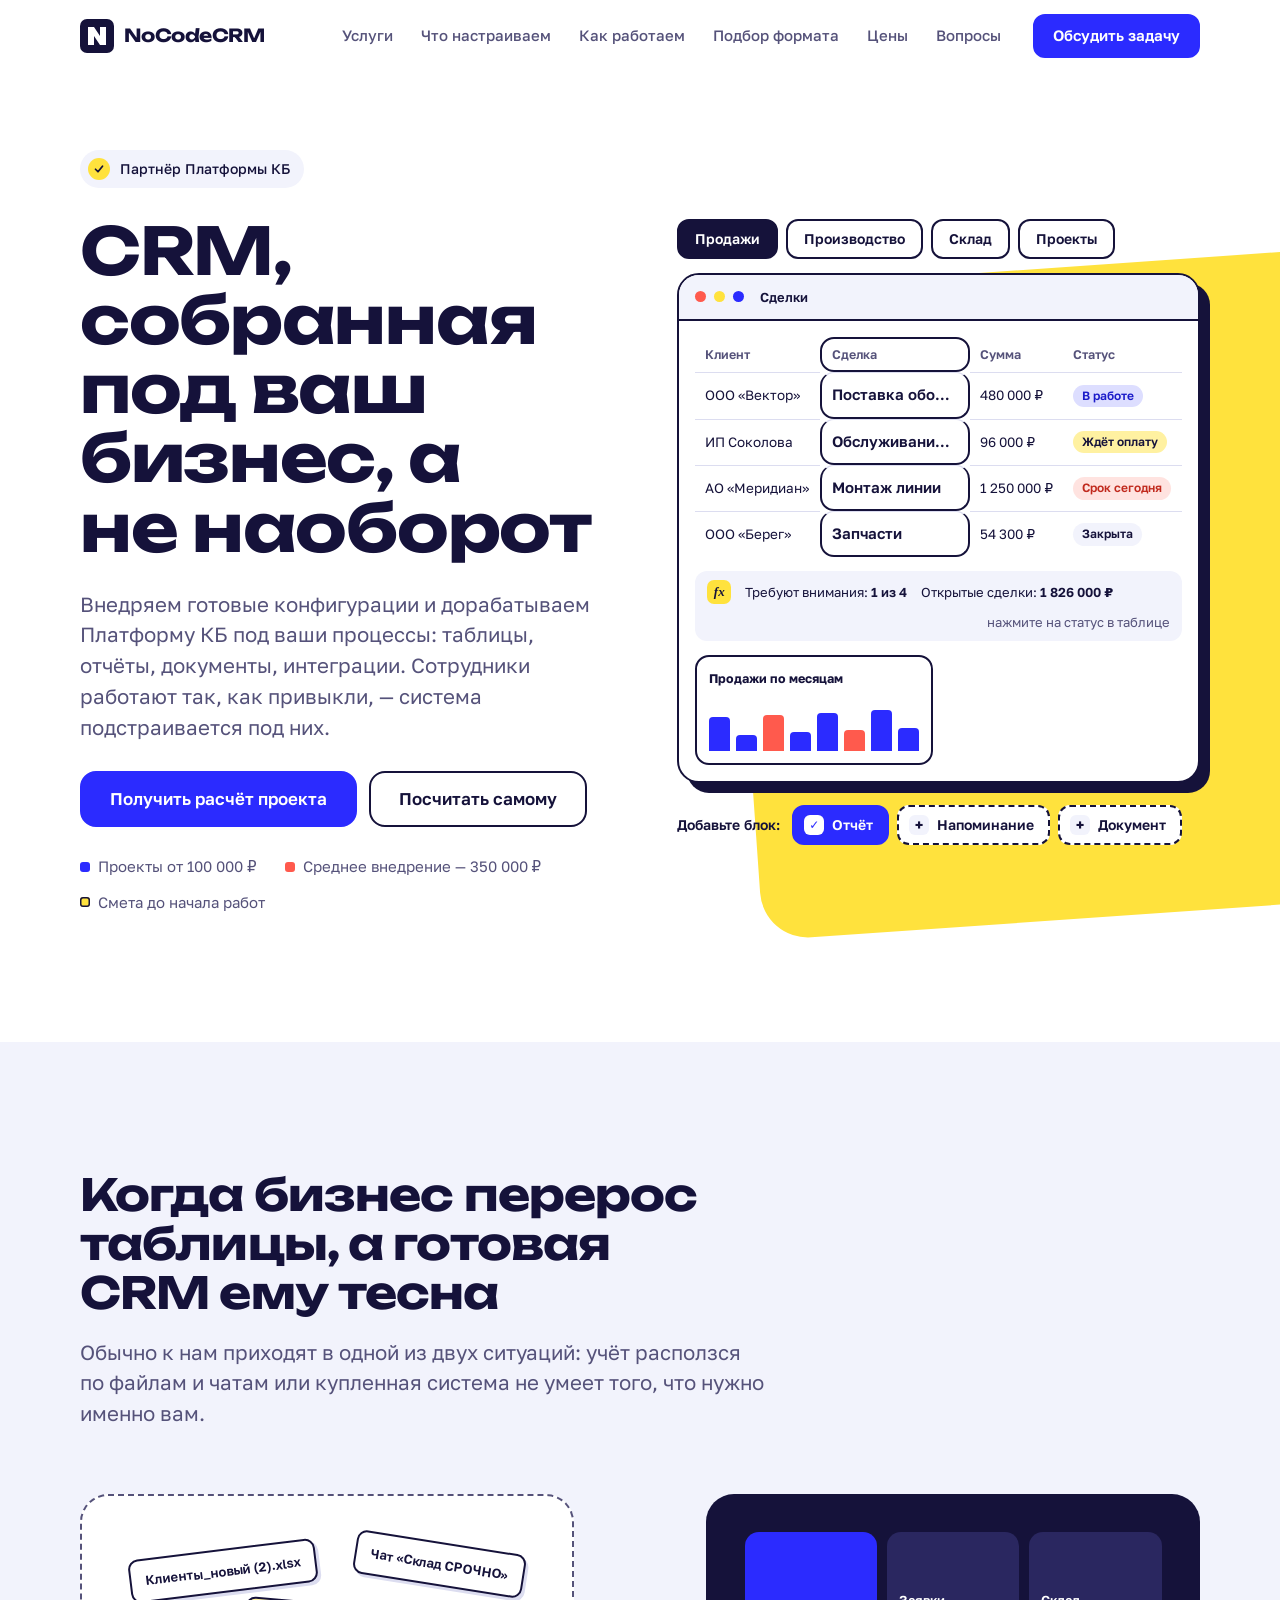
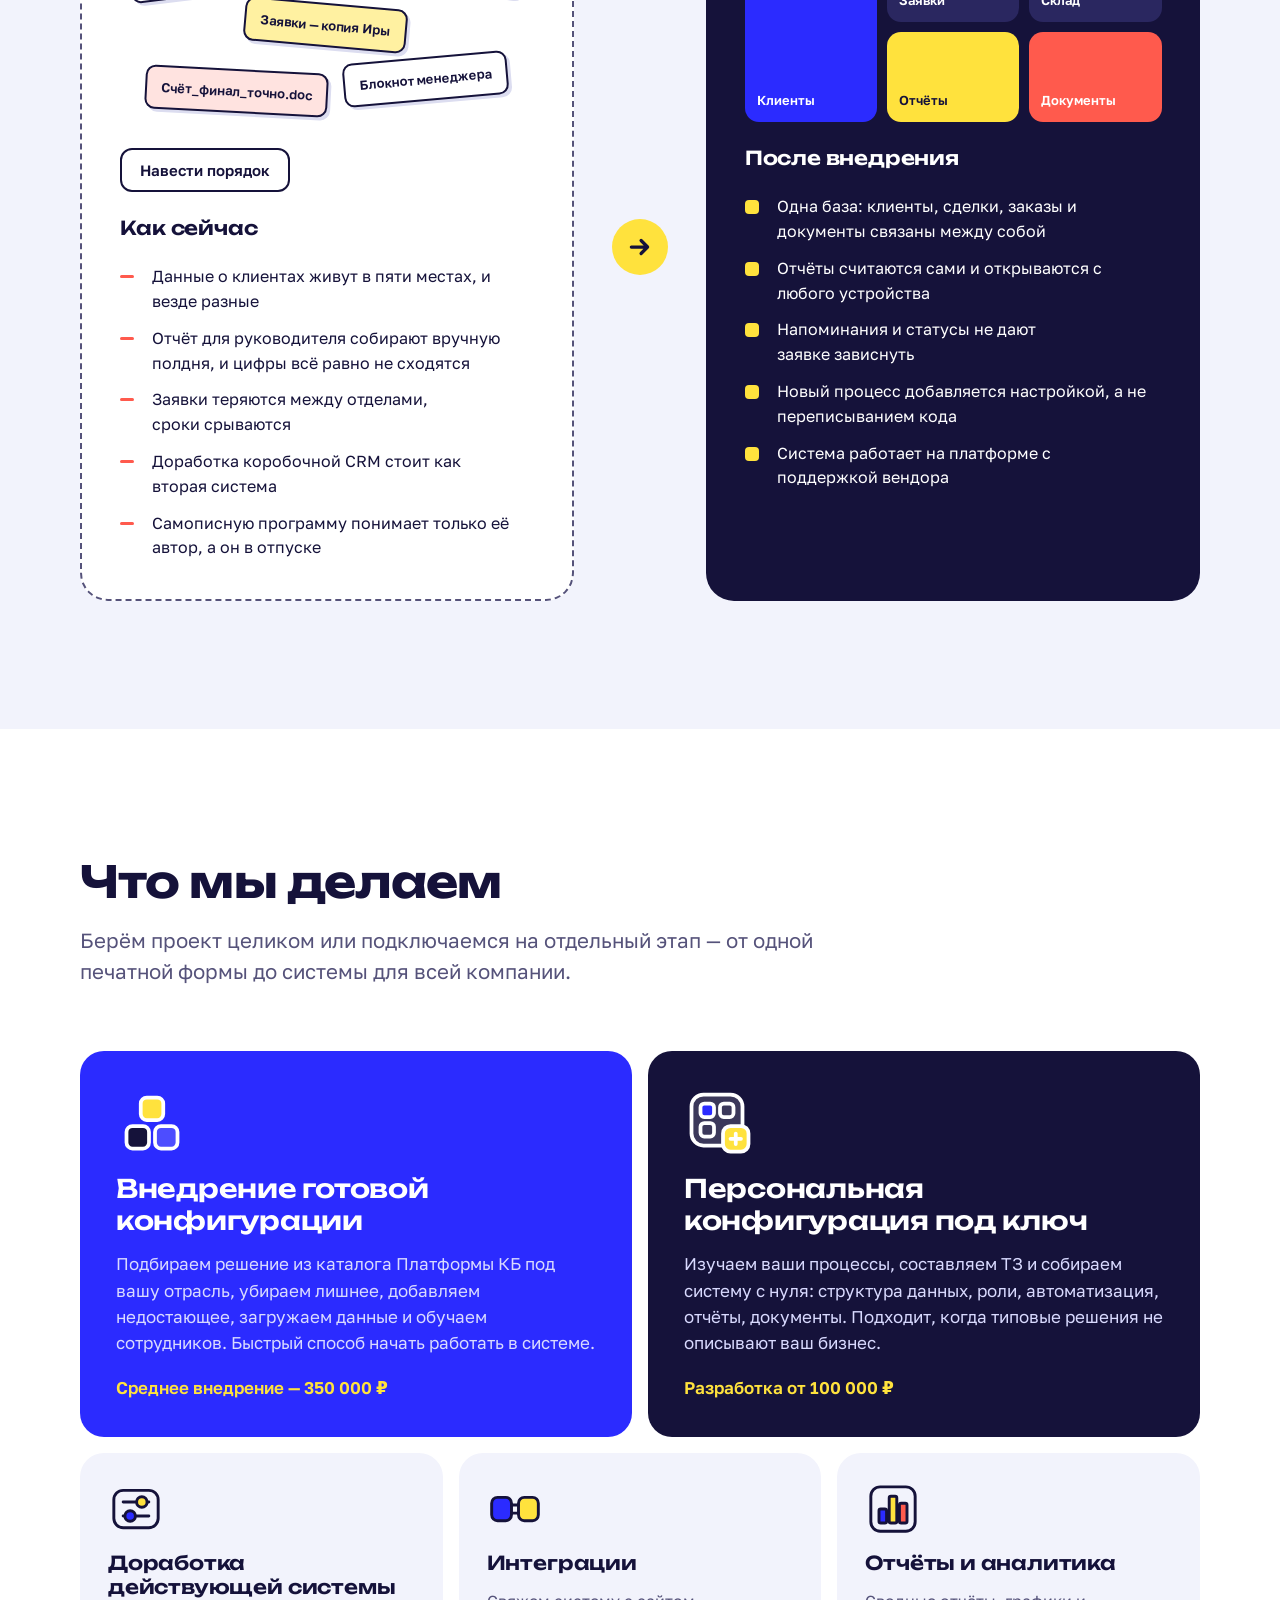
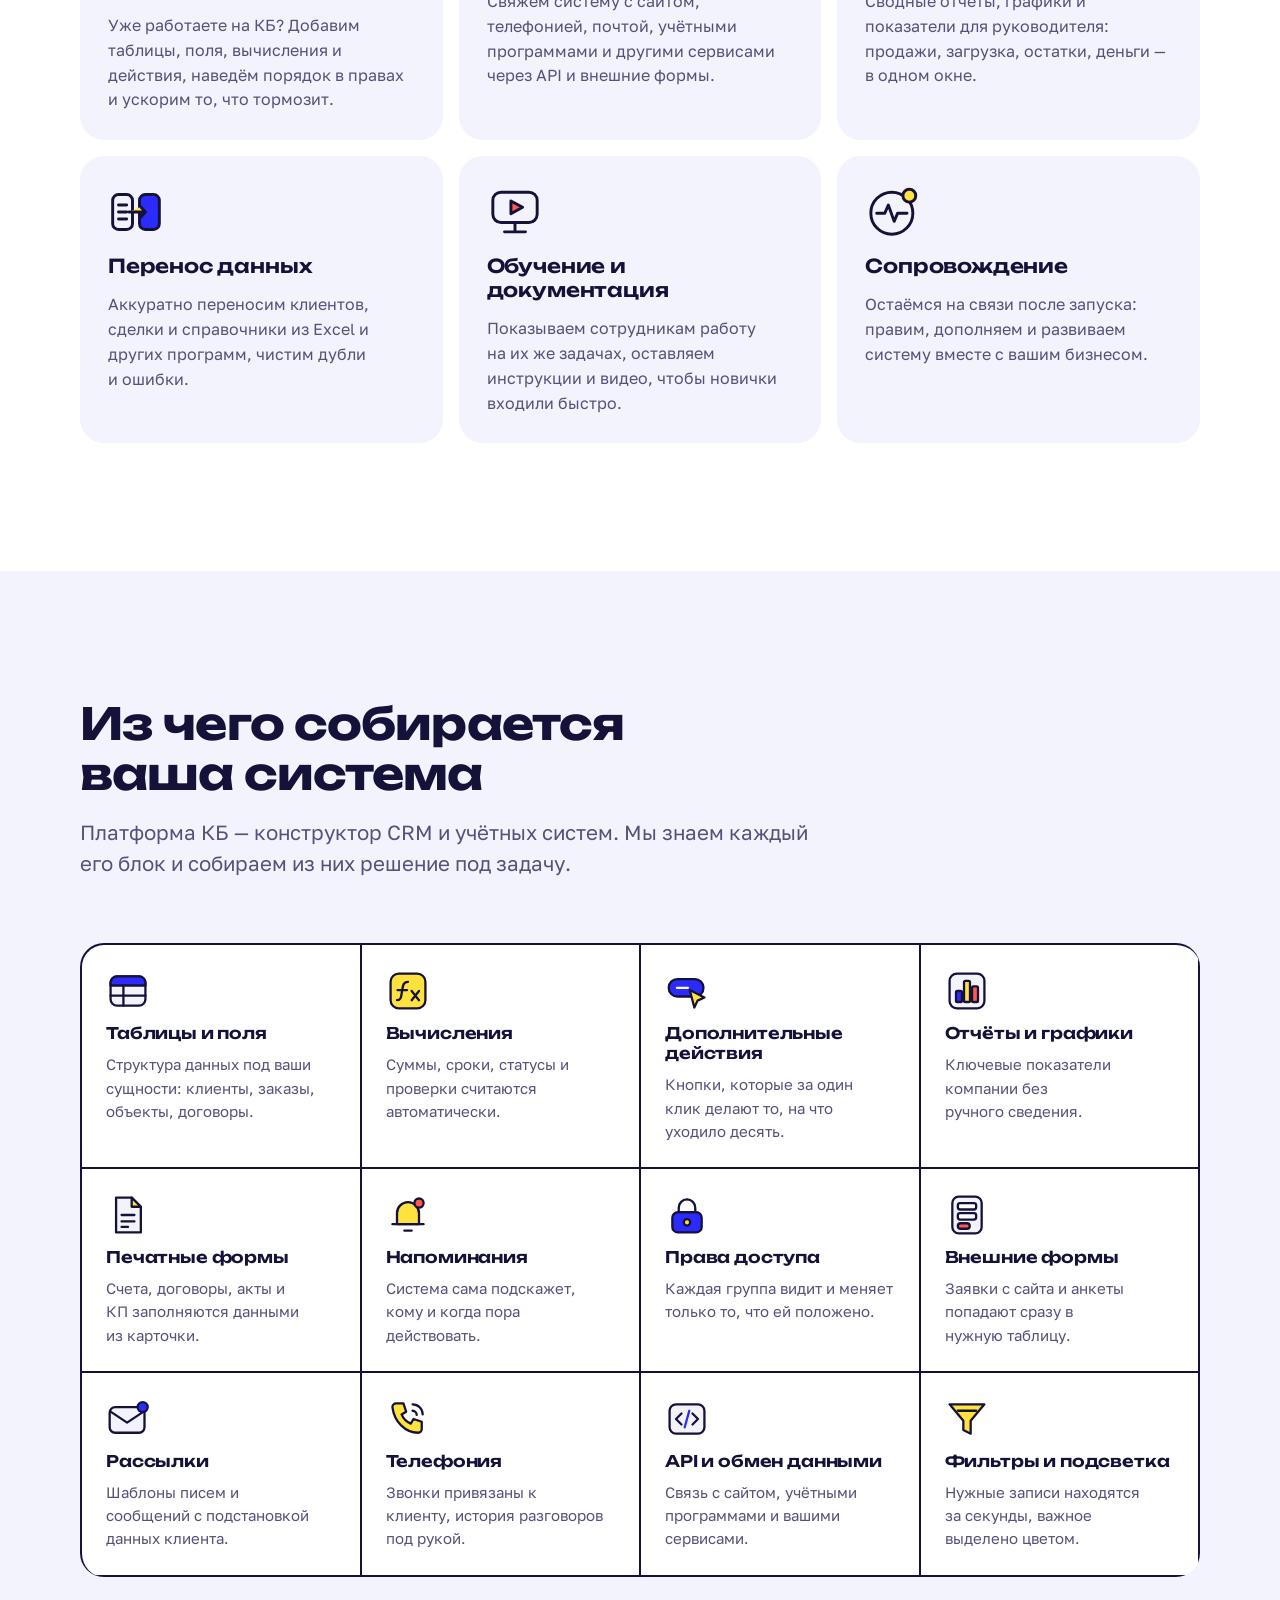
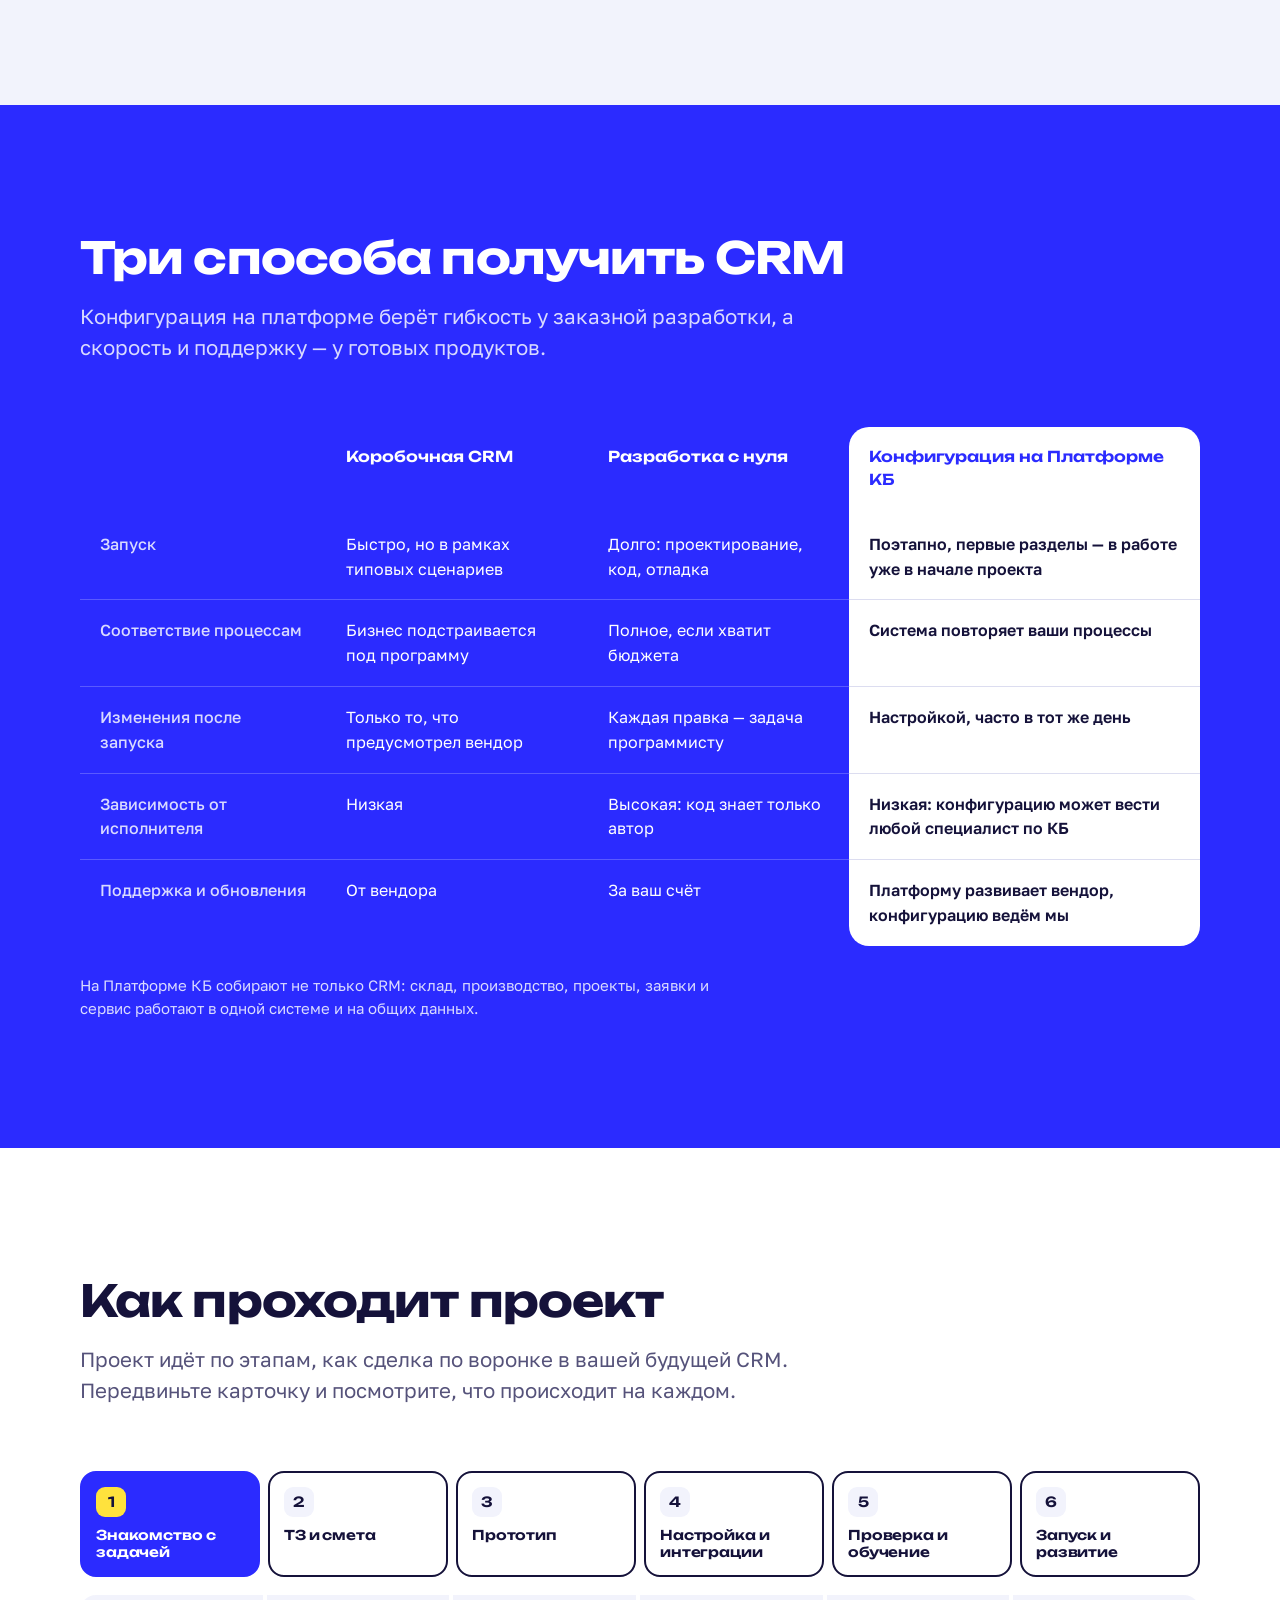
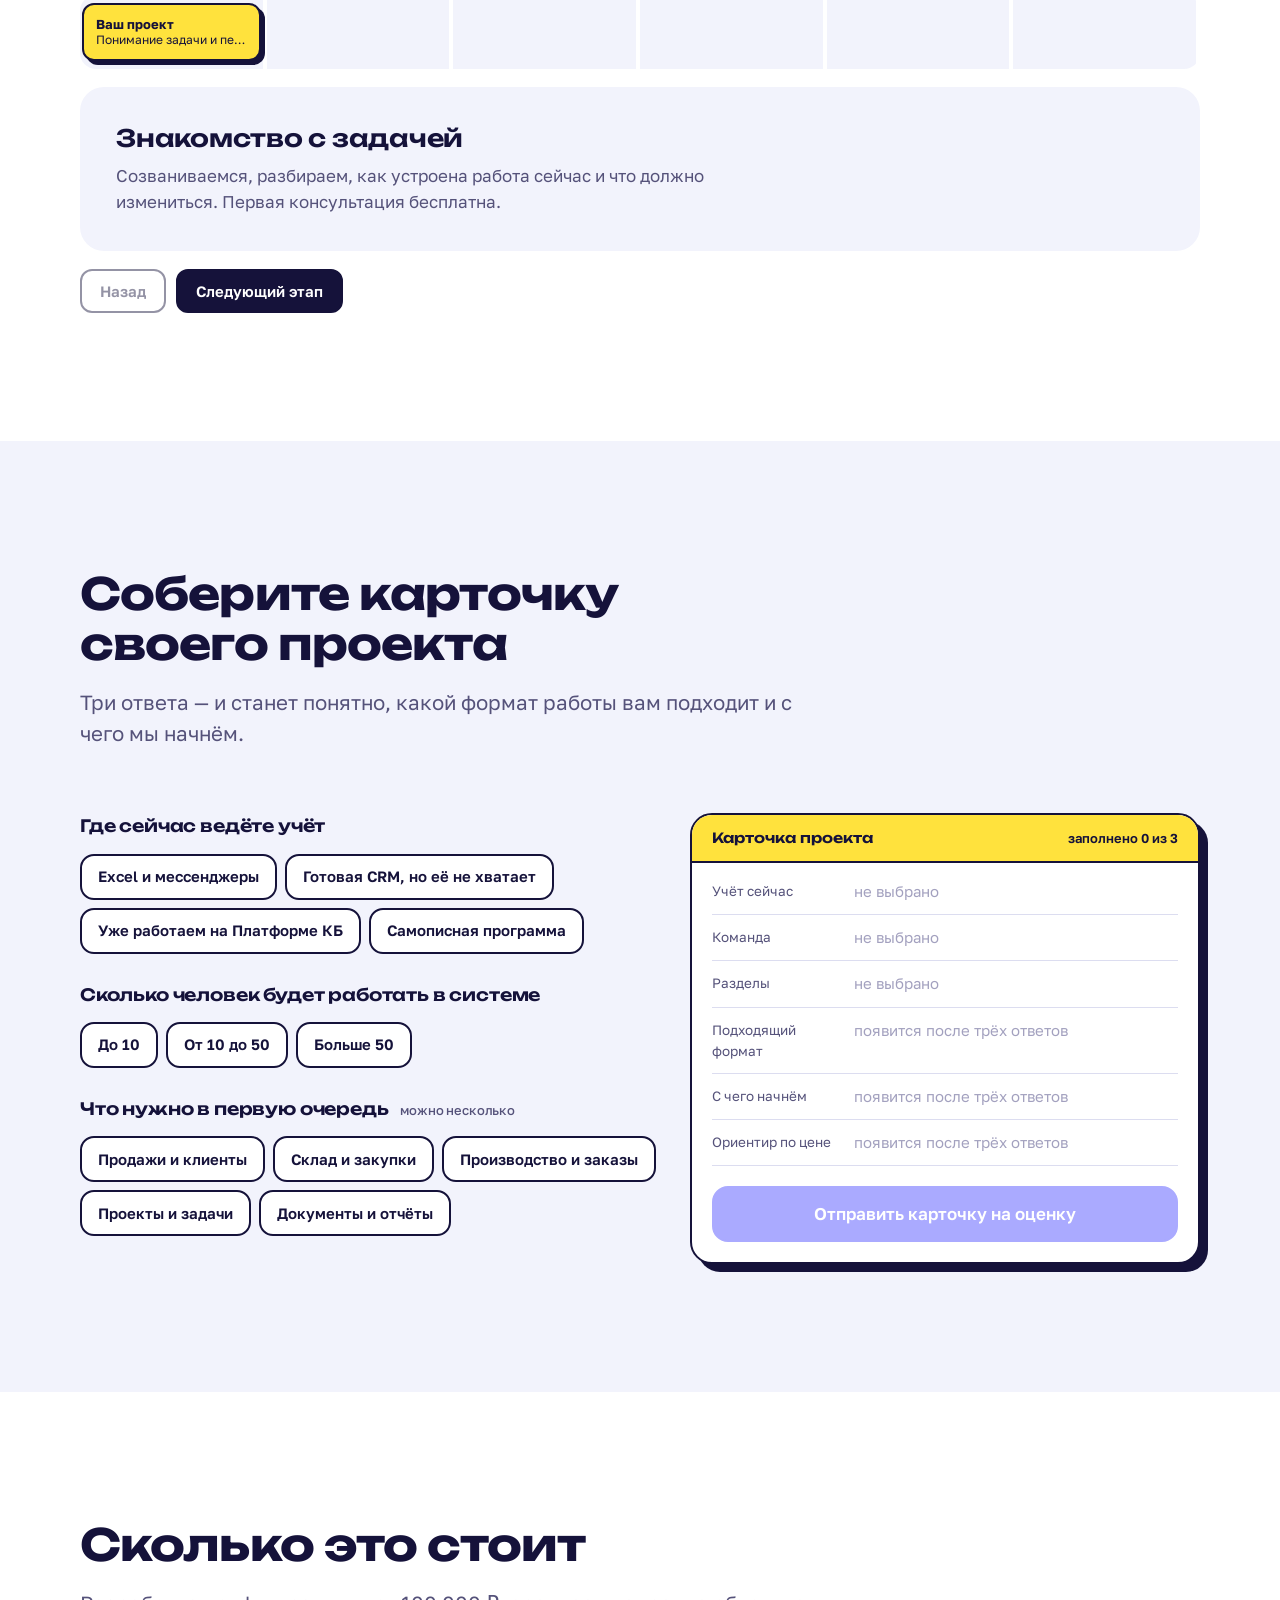
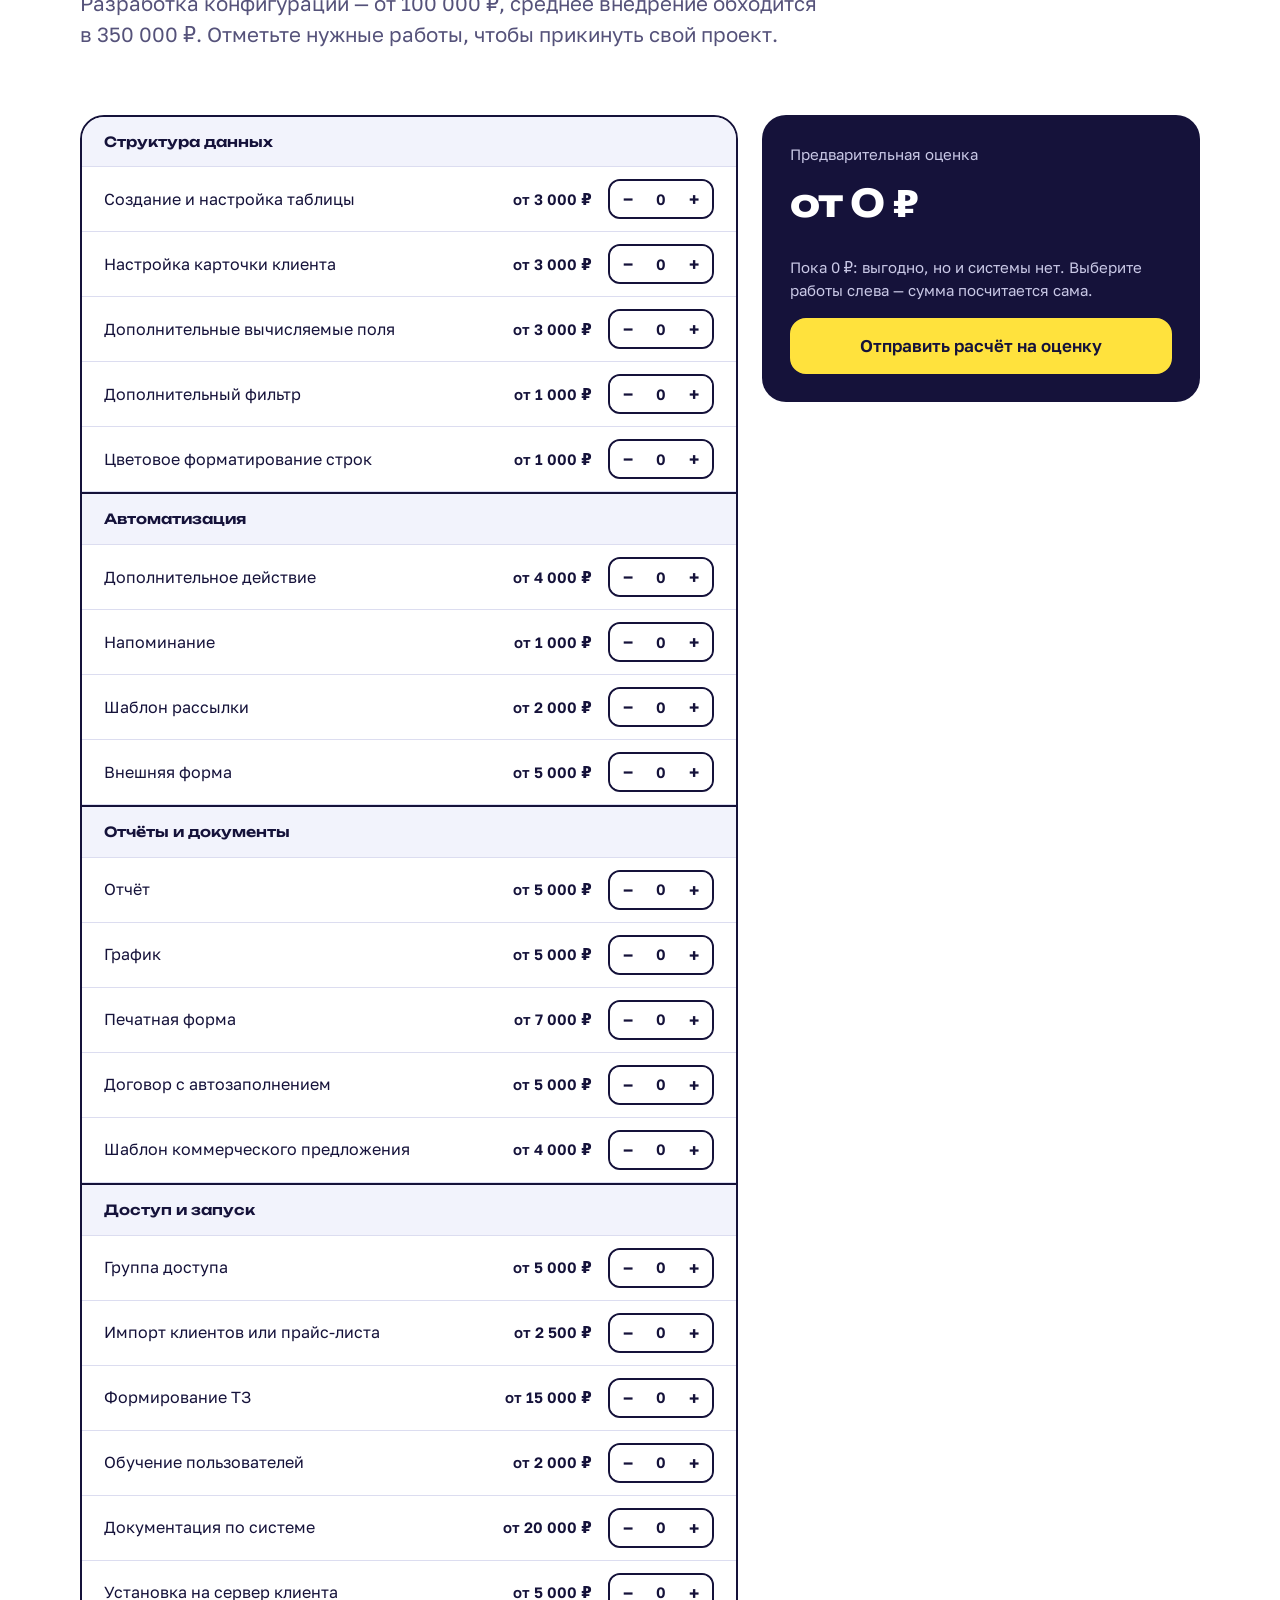
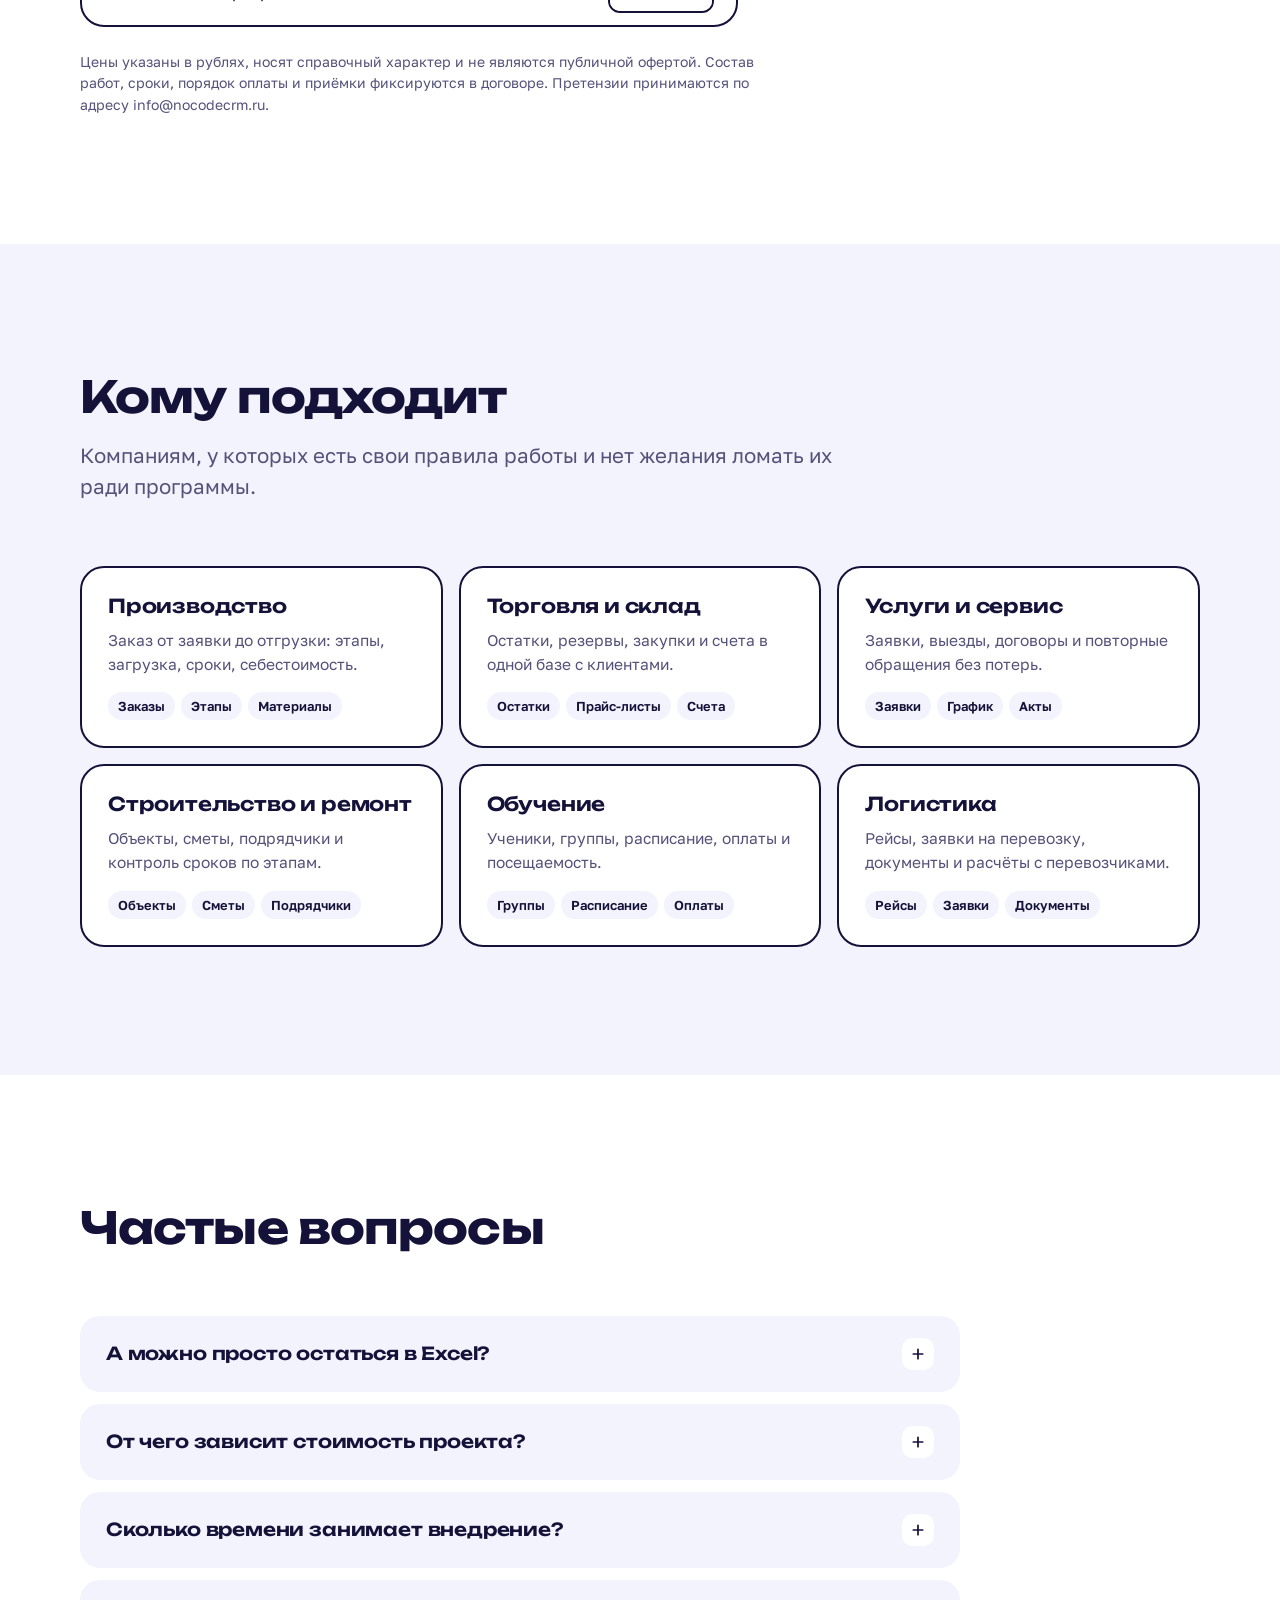
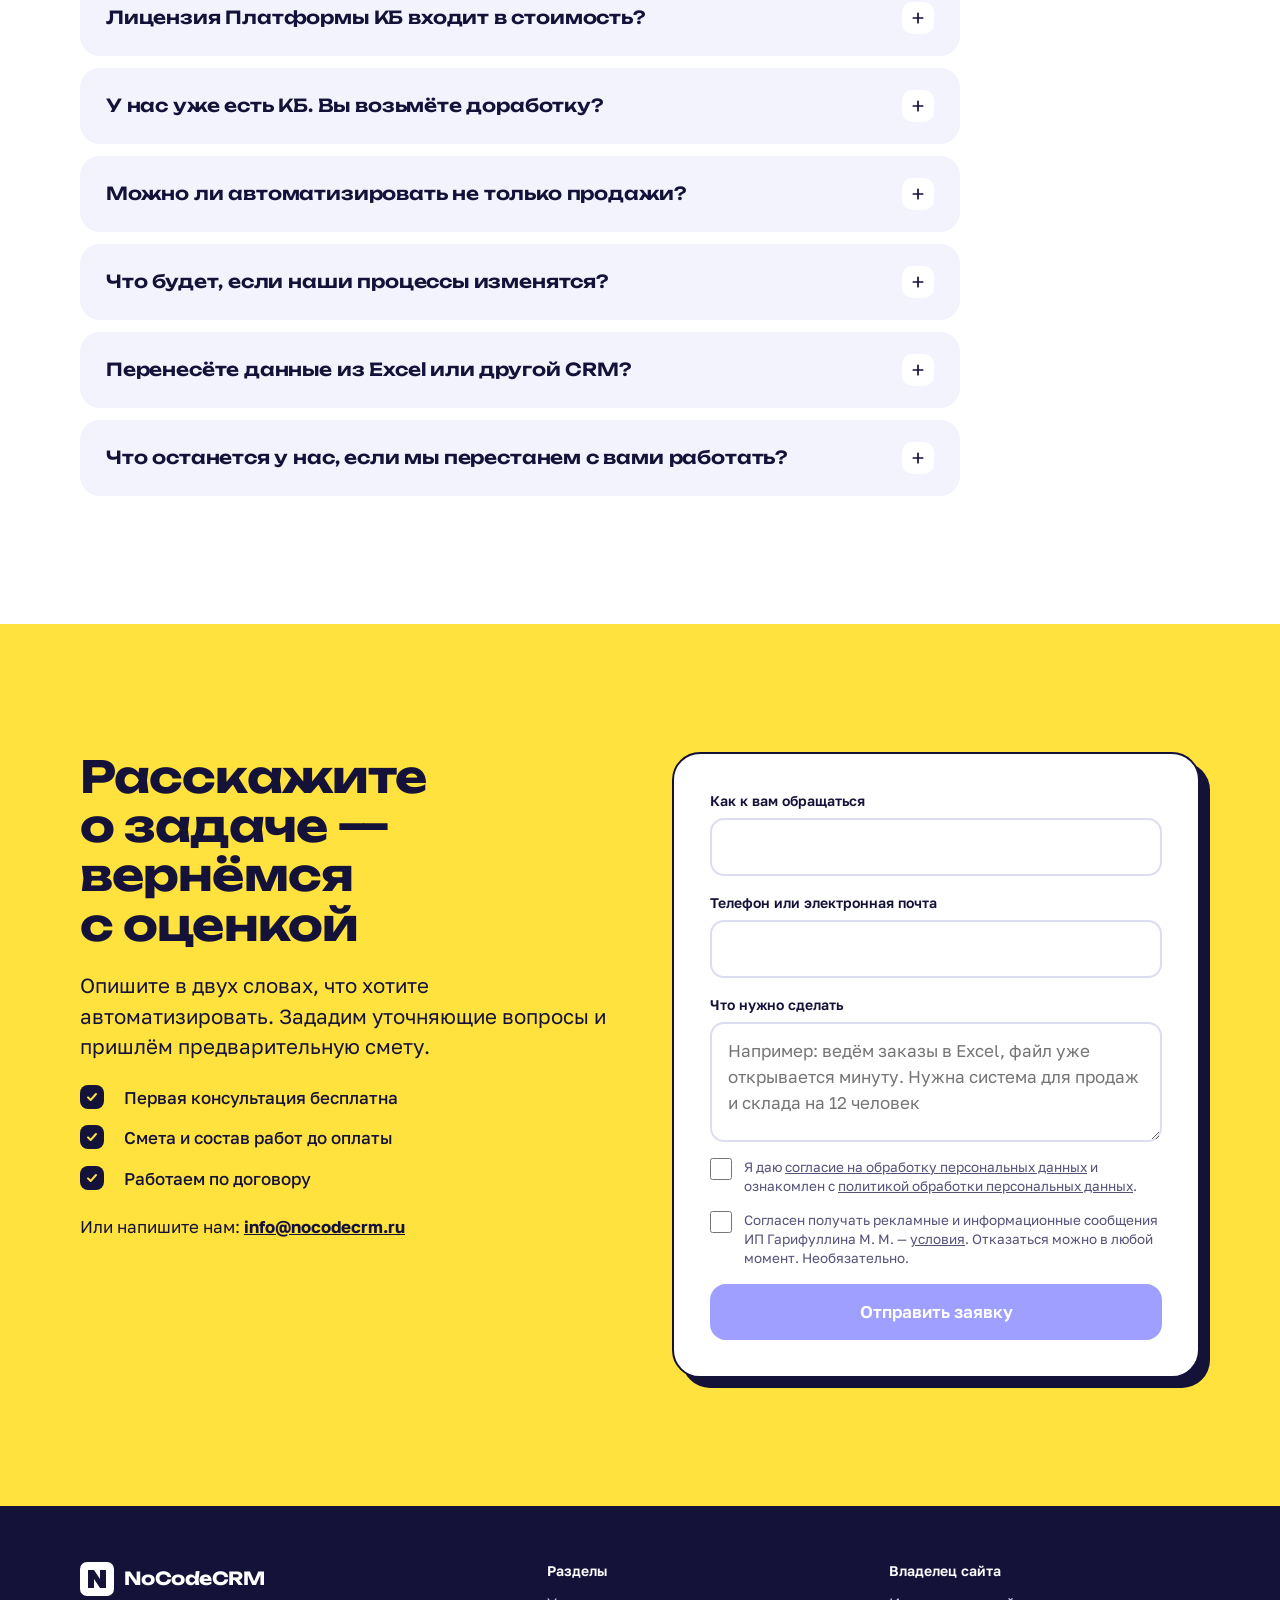
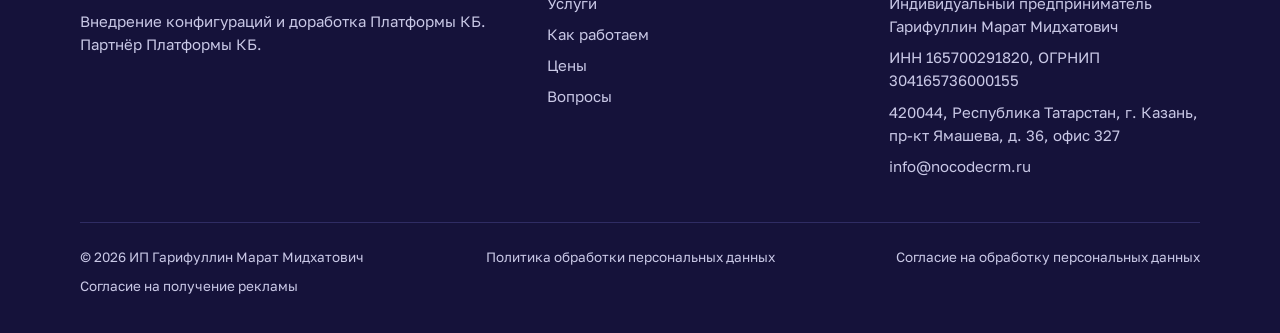
<file: index.html>
<!DOCTYPE html>
<html lang="ru">
<head>
<meta charset="utf-8">
<meta name="viewport" content="width=device-width, initial-scale=1">
<title>NoCodeCRM — внедрение и доработка CRM на Платформе КБ под ключ</title>
<meta name="description" content="Внедряем готовые конфигурации и настраиваем персональные CRM на Платформе КБ: таблицы, отчёты, документы, интеграции, обучение. Проекты от 100 000 ₽. Партнёр Платформы КБ, Казань.">
<link rel="canonical" href="https://nocodecrm.ru/">
<meta property="og:type" content="website">
<meta property="og:url" content="https://nocodecrm.ru/">
<meta property="og:title" content="NoCodeCRM — CRM, собранная под ваш бизнес">
<meta property="og:description" content="Внедрение конфигураций и доработка Платформы КБ под ключ. Проекты от 100 000 ₽.">
<meta property="og:image" content="https://nocodecrm.ru/assets/img/og.png">
<meta name="theme-color" content="#2B2BFF">
<link rel="icon" href="assets/img/favicon.svg" type="image/svg+xml">
<link rel="preload" href="assets/fonts/unbounded-cyrillic-wght-normal.woff2" as="font" type="font/woff2" crossorigin>
<link rel="preload" href="assets/fonts/golos-text-cyrillic-wght-normal.woff2" as="font" type="font/woff2" crossorigin>
<link rel="stylesheet" href="assets/css/style.css">
<style>
symbol g{fill:none;stroke:var(--ink);stroke-width:2.5;stroke-linecap:round;stroke-linejoin:round}
.ia{fill:var(--blue)}.ib{fill:var(--lemon)}.ic{fill:var(--coral)}.ip{fill:var(--paper)}
</style>
</head>
<body>

<!-- Набор иконок NoCodeCRM. Нарисованы для этого сайта, сетка 48×48 -->
<svg width="0" height="0" style="position:absolute" aria-hidden="true">
  <symbol id="i-config" viewBox="0 0 48 48"><g><rect class="ia" x="7" y="26" width="15" height="15" rx="4"/><rect class="ip" x="26" y="26" width="15" height="15" rx="4"/><rect class="ib" x="16.5" y="7" width="15" height="15" rx="4"/></g></symbol>
  <symbol id="i-custom" viewBox="0 0 48 48"><g><rect class="ip" x="5" y="5" width="34" height="34" rx="8"/><rect class="ia" x="11" y="11" width="9" height="9" rx="2.5"/><rect x="24" y="11" width="9" height="9" rx="2.5"/><rect x="11" y="24" width="9" height="9" rx="2.5"/><rect class="ib" x="26" y="26" width="17" height="17" rx="5"/><path d="M34.5 31v7M31 34.5h7"/></g></symbol>
  <symbol id="i-tune" viewBox="0 0 48 48"><g><rect class="ip" x="5" y="8" width="38" height="32" rx="8"/><path d="M13 18h22M13 30h22"/><circle class="ib" cx="29" cy="18" r="4.5"/><circle class="ia" cx="19" cy="30" r="4.5"/></g></symbol>
  <symbol id="i-link" viewBox="0 0 48 48"><g><rect class="ia" x="4" y="14" width="17" height="20" rx="5"/><rect class="ib" x="27" y="14" width="17" height="20" rx="5"/><path d="M21 20.5h6M21 27.5h6"/></g></symbol>
  <symbol id="i-report" viewBox="0 0 48 48"><g><rect class="ip" x="5" y="5" width="38" height="38" rx="8"/><rect class="ia" x="12" y="24" width="6.5" height="12" rx="1.5"/><rect class="ib" x="20.75" y="13" width="6.5" height="23" rx="1.5"/><rect class="ic" x="29.5" y="19" width="6.5" height="17" rx="1.5"/></g></symbol>
  <symbol id="i-move" viewBox="0 0 48 48"><g><rect class="ip" x="4" y="9" width="17" height="30" rx="5"/><rect class="ia" x="27" y="9" width="17" height="30" rx="5"/><path d="M9 18h7M9 24h7M9 30h7"/><path class="ib" d="M18 24h14l-4-4.5M32 24l-4 4.5" /></g></symbol>
  <symbol id="i-teach" viewBox="0 0 48 48"><g><rect class="ip" x="5" y="7" width="38" height="26" rx="7"/><path class="ic" d="M20.5 14.5l10 5.5-10 5.5z"/><path d="M24 33v7M15 41h18"/></g></symbol>
  <symbol id="i-support" viewBox="0 0 48 48"><g><circle class="ip" cx="23" cy="25" r="18"/><path d="M10 25h7l3-7 5 14 3-7h8"/><circle class="ib" cx="38" cy="10" r="5.5"/></g></symbol>
  <symbol id="i-table" viewBox="0 0 48 48"><g><rect class="ip" x="5" y="8" width="38" height="32" rx="7"/><path class="ia" d="M5 15a7 7 0 0 1 7-7h24a7 7 0 0 1 7 7v3H5z"/><path d="M5 29h38M19 18v22"/></g></symbol>
  <symbol id="i-fx" viewBox="0 0 48 48"><g><rect class="ib" x="5" y="5" width="38" height="38" rx="9"/><path d="M12 34c4.5 0 4.5-3.5 5.5-10s1.5-10 6.5-10M12.5 23H23M28 24l8 10M36 24l-8 10"/></g></symbol>
  <symbol id="i-bell" viewBox="0 0 48 48"><g><path class="ib" d="M12 34V22a12 12 0 0 1 24 0v12z"/><path d="M7 34h34M20 41h8"/><circle class="ic" cx="36" cy="11" r="5"/></g></symbol>
  <symbol id="i-doc" viewBox="0 0 48 48"><g><path class="ip" d="M11 5h17l10 10v28H11z"/><path class="ib" d="M28 5l10 10H28z"/><path d="M17 24h14M17 31h14M17 37h7"/></g></symbol>
  <symbol id="i-lock" viewBox="0 0 48 48"><g><path d="M15 21v-5a9 9 0 0 1 18 0v5"/><rect class="ia" x="8" y="21" width="32" height="22" rx="6"/><circle class="ib" cx="24" cy="32" r="3.5"/></g></symbol>
  <symbol id="i-form" viewBox="0 0 48 48"><g><rect class="ip" x="8" y="4" width="32" height="40" rx="7"/><rect x="14" y="11" width="20" height="7" rx="2.5" fill="#fff"/><rect x="14" y="22" width="20" height="7" rx="2.5" fill="#fff"/><rect class="ic" x="14" y="33" width="13" height="6" rx="3"/></g></symbol>
  <symbol id="i-mail" viewBox="0 0 48 48"><g><rect class="ip" x="4" y="11" width="38" height="28" rx="6"/><path d="M5 16l18 12 18-12"/><circle class="ia" cx="40" cy="11" r="5.5"/></g></symbol>
  <symbol id="i-phone" viewBox="0 0 48 48"><g><path class="ib" d="M11 7h8l3 9-5 3a18 18 0 0 0 10 10l3-5 9 3v8a4 4 0 0 1-4 4C21 39 9 27 7 11a4 4 0 0 1 4-4z"/><path d="M29 8a11 11 0 0 1 11 11M29 15a4.5 4.5 0 0 1 4.5 4.5"/></g></symbol>
  <symbol id="i-action" viewBox="0 0 48 48"><g><rect class="ia" x="4" y="11" width="38" height="19" rx="9.5"/><path d="M13 20.5h12" stroke="#fff"/><path class="ib" d="M27 23l5 19 3.5-7.5 7.5-3.5z"/></g></symbol>
  <symbol id="i-filter" viewBox="0 0 48 48"><g><path class="ib" d="M5 8h38L28 26v14l-8-4V26z"/><path d="M14 15h20" /></g></symbol>
  <symbol id="i-api" viewBox="0 0 48 48"><g><rect class="ip" x="5" y="8" width="38" height="32" rx="7"/><path d="M18 18l-6 6 6 6M30 18l6 6-6 6"/><path d="M26.5 15l-5 18" stroke="var(--blue)"/></g></symbol>
</svg>

<header class="top" id="top">
  <div class="wrap top-in">
    <a class="logo" href="#top" aria-label="NoCodeCRM — на главную">
      <svg viewBox="0 0 34 34" aria-hidden="true"><rect width="34" height="34" rx="7"/><path d="M8 8h6l6 9V8h6v18h-6l-6-9v9H8z"/></svg><span>NoCodeCRM</span>
    </a>
    <nav class="nav" id="nav" aria-label="Разделы страницы">
      <a href="#services">Услуги</a>
      <a href="#caps">Что настраиваем</a>
      <a href="#process">Как работаем</a>
      <a href="#pick">Подбор формата</a>
      <a href="#price">Цены</a>
      <a href="#faq">Вопросы</a>
    </nav>
    <a class="btn btn-sm btn-blue" href="#lead">Обсудить задачу</a>
    <button class="burger" id="burger" aria-label="Меню" aria-expanded="false" aria-controls="nav"><span></span><span></span><span></span></button>
  </div>
</header>

<main>

<!-- 1. Первый экран -->
<section class="hero">
  <div class="wrap hero-grid">
    <div class="hero-copy">
      <p class="partner"><i><svg viewBox="0 0 24 24"><path d="M5 12.5l5 5 9-11" fill="none" stroke="#15123A" stroke-width="3.5" stroke-linecap="round" stroke-linejoin="round"/></svg></i>Партнёр Платформы КБ</p>
      <h1>CRM, собранная под ваш бизнес, а не наоборот</h1>
      <p class="lead">Внедряем готовые конфигурации и дорабатываем Платформу КБ под ваши процессы: таблицы, отчёты, документы, интеграции. Сотрудники работают так, как привыкли, — система подстраивается под них.</p>
      <div class="hero-cta">
        <a class="btn btn-blue" href="#lead">Получить расчёт проекта</a>
        <a class="btn btn-ghost" href="#price">Посчитать самому</a>
      </div>
      <ul class="hero-facts">
        <li>Проекты от 100 000 ₽</li>
        <li>Среднее внедрение — 350 000 ₽</li>
        <li>Смета до начала работ</li>
      </ul>
    </div>

    <div class="builder" aria-label="Пример: как система собирается из блоков">
      <div class="b-tabs" role="tablist" aria-label="Отдел">
        <button class="b-tab" role="tab" aria-selected="true" data-tab="sales">Продажи</button>
        <button class="b-tab" role="tab" aria-selected="false" data-tab="prod">Производство</button>
        <button class="b-tab" role="tab" aria-selected="false" data-tab="stock">Склад</button>
        <button class="b-tab" role="tab" aria-selected="false" data-tab="proj">Проекты</button>
      </div>
      <div class="b-win">
        <div class="b-bar"><i></i><i></i><i></i><span id="b-title">Сделки</span></div>
        <div class="b-body">
          <table class="b-table" id="b-table"></table>
          <div class="b-fx" id="b-fx"></div>
          <div class="b-extra" id="b-extra"></div>
        </div>
      </div>
      <div class="b-tools">
        <span>Добавьте блок:</span>
        <button class="b-tool" aria-pressed="true" data-tool="report">Отчёт</button>
        <button class="b-tool" aria-pressed="false" data-tool="bell">Напоминание</button>
        <button class="b-tool" aria-pressed="false" data-tool="doc">Документ</button>
      </div>
    </div>
  </div>
</section>

<!-- 2. До и после -->
<section class="sec sec-paper" id="why">
  <div class="wrap">
    <div class="sec-head">
      <h2>Когда бизнес перерос таблицы, а готовая CRM ему тесна</h2>
      <p class="lead">Обычно к нам приходят в одной из двух ситуаций: учёт расползся по файлам и чатам или купленная система не умеет того, что нужно именно вам.</p>
    </div>
    <div class="ba">
      <div class="ba-col ba-before">
        <div class="ba-pic" aria-hidden="true">
          <span class="sheet">Клиенты_новый (2).xlsx</span>
          <span class="sheet">Заявки — копия Иры</span>
          <span class="sheet">Чат «Склад СРОЧНО»</span>
          <span class="sheet">Счёт_финал_точно.doc</span>
          <span class="sheet">Блокнот менеджера</span>
        </div>
        <button class="btn btn-sm btn-ghost tidy-btn" type="button" id="tidy" aria-pressed="false">Навести порядок</button>
        <p class="tidy-note hidden" id="tidy-note">Уже лучше. Но это всё ещё пять файлов — настоящий порядок справа.</p>
        <h3>Как сейчас</h3>
        <ul class="ba-list">
          <li>Данные о клиентах живут в пяти местах, и везде разные</li>
          <li>Отчёт для руководителя собирают вручную полдня, и цифры всё равно не сходятся</li>
          <li>Заявки теряются между отделами, сроки срываются</li>
          <li>Доработка коробочной CRM стоит как вторая система</li>
          <li>Самописную программу понимает только её автор, а он в отпуске</li>
        </ul>
      </div>
      <div class="ba-arrow" aria-hidden="true"><svg viewBox="0 0 24 24"><path d="M4 12h15M13 6l6 6-6 6" fill="none" stroke="#15123A" stroke-width="3" stroke-linecap="round" stroke-linejoin="round"/></svg></div>
      <div class="ba-col ba-after">
        <div class="neat" aria-hidden="true">
          <div>Клиенты</div><div>Заявки</div><div>Склад</div><div>Отчёты</div><div>Документы</div>
        </div>
        <h3>После внедрения</h3>
        <ul class="ba-list">
          <li>Одна база: клиенты, сделки, заказы и документы связаны между собой</li>
          <li>Отчёты считаются сами и открываются с любого устройства</li>
          <li>Напоминания и статусы не дают заявке зависнуть</li>
          <li>Новый процесс добавляется настройкой, а не переписыванием кода</li>
          <li>Система работает на платформе с поддержкой вендора</li>
        </ul>
      </div>
    </div>
  </div>
</section>

<!-- 3. Услуги -->
<section class="sec" id="services">
  <div class="wrap">
    <div class="sec-head">
      <h2>Что мы делаем</h2>
      <p class="lead">Берём проект целиком или подключаемся на отдельный этап — от одной печатной формы до системы для всей компании.</p>
    </div>
    <div class="svc">
      <article class="svc-item big">
        <svg class="ico"><use href="#i-config"/></svg>
        <h3>Внедрение готовой конфигурации</h3>
        <p>Подбираем решение из каталога Платформы КБ под вашу отрасль, убираем лишнее, добавляем недостающее, загружаем данные и обучаем сотрудников. Быстрый способ начать работать в системе.</p>
        <p class="price">Среднее внедрение — 350 000 ₽</p>
      </article>
      <article class="svc-item big alt">
        <svg class="ico"><use href="#i-custom"/></svg>
        <h3>Персональная конфигурация под ключ</h3>
        <p>Изучаем ваши процессы, составляем ТЗ и собираем систему с нуля: структура данных, роли, автоматизация, отчёты, документы. Подходит, когда типовые решения не описывают ваш бизнес.</p>
        <p class="price">Разработка от 100 000 ₽</p>
      </article>
      <article class="svc-item">
        <svg class="ico"><use href="#i-tune"/></svg>
        <h3>Доработка действующей системы</h3>
        <p>Уже работаете на КБ? Добавим таблицы, поля, вычисления и действия, наведём порядок в правах и ускорим то, что тормозит.</p>
      </article>
      <article class="svc-item">
        <svg class="ico"><use href="#i-link"/></svg>
        <h3>Интеграции</h3>
        <p>Свяжем систему с сайтом, телефонией, почтой, учётными программами и другими сервисами через API и внешние формы.</p>
      </article>
      <article class="svc-item">
        <svg class="ico"><use href="#i-report"/></svg>
        <h3>Отчёты и аналитика</h3>
        <p>Сводные отчёты, графики и показатели для руководителя: продажи, загрузка, остатки, деньги — в одном окне.</p>
      </article>
      <article class="svc-item">
        <svg class="ico"><use href="#i-move"/></svg>
        <h3>Перенос данных</h3>
        <p>Аккуратно переносим клиентов, сделки и справочники из Excel и других программ, чистим дубли и ошибки.</p>
      </article>
      <article class="svc-item">
        <svg class="ico"><use href="#i-teach"/></svg>
        <h3>Обучение и документация</h3>
        <p>Показываем сотрудникам работу на их же задачах, оставляем инструкции и видео, чтобы новички входили быстро.</p>
      </article>
      <article class="svc-item">
        <svg class="ico"><use href="#i-support"/></svg>
        <h3>Сопровождение</h3>
        <p>Остаёмся на связи после запуска: правим, дополняем и развиваем систему вместе с вашим бизнесом.</p>
      </article>
    </div>
  </div>
</section>

<!-- 4. Что настраиваем -->
<section class="sec sec-paper" id="caps">
  <div class="wrap">
    <div class="sec-head">
      <h2>Из чего собирается ваша система</h2>
      <p class="lead">Платформа КБ — конструктор CRM и учётных систем. Мы знаем каждый его блок и собираем из них решение под задачу.</p>
    </div>
    <div class="caps">
      <div class="cap"><svg class="ico"><use href="#i-table"/></svg><h3>Таблицы и поля</h3><p>Структура данных под ваши сущности: клиенты, заказы, объекты, договоры.</p></div>
      <div class="cap"><svg class="ico"><use href="#i-fx"/></svg><h3>Вычисления</h3><p>Суммы, сроки, статусы и проверки считаются автоматически.</p></div>
      <div class="cap"><svg class="ico"><use href="#i-action"/></svg><h3>Дополнительные действия</h3><p>Кнопки, которые за один клик делают то, на что уходило десять.</p></div>
      <div class="cap"><svg class="ico"><use href="#i-report"/></svg><h3>Отчёты и графики</h3><p>Ключевые показатели компании без ручного сведения.</p></div>
      <div class="cap"><svg class="ico"><use href="#i-doc"/></svg><h3>Печатные формы</h3><p>Счета, договоры, акты и КП заполняются данными из карточки.</p></div>
      <div class="cap"><svg class="ico"><use href="#i-bell"/></svg><h3>Напоминания</h3><p>Система сама подскажет, кому и когда пора действовать.</p></div>
      <div class="cap"><svg class="ico"><use href="#i-lock"/></svg><h3>Права доступа</h3><p>Каждая группа видит и меняет только то, что ей положено.</p></div>
      <div class="cap"><svg class="ico"><use href="#i-form"/></svg><h3>Внешние формы</h3><p>Заявки с сайта и анкеты попадают сразу в нужную таблицу.</p></div>
      <div class="cap"><svg class="ico"><use href="#i-mail"/></svg><h3>Рассылки</h3><p>Шаблоны писем и сообщений с подстановкой данных клиента.</p></div>
      <div class="cap"><svg class="ico"><use href="#i-phone"/></svg><h3>Телефония</h3><p>Звонки привязаны к клиенту, история разговоров под рукой.</p></div>
      <div class="cap"><svg class="ico"><use href="#i-api"/></svg><h3>API и обмен данными</h3><p>Связь с сайтом, учётными программами и вашими сервисами.</p></div>
      <div class="cap"><svg class="ico"><use href="#i-filter"/></svg><h3>Фильтры и подсветка</h3><p>Нужные записи находятся за секунды, важное выделено цветом.</p></div>
    </div>
  </div>
</section>

<!-- 5. Сравнение -->
<section class="sec sec-blue" id="compare">
  <div class="wrap">
    <div class="sec-head">
      <h2>Три способа получить CRM</h2>
      <p class="lead">Конфигурация на платформе берёт гибкость у заказной разработки, а скорость и поддержку — у готовых продуктов.</p>
    </div>
    <div class="cmp-scroll">
      <table class="cmp">
        <thead><tr><th></th><th>Коробочная CRM</th><th>Разработка с нуля</th><th class="us">Конфигурация на Платформе КБ</th></tr></thead>
        <tbody>
          <tr><th>Запуск</th><td>Быстро, но в рамках типовых сценариев</td><td>Долго: проектирование, код, отладка</td><td class="us">Поэтапно, первые разделы — в работе уже в начале проекта</td></tr>
          <tr><th>Соответствие процессам</th><td>Бизнес подстраивается под программу</td><td>Полное, если хватит бюджета</td><td class="us">Система повторяет ваши процессы</td></tr>
          <tr><th>Изменения после запуска</th><td>Только то, что предусмотрел вендор</td><td>Каждая правка — задача программисту</td><td class="us">Настройкой, часто в тот же день</td></tr>
          <tr><th>Зависимость от исполнителя</th><td>Низкая</td><td>Высокая: код знает только автор</td><td class="us">Низкая: конфигурацию может вести любой специалист по КБ</td></tr>
          <tr><th>Поддержка и обновления</th><td>От вендора</td><td>За ваш счёт</td><td class="us">Платформу развивает вендор, конфигурацию ведём мы</td></tr>
        </tbody>
      </table>
    </div>
    <p class="cmp-note">На Платформе КБ собирают не только CRM: склад, производство, проекты, заявки и сервис работают в одной системе и на общих данных.</p>
  </div>
</section>

<!-- 6. Этапы -->
<section class="sec" id="process">
  <div class="wrap">
    <div class="sec-head">
      <h2>Как проходит проект</h2>
      <p class="lead">Проект идёт по этапам, как сделка по воронке в вашей будущей CRM. Передвиньте карточку и посмотрите, что происходит на каждом.</p>
    </div>
    <div class="pipe" id="pipe">
      <div class="pipe-stages" role="tablist" aria-label="Этапы проекта">
        <button class="pipe-stage" role="tab" id="ps0" aria-controls="pp0" aria-selected="true" data-i="0"><span>1</span>Знакомство с задачей</button>
        <button class="pipe-stage" role="tab" id="ps1" aria-controls="pp1" aria-selected="false" data-i="1"><span>2</span>ТЗ и смета</button>
        <button class="pipe-stage" role="tab" id="ps2" aria-controls="pp2" aria-selected="false" data-i="2"><span>3</span>Прототип</button>
        <button class="pipe-stage" role="tab" id="ps3" aria-controls="pp3" aria-selected="false" data-i="3"><span>4</span>Настройка и интеграции</button>
        <button class="pipe-stage" role="tab" id="ps4" aria-controls="pp4" aria-selected="false" data-i="4"><span>5</span>Проверка и обучение</button>
        <button class="pipe-stage" role="tab" id="ps5" aria-controls="pp5" aria-selected="false" data-i="5"><span>6</span>Запуск и развитие</button>
      </div>
      <div class="pipe-track" aria-hidden="true"><div class="pipe-card" id="pipe-card"><b>Ваш проект</b><span id="pipe-res">Понимание задачи и первые идеи</span></div></div>
      <div class="pipe-panel" role="tabpanel" id="pp0" aria-labelledby="ps0" data-res="Понимание задачи и первые идеи"><h3>Знакомство с задачей</h3><p>Созваниваемся, разбираем, как устроена работа сейчас и что должно измениться. Первая консультация бесплатна.</p></div>
      <div class="pipe-panel hidden" role="tabpanel" id="pp1" aria-labelledby="ps1" data-res="ТЗ и смета с ценой"><h3>ТЗ и смета</h3><p>Описываем состав системы простым языком и фиксируем стоимость и порядок работ до старта.</p></div>
      <div class="pipe-panel hidden" role="tabpanel" id="pp2" aria-labelledby="ps2" data-res="Рабочий прототип"><h3>Прототип</h3><p>Собираем основу системы, чтобы вы посмотрели её вживую и поправили курс, пока это дёшево.</p></div>
      <div class="pipe-panel hidden" role="tabpanel" id="pp3" aria-labelledby="ps3" data-res="Настроенная система"><h3>Настройка и интеграции</h3><p>Строим таблицы, автоматизацию, отчёты и документы. Крупные проекты сдаём частями.</p></div>
      <div class="pipe-panel hidden" role="tabpanel" id="pp4" aria-labelledby="ps4" data-res="Команда умеет работать"><h3>Проверка и обучение</h3><p>Вы тестируете систему на реальных задачах, мы исправляем замечания и обучаем команду.</p></div>
      <div class="pipe-panel hidden" role="tabpanel" id="pp5" aria-labelledby="ps5" data-res="Система в работе"><h3>Запуск и развитие</h3><p>Переносим данные, запускаем в работу и остаёмся рядом: дорабатываем по мере роста бизнеса.</p></div>
      <div class="pipe-nav"><button class="btn btn-sm btn-ghost" type="button" id="pipe-prev">Назад</button><button class="btn btn-sm" type="button" id="pipe-next">Следующий этап</button></div>
    </div>
  </div>
</section>

<!-- Подбор формата -->
<section class="sec sec-paper" id="pick">
  <div class="wrap">
    <div class="sec-head">
      <h2>Соберите карточку своего проекта</h2>
      <p class="lead">Три ответа — и станет понятно, какой формат работы вам подходит и с чего мы начнём.</p>
    </div>
    <div class="pick">
      <div class="pick-q">
        <fieldset data-q="src"><legend>Где сейчас ведёте учёт</legend>
          <button type="button" class="opt" data-v="excel">Excel и мессенджеры</button>
          <button type="button" class="opt" data-v="crm">Готовая CRM, но её не хватает</button>
          <button type="button" class="opt" data-v="kb">Уже работаем на Платформе КБ</button>
          <button type="button" class="opt" data-v="own">Самописная программа</button>
        </fieldset>
        <fieldset data-q="team"><legend>Сколько человек будет работать в системе</legend>
          <button type="button" class="opt" data-v="s">До 10</button>
          <button type="button" class="opt" data-v="m">От 10 до 50</button>
          <button type="button" class="opt" data-v="l">Больше 50</button>
        </fieldset>
        <fieldset data-q="areas" data-multi><legend>Что нужно в первую очередь <small>можно несколько</small></legend>
          <button type="button" class="opt" data-v="Продажи и клиенты">Продажи и клиенты</button>
          <button type="button" class="opt" data-v="Склад и закупки">Склад и закупки</button>
          <button type="button" class="opt" data-v="Производство и заказы">Производство и заказы</button>
          <button type="button" class="opt" data-v="Проекты и задачи">Проекты и задачи</button>
          <button type="button" class="opt" data-v="Документы и отчёты">Документы и отчёты</button>
        </fieldset>
      </div>
      <aside class="rec" aria-live="polite">
        <div class="rec-bar"><span>Карточка проекта</span><i id="rec-fill">заполнено 0 из 3</i></div>
        <dl>
          <div><dt>Учёт сейчас</dt><dd id="rec-src" class="empty">не выбрано</dd></div>
          <div><dt>Команда</dt><dd id="rec-team" class="empty">не выбрано</dd></div>
          <div><dt>Разделы</dt><dd id="rec-areas" class="empty">не выбрано</dd></div>
          <div class="rec-out"><dt>Подходящий формат</dt><dd id="rec-format" class="empty">появится после трёх ответов</dd></div>
          <div class="rec-out"><dt>С чего начнём</dt><dd id="rec-plan" class="empty">появится после трёх ответов</dd></div>
          <div class="rec-out"><dt>Ориентир по цене</dt><dd id="rec-price" class="empty">появится после трёх ответов</dd></div>
        </dl>
        <a class="btn btn-blue" href="#lead" id="rec-send" aria-disabled="true">Отправить карточку на оценку</a>
      </aside>
    </div>
  </div>
</section>

<!-- 7. Цены и калькулятор -->
<section class="sec" id="price">
  <div class="wrap">
    <div class="sec-head">
      <h2>Сколько это стоит</h2>
      <p class="lead">Разработка конфигурации — от 100 000 ₽, среднее внедрение обходится в 350 000 ₽. Отметьте нужные работы, чтобы прикинуть свой проект.</p>
    </div>
    <div class="calc">
      <div class="calc-list" id="calc-list"></div>
      <aside class="calc-sum" aria-live="polite">
        <p>Предварительная оценка</p>
        <div class="n" id="calc-total">от 0 ₽</div>
        <ul id="calc-picked"></ul>
        <p id="calc-hint">Пока 0 ₽: выгодно, но и системы нет. Выберите работы слева — сумма посчитается сама.</p>
        <a class="btn btn-lemon" href="#lead" id="calc-send">Отправить расчёт на оценку</a>
      </aside>
    </div>
    <p class="terms">Цены указаны в рублях, носят справочный характер и не являются публичной офертой. Состав работ, сроки, порядок оплаты и приёмки фиксируются в договоре. Претензии принимаются по адресу info@nocodecrm.ru.</p>
  </div>
</section>

<!-- 8. Отрасли -->
<section class="sec sec-paper" id="inds">
  <div class="wrap">
    <div class="sec-head">
      <h2>Кому подходит</h2>
      <p class="lead">Компаниям, у которых есть свои правила работы и нет желания ломать их ради программы.</p>
    </div>
    <div class="inds">
      <div class="ind"><h3>Производство</h3><p>Заказ от заявки до отгрузки: этапы, загрузка, сроки, себестоимость.</p><ul><li>Заказы</li><li>Этапы</li><li>Материалы</li></ul></div>
      <div class="ind"><h3>Торговля и склад</h3><p>Остатки, резервы, закупки и счета в одной базе с клиентами.</p><ul><li>Остатки</li><li>Прайс-листы</li><li>Счета</li></ul></div>
      <div class="ind"><h3>Услуги и сервис</h3><p>Заявки, выезды, договоры и повторные обращения без потерь.</p><ul><li>Заявки</li><li>График</li><li>Акты</li></ul></div>
      <div class="ind"><h3>Строительство и ремонт</h3><p>Объекты, сметы, подрядчики и контроль сроков по этапам.</p><ul><li>Объекты</li><li>Сметы</li><li>Подрядчики</li></ul></div>
      <div class="ind"><h3>Обучение</h3><p>Ученики, группы, расписание, оплаты и посещаемость.</p><ul><li>Группы</li><li>Расписание</li><li>Оплаты</li></ul></div>
      <div class="ind"><h3>Логистика</h3><p>Рейсы, заявки на перевозку, документы и расчёты с перевозчиками.</p><ul><li>Рейсы</li><li>Заявки</li><li>Документы</li></ul></div>
    </div>
  </div>
</section>

<!-- 9. Вопросы -->
<section class="sec" id="faq">
  <div class="wrap">
    <div class="sec-head"><h2>Частые вопросы</h2></div>
    <div class="faq">
      <details><summary>А можно просто остаться в Excel?</summary><p>Можно. Excel — отличная программа, пока файл один, а человек, который помнит, что на каком листе, не ушёл в отпуск. Когда файлов становится пять, а версий «финал» — три, обычно приходят к нам.</p></details>
      <details><summary>От чего зависит стоимость проекта?</summary><p>От количества таблиц, отчётов, документов, интеграций и от того, насколько описаны ваши процессы. Разработка начинается от 100 000 ₽, среднее внедрение стоит 350 000 ₽. Итоговую сумму фиксируем в смете до начала работ.</p></details>
      <details><summary>Сколько времени занимает внедрение?</summary><p>Готовая конфигурация запускается быстрее всего. Персональный проект идёт поэтапно: вы начинаете пользоваться первыми разделами, пока мы настраиваем следующие. Срок по вашему проекту назовём после разбора задачи.</p></details>
      <details><summary>Лицензия Платформы КБ входит в стоимость?</summary><p>Нет, аренда или лицензия платформы оплачивается отдельно по тарифам вендора. Поможем выбрать вариант — облако или установка на ваш сервер — и не переплатить.</p></details>
      <details><summary>У нас уже есть КБ. Вы возьмёте доработку?</summary><p>Да. Изучим текущую конфигурацию, предложим, что улучшить, и сделаем нужные доработки — от одного отчёта до перестройки структуры.</p></details>
      <details><summary>Можно ли автоматизировать не только продажи?</summary><p>Да. CRM — лишь одна из конфигураций. На платформе собирают склад, производство, управление проектами, учёт заявок и документов.</p></details>
      <details><summary>Что будет, если наши процессы изменятся?</summary><p>Конфигурация меняется настройкой. Присылаете задачу — мы добавляем поля, статусы, отчёты или новый раздел, не останавливая работу системы.</p></details>
      <details><summary>Перенесёте данные из Excel или другой CRM?</summary><p>Да. Импортируем клиентов, сделки, товары и справочники, по дороге убираем дубли и приводим данные к единому виду.</p></details>
      <details><summary>Что останется у нас, если мы перестанем с вами работать?</summary><p>Система и все данные остаются у вас. Конфигурацию на Платформе КБ может вести ваш сотрудник или другой специалист — вы не привязаны к одному исполнителю.</p></details>
    </div>
  </div>
</section>

<!-- 10. Заявка -->
<section class="sec sec-lemon" id="lead">
  <div class="wrap lead-grid">
    <div class="lead-copy">
      <h2>Расскажите о задаче — вернёмся с оценкой</h2>
      <p class="lead">Опишите в двух словах, что хотите автоматизировать. Зададим уточняющие вопросы и пришлём предварительную смету.</p>
      <ul class="lead-points">
        <li>Первая консультация бесплатна</li>
        <li>Смета и состав работ до оплаты</li>
        <li>Работаем по договору</li>
      </ul>
      <p>Или напишите нам: <a href="mailto:info@nocodecrm.ru"><b>info@nocodecrm.ru</b></a></p>
    </div>
    <form class="form" id="lead-form" action="send.php" method="post" novalidate>
      <div class="field"><label for="f-name">Как к вам обращаться</label><input id="f-name" name="name" autocomplete="name" required></div>
      <div class="field"><label for="f-contact">Телефон или электронная почта</label><input id="f-contact" name="contact" autocomplete="tel" required></div>
      <div class="field"><label for="f-msg">Что нужно сделать</label><textarea id="f-msg" name="message" placeholder="Например: ведём заказы в Excel, файл уже открывается минуту. Нужна система для продаж и склада на 12 человек"></textarea></div>
      <input class="hp" type="text" name="website" tabindex="-1" autocomplete="off" aria-hidden="true">
      <input type="hidden" name="form_name" value="Заявка на расчёт">
      <input type="hidden" name="consent_version" value="2026-11-12">
      <input type="hidden" name="page_url" id="f-page" value="">
      <label class="agree"><input type="checkbox" name="agree" id="f-agree" value="1" required><span>Я даю <a href="consent.html" target="_blank" rel="noopener">согласие на обработку персональных данных</a> и ознакомлен с <a href="privacy.html" target="_blank" rel="noopener">политикой обработки персональных данных</a>.</span></label>
      <label class="agree"><input type="checkbox" name="ads" id="f-ads" value="1"><span>Согласен получать рекламные и информационные сообщения ИП Гарифуллина М. М. — <a href="consent-ads.html" target="_blank" rel="noopener">условия</a>. Отказаться можно в любой момент. Необязательно.</span></label>
      <button class="btn btn-blue" type="submit" id="f-submit" disabled>Отправить заявку</button>
      <div class="form-msg hidden" id="form-msg" role="status"></div>
    </form>
  </div>
</section>

</main>

<a class="mcta" href="#lead" id="mcta">Обсудить задачу</a>

<footer class="foot">
  <div class="wrap">
    <div class="foot-grid">
      <div>
        <a class="logo" href="index.html#top"><svg viewBox="0 0 34 34" aria-hidden="true"><rect width="34" height="34" rx="7"/><path d="M8 8h6l6 9V8h6v18h-6l-6-9v9H8z"/></svg><span>NoCodeCRM</span></a>
        <p>Внедрение конфигураций и доработка Платформы КБ. Партнёр Платформы КБ.</p>
      </div>
      <div>
        <h3>Разделы</h3>
        <ul><li><a href="index.html#services">Услуги</a></li><li><a href="index.html#process">Как работаем</a></li><li><a href="index.html#price">Цены</a></li><li><a href="index.html#faq">Вопросы</a></li></ul>
      </div>
      <div>
        <h3>Владелец сайта</h3>
        <ul>
          <li>Индивидуальный предприниматель Гарифуллин Марат Мидхатович</li>
          <li>ИНН 165700291820, ОГРНИП 304165736000155</li>
          <li>420044, Республика Татарстан, г. Казань, пр-кт Ямашева, д. 36, офис 327</li>
          <li><a href="mailto:info@nocodecrm.ru">info@nocodecrm.ru</a></li>
        </ul>
      </div>
    </div>
    <div class="foot-low">
      <span>© 2026 ИП Гарифуллин Марат Мидхатович</span>
      <a href="privacy.html" target="_blank" rel="noopener">Политика обработки персональных данных</a>
      <a href="consent.html" target="_blank" rel="noopener">Согласие на обработку персональных данных</a>
      <a href="consent-ads.html" target="_blank" rel="noopener">Согласие на получение рекламы</a>
      <button type="button" class="linkbtn hidden" id="cookie-open">Файлы cookie</button>
    </div>
  </div>
</footer>

<script src="assets/js/cookie.js" defer></script>
<script src="assets/js/main.js" defer></script>
</body>
</html>
</file>
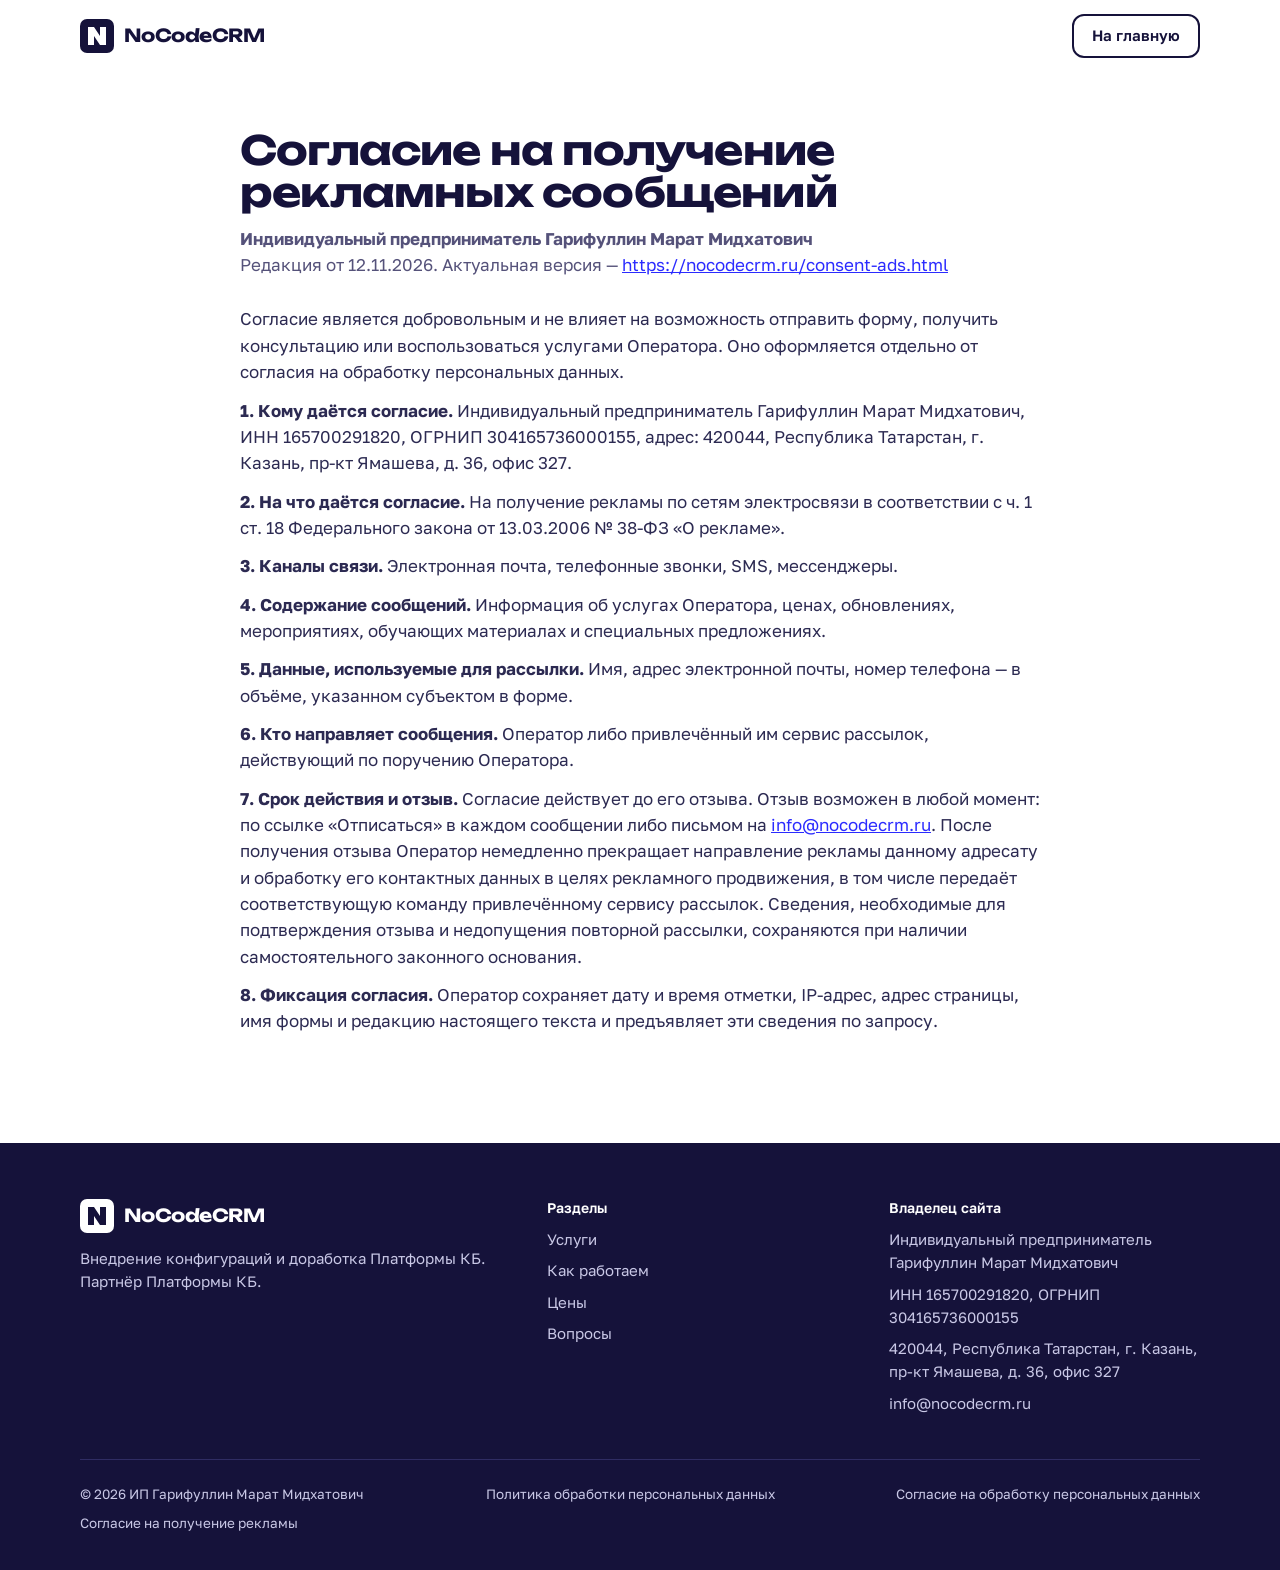
<file: consent-ads.html>
<!DOCTYPE html>
<html lang="ru">
<head>
<meta charset="utf-8">
<meta name="viewport" content="width=device-width, initial-scale=1">
<title>Согласие на получение рекламных сообщений — NoCodeCRM</title>
<link rel="canonical" href="https://nocodecrm.ru/consent-ads.html">
<link rel="icon" href="assets/img/favicon.svg" type="image/svg+xml">
<link rel="stylesheet" href="assets/css/style.css">
</head>
<body>
<header class="top"><div class="wrap top-in">
  <a class="logo" href="index.html" aria-label="NoCodeCRM — на главную"><svg viewBox="0 0 34 34" aria-hidden="true"><rect width="34" height="34" rx="7"/><path d="M8 8h6l6 9V8h6v18h-6l-6-9v9H8z"/></svg><span>NoCodeCRM</span></a>
  <a class="btn btn-sm btn-ghost" href="index.html" style="margin-left:auto">На главную</a>
</div></header>
<main class="wrap doc">
<h1>Согласие на получение рекламных сообщений</h1>
<p class="rev"><b>Индивидуальный предприниматель Гарифуллин Марат Мидхатович</b><br>Редакция от 12.11.2026. Актуальная версия — <a href="consent-ads.html">https://nocodecrm.ru/consent-ads.html</a></p>
<p>Согласие является добровольным и не влияет на возможность отправить форму, получить консультацию или воспользоваться услугами Оператора. Оно оформляется отдельно от согласия на обработку персональных данных.</p>
<p><b>1. Кому даётся согласие.</b> Индивидуальный предприниматель Гарифуллин Марат Мидхатович, ИНН 165700291820, ОГРНИП 304165736000155, адрес: 420044, Республика Татарстан, г. Казань, пр-кт Ямашева, д. 36, офис 327.</p>
<p><b>2. На что даётся согласие.</b> На получение рекламы по сетям электросвязи в соответствии с ч. 1 ст. 18 Федерального закона от 13.03.2006 № 38-ФЗ «О рекламе».</p>
<p><b>3. Каналы связи.</b> Электронная почта, телефонные звонки, SMS, мессенджеры.</p>
<p><b>4. Содержание сообщений.</b> Информация об услугах Оператора, ценах, обновлениях, мероприятиях, обучающих материалах и специальных предложениях.</p>
<p><b>5. Данные, используемые для рассылки.</b> Имя, адрес электронной почты, номер телефона — в объёме, указанном субъектом в форме.</p>
<p><b>6. Кто направляет сообщения.</b> Оператор либо привлечённый им сервис рассылок, действующий по поручению Оператора.</p>
<p><b>7. Срок действия и отзыв.</b> Согласие действует до его отзыва. Отзыв возможен в любой момент: по ссылке «Отписаться» в каждом сообщении либо письмом на <a href="mailto:info@nocodecrm.ru">info@nocodecrm.ru</a>. После получения отзыва Оператор немедленно прекращает направление рекламы данному адресату и обработку его контактных данных в целях рекламного продвижения, в том числе передаёт соответствующую команду привлечённому сервису рассылок. Сведения, необходимые для подтверждения отзыва и недопущения повторной рассылки, сохраняются при наличии самостоятельного законного основания.</p>
<p><b>8. Фиксация согласия.</b> Оператор сохраняет дату и время отметки, IP-адрес, адрес страницы, имя формы и редакцию настоящего текста и предъявляет эти сведения по запросу.</p>
</main>
<footer class="foot">
  <div class="wrap">
    <div class="foot-grid">
      <div>
        <a class="logo" href="index.html#top"><svg viewBox="0 0 34 34" aria-hidden="true"><rect width="34" height="34" rx="7"/><path d="M8 8h6l6 9V8h6v18h-6l-6-9v9H8z"/></svg><span>NoCodeCRM</span></a>
        <p>Внедрение конфигураций и доработка Платформы КБ. Партнёр Платформы КБ.</p>
      </div>
      <div>
        <h3>Разделы</h3>
        <ul><li><a href="index.html#services">Услуги</a></li><li><a href="index.html#process">Как работаем</a></li><li><a href="index.html#price">Цены</a></li><li><a href="index.html#faq">Вопросы</a></li></ul>
      </div>
      <div>
        <h3>Владелец сайта</h3>
        <ul>
          <li>Индивидуальный предприниматель Гарифуллин Марат Мидхатович</li>
          <li>ИНН 165700291820, ОГРНИП 304165736000155</li>
          <li>420044, Республика Татарстан, г. Казань, пр-кт Ямашева, д. 36, офис 327</li>
          <li><a href="mailto:info@nocodecrm.ru">info@nocodecrm.ru</a></li>
        </ul>
      </div>
    </div>
    <div class="foot-low">
      <span>© 2026 ИП Гарифуллин Марат Мидхатович</span>
      <a href="privacy.html" target="_blank" rel="noopener">Политика обработки персональных данных</a>
      <a href="consent.html" target="_blank" rel="noopener">Согласие на обработку персональных данных</a>
      <a href="consent-ads.html" target="_blank" rel="noopener">Согласие на получение рекламы</a>
      <button type="button" class="linkbtn hidden" id="cookie-open">Файлы cookie</button>
    </div>
  </div>
</footer>
<script src="assets/js/cookie.js" defer></script>
</body>
</html>
</file>
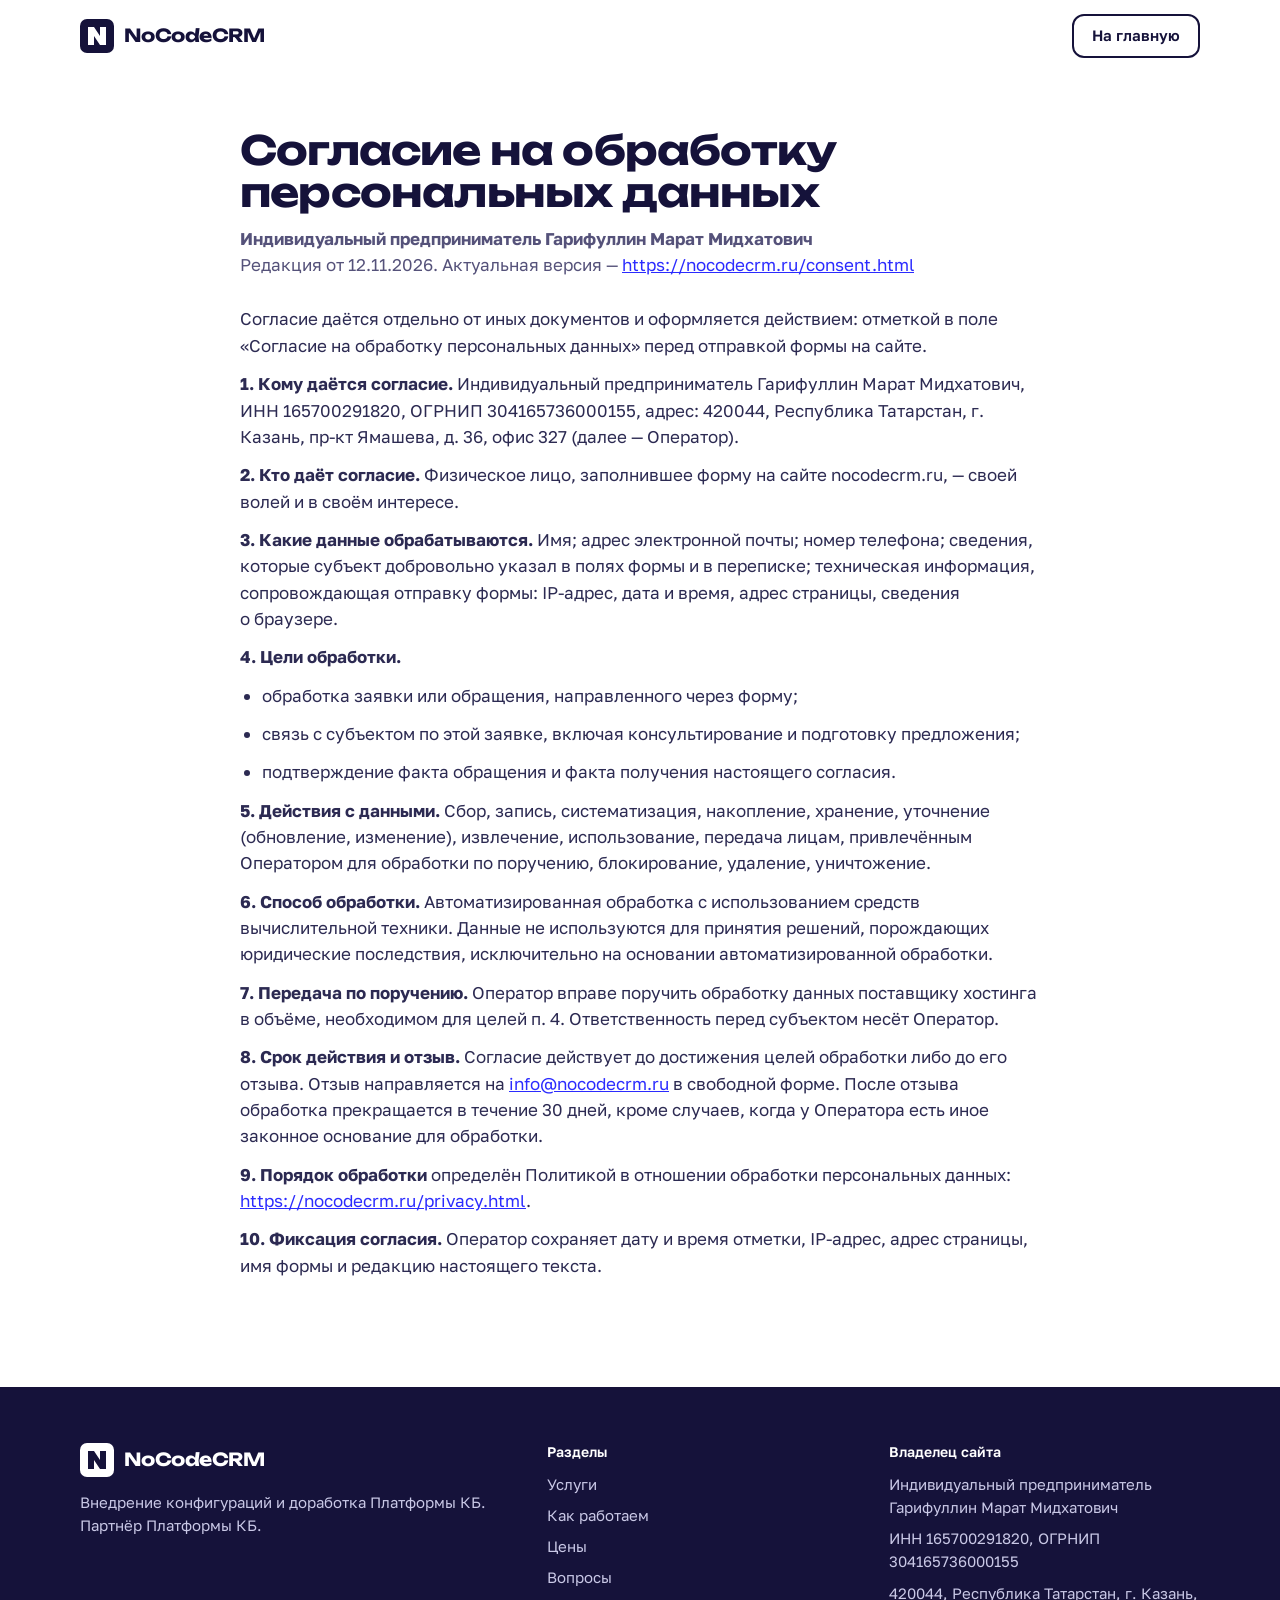
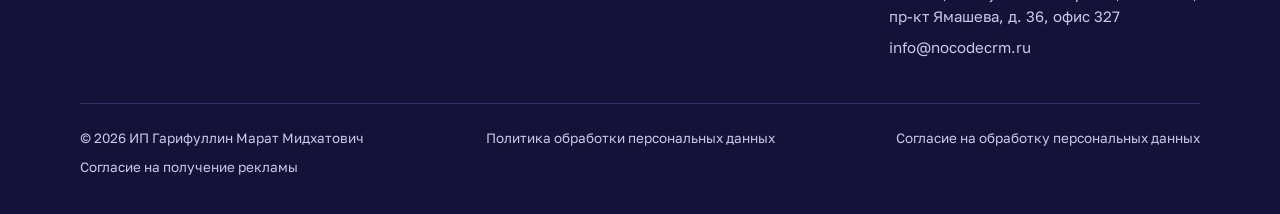
<file: consent.html>
<!DOCTYPE html>
<html lang="ru">
<head>
<meta charset="utf-8">
<meta name="viewport" content="width=device-width, initial-scale=1">
<title>Согласие на обработку персональных данных — NoCodeCRM</title>
<link rel="canonical" href="https://nocodecrm.ru/consent.html">
<link rel="icon" href="assets/img/favicon.svg" type="image/svg+xml">
<link rel="stylesheet" href="assets/css/style.css">
</head>
<body>
<header class="top"><div class="wrap top-in">
  <a class="logo" href="index.html" aria-label="NoCodeCRM — на главную"><svg viewBox="0 0 34 34" aria-hidden="true"><rect width="34" height="34" rx="7"/><path d="M8 8h6l6 9V8h6v18h-6l-6-9v9H8z"/></svg><span>NoCodeCRM</span></a>
  <a class="btn btn-sm btn-ghost" href="index.html" style="margin-left:auto">На главную</a>
</div></header>
<main class="wrap doc">
<h1>Согласие на обработку персональных данных</h1>
<p class="rev"><b>Индивидуальный предприниматель Гарифуллин Марат Мидхатович</b><br>Редакция от 12.11.2026. Актуальная версия — <a href="consent.html">https://nocodecrm.ru/consent.html</a></p>
<p>Согласие даётся отдельно от иных документов и оформляется действием: отметкой в поле «Согласие на обработку персональных данных» перед отправкой формы на сайте.</p>
<p><b>1. Кому даётся согласие.</b> Индивидуальный предприниматель Гарифуллин Марат Мидхатович, ИНН 165700291820, ОГРНИП 304165736000155, адрес: 420044, Республика Татарстан, г. Казань, пр-кт Ямашева, д. 36, офис 327 (далее — Оператор).</p>
<p><b>2. Кто даёт согласие.</b> Физическое лицо, заполнившее форму на сайте nocodecrm.ru, — своей волей и в своём интересе.</p>
<p><b>3. Какие данные обрабатываются.</b> Имя; адрес электронной почты; номер телефона; сведения, которые субъект добровольно указал в полях формы и в переписке; техническая информация, сопровождающая отправку формы: IP-адрес, дата и время, адрес страницы, сведения о браузере.</p>
<p><b>4. Цели обработки.</b></p>
<ul>
<li>обработка заявки или обращения, направленного через форму;</li>
<li>связь с субъектом по этой заявке, включая консультирование и подготовку предложения;</li>
<li>подтверждение факта обращения и факта получения настоящего согласия.</li>
</ul>
<p><b>5. Действия с данными.</b> Сбор, запись, систематизация, накопление, хранение, уточнение (обновление, изменение), извлечение, использование, передача лицам, привлечённым Оператором для обработки по поручению, блокирование, удаление, уничтожение.</p>
<p><b>6. Способ обработки.</b> Автоматизированная обработка с использованием средств вычислительной техники. Данные не используются для принятия решений, порождающих юридические последствия, исключительно на основании автоматизированной обработки.</p>
<p><b>7. Передача по поручению.</b> Оператор вправе поручить обработку данных поставщику хостинга в объёме, необходимом для целей п. 4. Ответственность перед субъектом несёт Оператор.</p>
<p><b>8. Срок действия и отзыв.</b> Согласие действует до достижения целей обработки либо до его отзыва. Отзыв направляется на <a href="mailto:info@nocodecrm.ru">info@nocodecrm.ru</a> в свободной форме. После отзыва обработка прекращается в течение 30 дней, кроме случаев, когда у Оператора есть иное законное основание для обработки.</p>
<p><b>9. Порядок обработки</b> определён Политикой в отношении обработки персональных данных: <a href="privacy.html">https://nocodecrm.ru/privacy.html</a>.</p>
<p><b>10. Фиксация согласия.</b> Оператор сохраняет дату и время отметки, IP-адрес, адрес страницы, имя формы и редакцию настоящего текста.</p>
</main>
<footer class="foot">
  <div class="wrap">
    <div class="foot-grid">
      <div>
        <a class="logo" href="index.html#top"><svg viewBox="0 0 34 34" aria-hidden="true"><rect width="34" height="34" rx="7"/><path d="M8 8h6l6 9V8h6v18h-6l-6-9v9H8z"/></svg><span>NoCodeCRM</span></a>
        <p>Внедрение конфигураций и доработка Платформы КБ. Партнёр Платформы КБ.</p>
      </div>
      <div>
        <h3>Разделы</h3>
        <ul><li><a href="index.html#services">Услуги</a></li><li><a href="index.html#process">Как работаем</a></li><li><a href="index.html#price">Цены</a></li><li><a href="index.html#faq">Вопросы</a></li></ul>
      </div>
      <div>
        <h3>Владелец сайта</h3>
        <ul>
          <li>Индивидуальный предприниматель Гарифуллин Марат Мидхатович</li>
          <li>ИНН 165700291820, ОГРНИП 304165736000155</li>
          <li>420044, Республика Татарстан, г. Казань, пр-кт Ямашева, д. 36, офис 327</li>
          <li><a href="mailto:info@nocodecrm.ru">info@nocodecrm.ru</a></li>
        </ul>
      </div>
    </div>
    <div class="foot-low">
      <span>© 2026 ИП Гарифуллин Марат Мидхатович</span>
      <a href="privacy.html" target="_blank" rel="noopener">Политика обработки персональных данных</a>
      <a href="consent.html" target="_blank" rel="noopener">Согласие на обработку персональных данных</a>
      <a href="consent-ads.html" target="_blank" rel="noopener">Согласие на получение рекламы</a>
      <button type="button" class="linkbtn hidden" id="cookie-open">Файлы cookie</button>
    </div>
  </div>
</footer>
<script src="assets/js/cookie.js" defer></script>
</body>
</html>
</file>
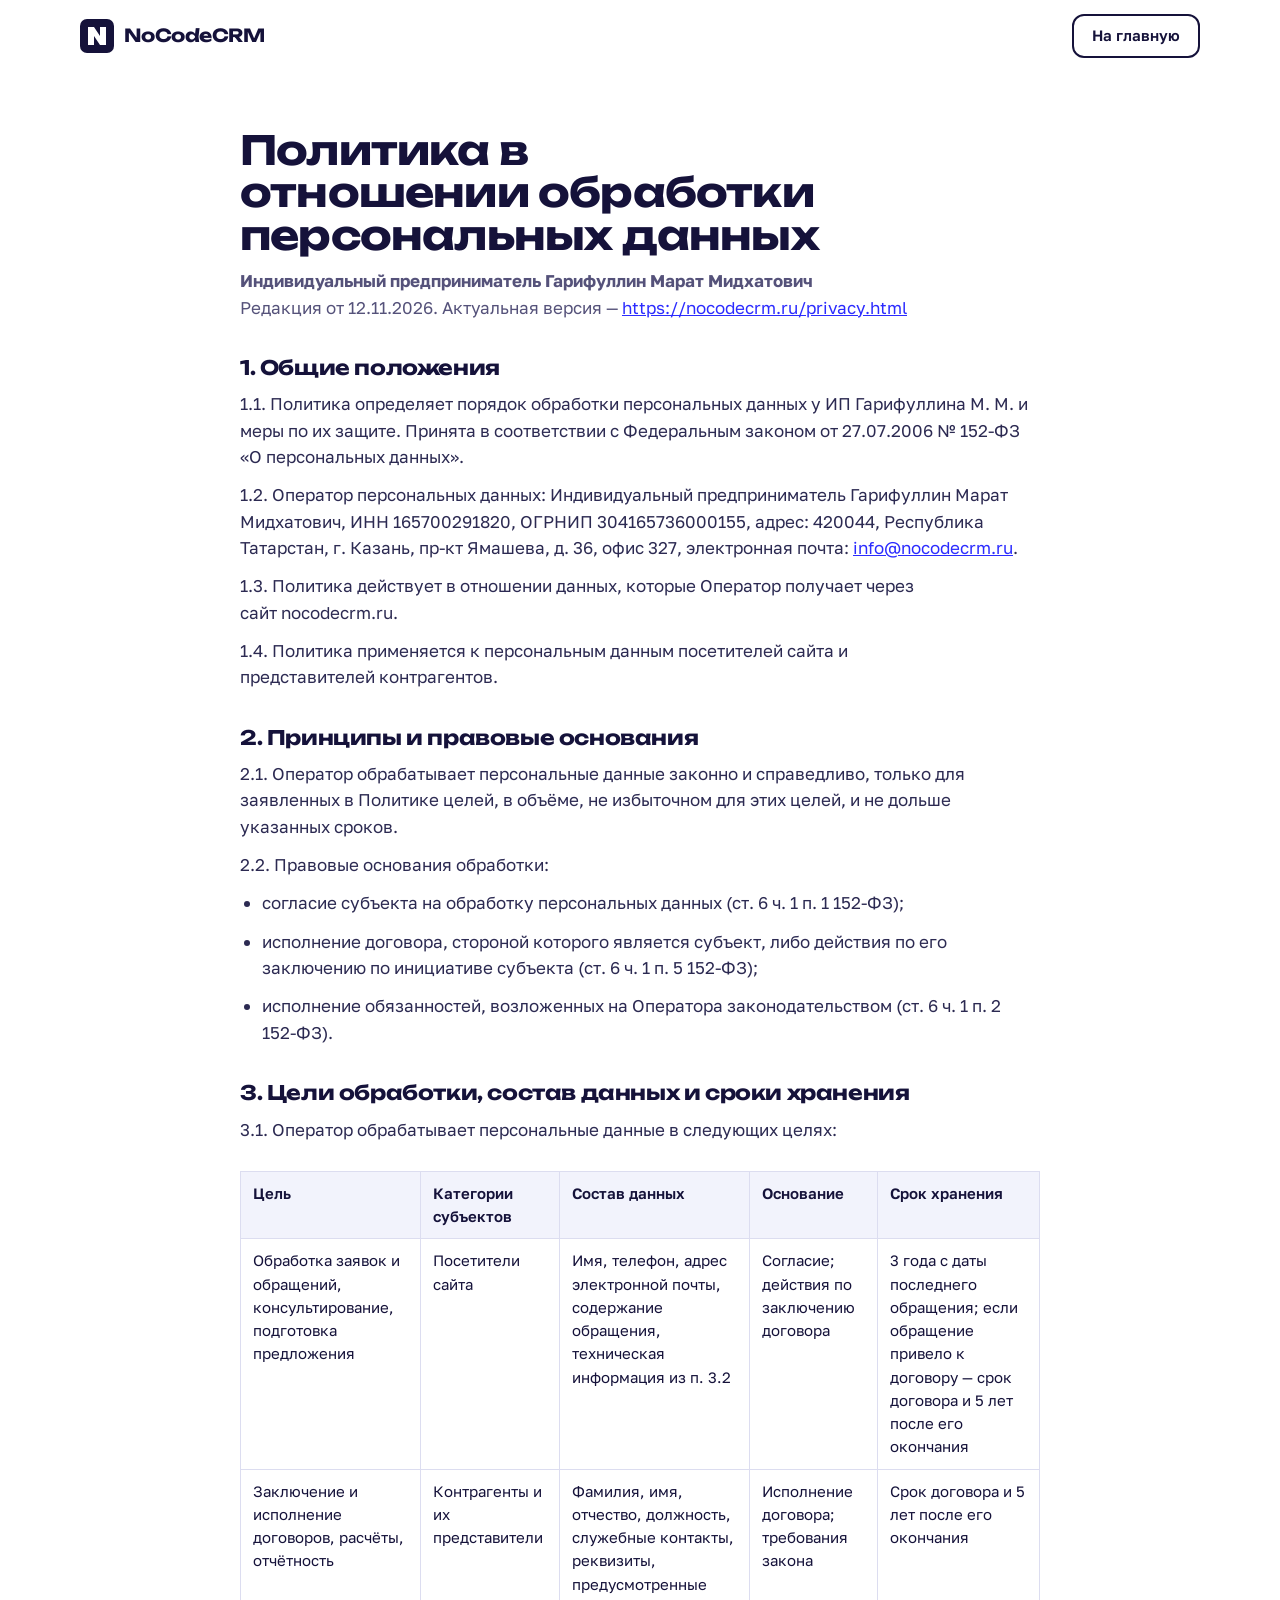
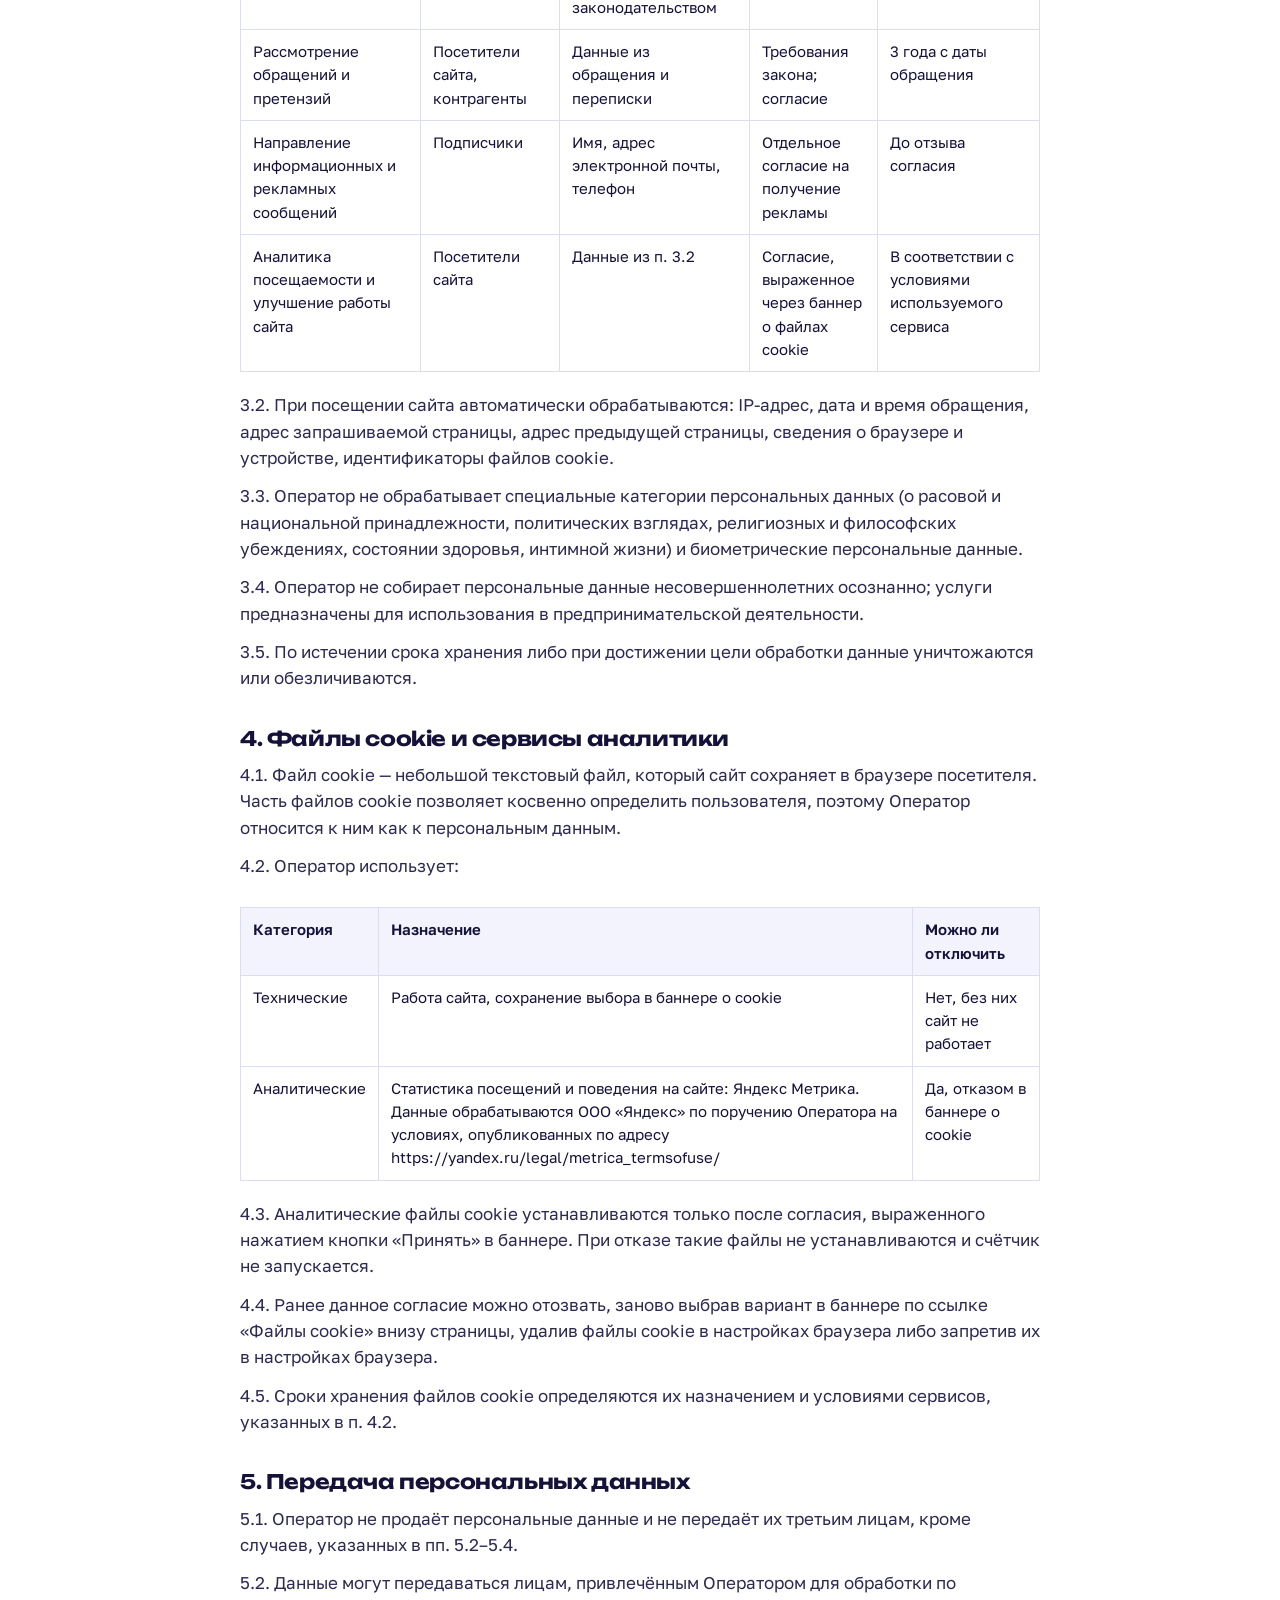
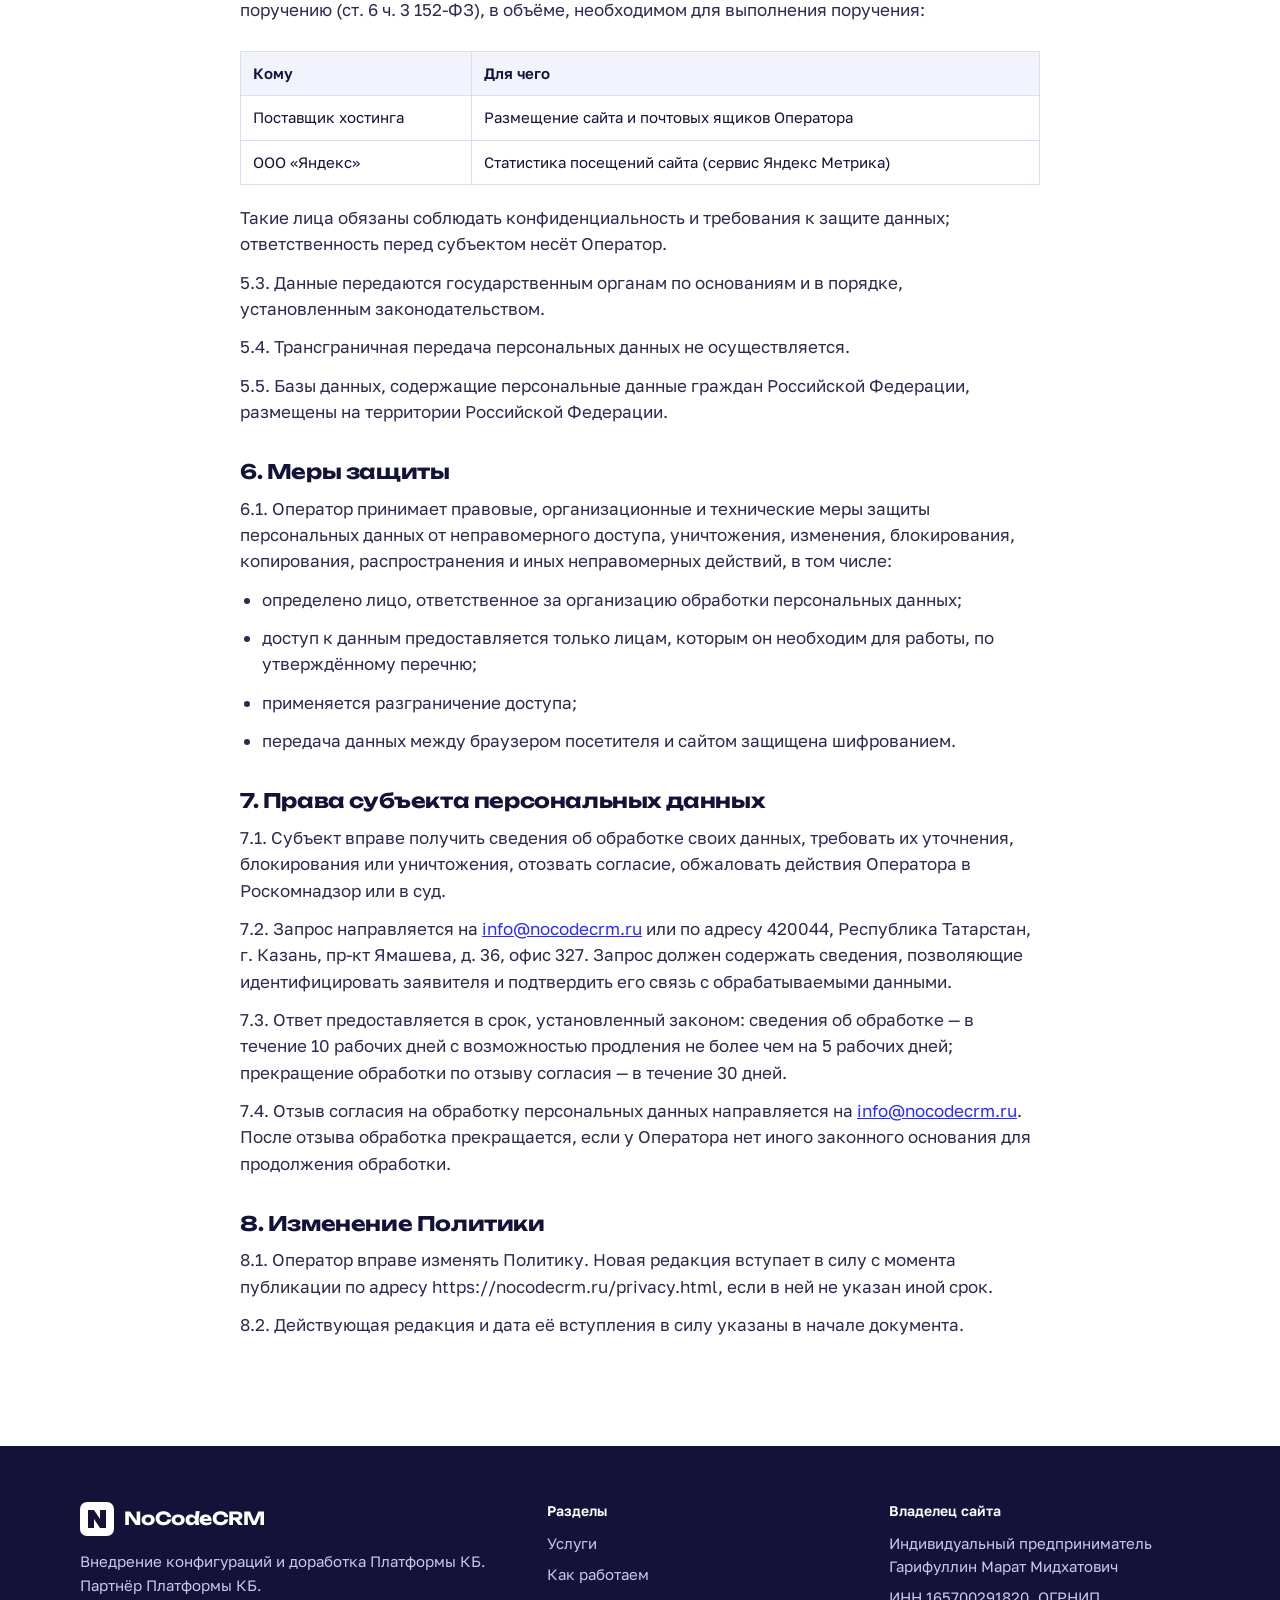
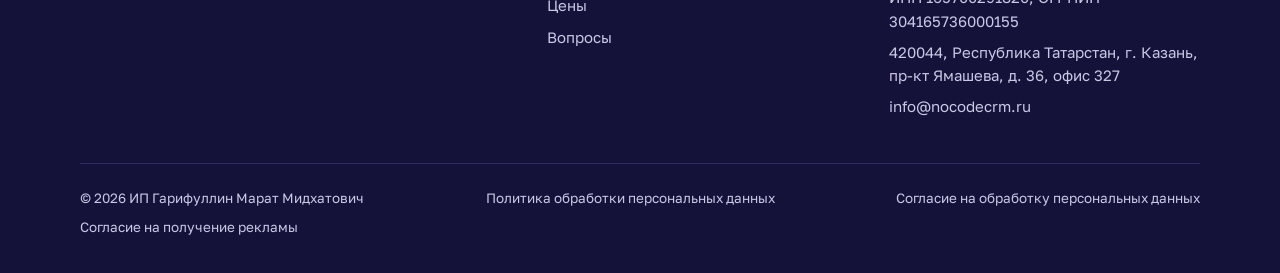
<file: privacy.html>
<!DOCTYPE html>
<html lang="ru">
<head>
<meta charset="utf-8">
<meta name="viewport" content="width=device-width, initial-scale=1">
<title>Политика в отношении обработки персональных данных — NoCodeCRM</title>
<link rel="canonical" href="https://nocodecrm.ru/privacy.html">
<link rel="icon" href="assets/img/favicon.svg" type="image/svg+xml">
<link rel="stylesheet" href="assets/css/style.css">
</head>
<body>
<header class="top"><div class="wrap top-in">
  <a class="logo" href="index.html" aria-label="NoCodeCRM — на главную"><svg viewBox="0 0 34 34" aria-hidden="true"><rect width="34" height="34" rx="7"/><path d="M8 8h6l6 9V8h6v18h-6l-6-9v9H8z"/></svg><span>NoCodeCRM</span></a>
  <a class="btn btn-sm btn-ghost" href="index.html" style="margin-left:auto">На главную</a>
</div></header>
<main class="wrap doc">
<h1>Политика в отношении обработки персональных данных</h1>
<p class="rev"><b>Индивидуальный предприниматель Гарифуллин Марат Мидхатович</b><br>Редакция от 12.11.2026. Актуальная версия — <a href="privacy.html">https://nocodecrm.ru/privacy.html</a></p>

<h2>1. Общие положения</h2>
<p>1.1. Политика определяет порядок обработки персональных данных у ИП Гарифуллина М. М. и меры по их защите. Принята в соответствии с Федеральным законом от 27.07.2006 № 152-ФЗ «О персональных данных».</p>
<p>1.2. Оператор персональных данных: Индивидуальный предприниматель Гарифуллин Марат Мидхатович, ИНН 165700291820, ОГРНИП 304165736000155, адрес: 420044, Республика Татарстан, г. Казань, пр-кт Ямашева, д. 36, офис 327, электронная почта: <a href="mailto:info@nocodecrm.ru">info@nocodecrm.ru</a>.</p>
<p>1.3. Политика действует в отношении данных, которые Оператор получает через сайт nocodecrm.ru.</p>
<p>1.4. Политика применяется к персональным данным посетителей сайта и представителей контрагентов.</p>

<h2>2. Принципы и правовые основания</h2>
<p>2.1. Оператор обрабатывает персональные данные законно и справедливо, только для заявленных в Политике целей, в объёме, не избыточном для этих целей, и не дольше указанных сроков.</p>
<p>2.2. Правовые основания обработки:</p>
<ul>
<li>согласие субъекта на обработку персональных данных (ст. 6 ч. 1 п. 1 152-ФЗ);</li>
<li>исполнение договора, стороной которого является субъект, либо действия по его заключению по инициативе субъекта (ст. 6 ч. 1 п. 5 152-ФЗ);</li>
<li>исполнение обязанностей, возложенных на Оператора законодательством (ст. 6 ч. 1 п. 2 152-ФЗ).</li>
</ul>

<h2>3. Цели обработки, состав данных и сроки хранения</h2>
<p>3.1. Оператор обрабатывает персональные данные в следующих целях:</p>
<div class="tbl"><table>
<tr><th>Цель</th><th>Категории субъектов</th><th>Состав данных</th><th>Основание</th><th>Срок хранения</th></tr>
<tr><td>Обработка заявок и обращений, консультирование, подготовка предложения</td><td>Посетители сайта</td><td>Имя, телефон, адрес электронной почты, содержание обращения, техническая информация из п. 3.2</td><td>Согласие; действия по заключению договора</td><td>3 года с даты последнего обращения; если обращение привело к договору — срок договора и 5 лет после его окончания</td></tr>
<tr><td>Заключение и исполнение договоров, расчёты, отчётность</td><td>Контрагенты и их представители</td><td>Фамилия, имя, отчество, должность, служебные контакты, реквизиты, предусмотренные законодательством</td><td>Исполнение договора; требования закона</td><td>Срок договора и 5 лет после его окончания</td></tr>
<tr><td>Рассмотрение обращений и претензий</td><td>Посетители сайта, контрагенты</td><td>Данные из обращения и переписки</td><td>Требования закона; согласие</td><td>3 года с даты обращения</td></tr>
<tr><td>Направление информационных и рекламных сообщений</td><td>Подписчики</td><td>Имя, адрес электронной почты, телефон</td><td>Отдельное согласие на получение рекламы</td><td>До отзыва согласия</td></tr>
<!-- МЕТРИКА: строка действует, когда на сайте включён счётчик -->
<tr><td>Аналитика посещаемости и улучшение работы сайта</td><td>Посетители сайта</td><td>Данные из п. 3.2</td><td>Согласие, выраженное через баннер о файлах cookie</td><td>В соответствии с условиями используемого сервиса</td></tr>
</table></div>
<p>3.2. При посещении сайта автоматически обрабатываются: IP-адрес, дата и время обращения, адрес запрашиваемой страницы, адрес предыдущей страницы, сведения о браузере и устройстве, идентификаторы файлов cookie.</p>
<p>3.3. Оператор не обрабатывает специальные категории персональных данных (о расовой и национальной принадлежности, политических взглядах, религиозных и философских убеждениях, состоянии здоровья, интимной жизни) и биометрические персональные данные.</p>
<p>3.4. Оператор не собирает персональные данные несовершеннолетних осознанно; услуги предназначены для использования в предпринимательской деятельности.</p>
<p>3.5. По истечении срока хранения либо при достижении цели обработки данные уничтожаются или обезличиваются.</p>

<h2>4. Файлы cookie и сервисы аналитики</h2>
<p>4.1. Файл cookie — небольшой текстовый файл, который сайт сохраняет в браузере посетителя. Часть файлов cookie позволяет косвенно определить пользователя, поэтому Оператор относится к ним как к персональным данным.</p>
<p>4.2. Оператор использует:</p>
<div class="tbl"><table>
<tr><th>Категория</th><th>Назначение</th><th>Можно ли отключить</th></tr>
<tr><td>Технические</td><td>Работа сайта, сохранение выбора в баннере о cookie</td><td>Нет, без них сайт не работает</td></tr>
<!-- МЕТРИКА -->
<tr><td>Аналитические</td><td>Статистика посещений и поведения на сайте: Яндекс Метрика. Данные обрабатываются ООО «Яндекс» по поручению Оператора на условиях, опубликованных по адресу https://yandex.ru/legal/metrica_termsofuse/</td><td>Да, отказом в баннере о cookie</td></tr>
</table></div>
<p>4.3. Аналитические файлы cookie устанавливаются только после согласия, выраженного нажатием кнопки «Принять» в баннере. При отказе такие файлы не устанавливаются и счётчик не запускается.</p>
<p>4.4. Ранее данное согласие можно отозвать, заново выбрав вариант в баннере по ссылке «Файлы cookie» внизу страницы, удалив файлы cookie в настройках браузера либо запретив их в настройках браузера.</p>
<p>4.5. Сроки хранения файлов cookie определяются их назначением и условиями сервисов, указанных в п. 4.2.</p>

<h2>5. Передача персональных данных</h2>
<p>5.1. Оператор не продаёт персональные данные и не передаёт их третьим лицам, кроме случаев, указанных в пп. 5.2–5.4.</p>
<p>5.2. Данные могут передаваться лицам, привлечённым Оператором для обработки по поручению (ст. 6 ч. 3 152-ФЗ), в объёме, необходимом для выполнения поручения:</p>
<div class="tbl"><table>
<tr><th>Кому</th><th>Для чего</th></tr>
<tr><td>Поставщик хостинга</td><td>Размещение сайта и почтовых ящиков Оператора</td></tr>
<!-- МЕТРИКА -->
<tr><td>ООО «Яндекс»</td><td>Статистика посещений сайта (сервис Яндекс Метрика)</td></tr>
</table></div>
<p>Такие лица обязаны соблюдать конфиденциальность и требования к защите данных; ответственность перед субъектом несёт Оператор.</p>
<p>5.3. Данные передаются государственным органам по основаниям и в порядке, установленным законодательством.</p>
<p>5.4. Трансграничная передача персональных данных не осуществляется.</p>
<p>5.5. Базы данных, содержащие персональные данные граждан Российской Федерации, размещены на территории Российской Федерации.</p>

<h2>6. Меры защиты</h2>
<p>6.1. Оператор принимает правовые, организационные и технические меры защиты персональных данных от неправомерного доступа, уничтожения, изменения, блокирования, копирования, распространения и иных неправомерных действий, в том числе:</p>
<ul>
<li>определено лицо, ответственное за организацию обработки персональных данных;</li>
<li>доступ к данным предоставляется только лицам, которым он необходим для работы, по утверждённому перечню;</li>
<li>применяется разграничение доступа;</li>
<li>передача данных между браузером посетителя и сайтом защищена шифрованием.</li>
</ul>

<h2>7. Права субъекта персональных данных</h2>
<p>7.1. Субъект вправе получить сведения об обработке своих данных, требовать их уточнения, блокирования или уничтожения, отозвать согласие, обжаловать действия Оператора в Роскомнадзор или в суд.</p>
<p>7.2. Запрос направляется на <a href="mailto:info@nocodecrm.ru">info@nocodecrm.ru</a> или по адресу 420044, Республика Татарстан, г. Казань, пр-кт Ямашева, д. 36, офис 327. Запрос должен содержать сведения, позволяющие идентифицировать заявителя и подтвердить его связь с обрабатываемыми данными.</p>
<p>7.3. Ответ предоставляется в срок, установленный законом: сведения об обработке — в течение 10 рабочих дней с возможностью продления не более чем на 5 рабочих дней; прекращение обработки по отзыву согласия — в течение 30 дней.</p>
<p>7.4. Отзыв согласия на обработку персональных данных направляется на <a href="mailto:info@nocodecrm.ru">info@nocodecrm.ru</a>. После отзыва обработка прекращается, если у Оператора нет иного законного основания для продолжения обработки.</p>

<h2>8. Изменение Политики</h2>
<p>8.1. Оператор вправе изменять Политику. Новая редакция вступает в силу с момента публикации по адресу https://nocodecrm.ru/privacy.html, если в ней не указан иной срок.</p>
<p>8.2. Действующая редакция и дата её вступления в силу указаны в начале документа.</p>
</main>
<footer class="foot">
  <div class="wrap">
    <div class="foot-grid">
      <div>
        <a class="logo" href="index.html#top"><svg viewBox="0 0 34 34" aria-hidden="true"><rect width="34" height="34" rx="7"/><path d="M8 8h6l6 9V8h6v18h-6l-6-9v9H8z"/></svg><span>NoCodeCRM</span></a>
        <p>Внедрение конфигураций и доработка Платформы КБ. Партнёр Платформы КБ.</p>
      </div>
      <div>
        <h3>Разделы</h3>
        <ul><li><a href="index.html#services">Услуги</a></li><li><a href="index.html#process">Как работаем</a></li><li><a href="index.html#price">Цены</a></li><li><a href="index.html#faq">Вопросы</a></li></ul>
      </div>
      <div>
        <h3>Владелец сайта</h3>
        <ul>
          <li>Индивидуальный предприниматель Гарифуллин Марат Мидхатович</li>
          <li>ИНН 165700291820, ОГРНИП 304165736000155</li>
          <li>420044, Республика Татарстан, г. Казань, пр-кт Ямашева, д. 36, офис 327</li>
          <li><a href="mailto:info@nocodecrm.ru">info@nocodecrm.ru</a></li>
        </ul>
      </div>
    </div>
    <div class="foot-low">
      <span>© 2026 ИП Гарифуллин Марат Мидхатович</span>
      <a href="privacy.html" target="_blank" rel="noopener">Политика обработки персональных данных</a>
      <a href="consent.html" target="_blank" rel="noopener">Согласие на обработку персональных данных</a>
      <a href="consent-ads.html" target="_blank" rel="noopener">Согласие на получение рекламы</a>
      <button type="button" class="linkbtn hidden" id="cookie-open">Файлы cookie</button>
    </div>
  </div>
</footer>
<script src="assets/js/cookie.js" defer></script>
</body>
</html>
</file>
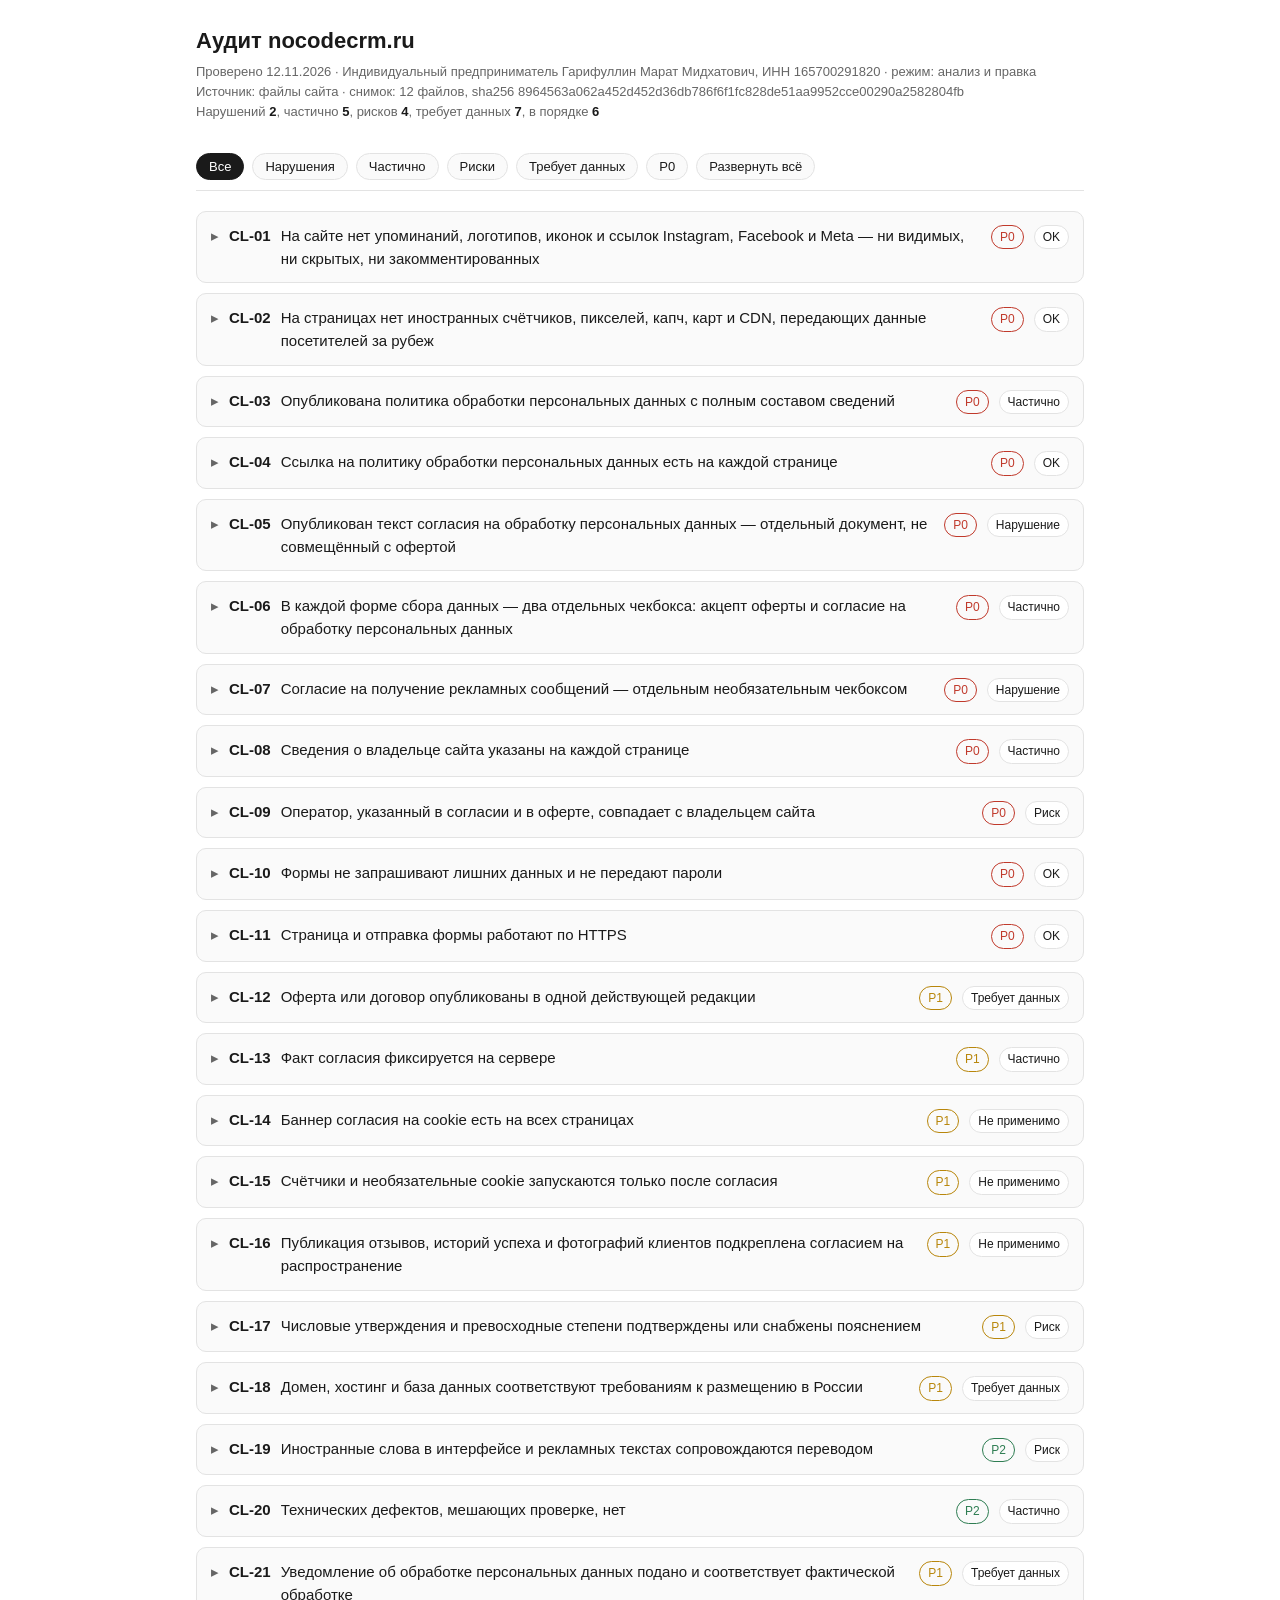
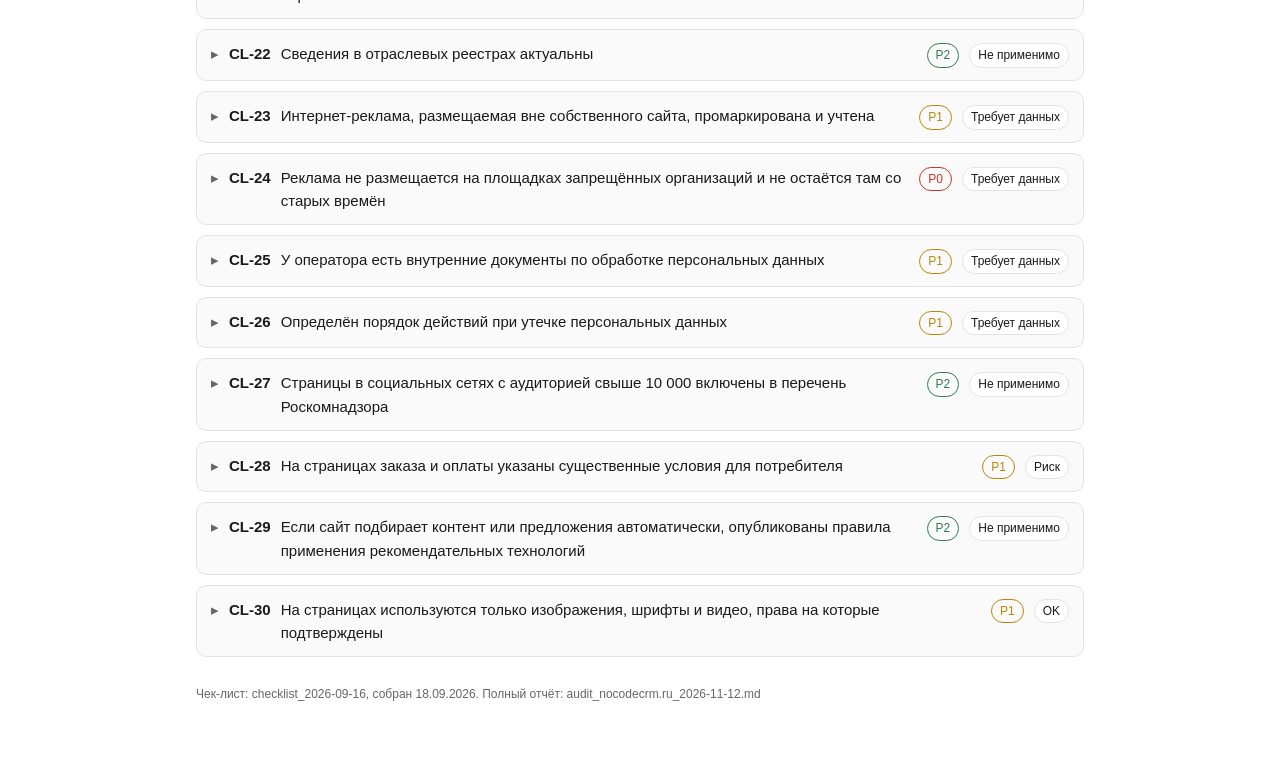
<file: docs/audit_nocodecrm.ru_2026-11-12.html>
<!doctype html>
<html lang="ru">
<meta charset="utf-8">
<title>Аудит nocodecrm.ru — 12.11.2026</title>
<meta name="viewport" content="width=device-width, initial-scale=1">
<style>
  :root{--bg:#fff;--fg:#1a1a1a;--muted:#666;--line:#e3e3e3;--card:#fafafa;
        --p0:#c0392b;--p1:#b8860b;--p2:#2e7d52;--code:#f4f4f4}
  @media (prefers-color-scheme:dark){
    :root{--bg:#161616;--fg:#e8e8e8;--muted:#9a9a9a;--line:#2c2c2c;--card:#1e1e1e;
          --p0:#ff6b5a;--p1:#e0b050;--p2:#5fc48a;--code:#222}}
  *{box-sizing:border-box}
  body{margin:0;padding:24px 16px 64px;background:var(--bg);color:var(--fg);
       font:15px/1.55 -apple-system,Segoe UI,Roboto,sans-serif;max-width:920px;margin-inline:auto}
  h1{font-size:22px;margin:0 0 4px}
  .meta{color:var(--muted);font-size:13px;margin-bottom:20px}
  .meta b{color:var(--fg);font-weight:600}
  .bar{display:flex;flex-wrap:wrap;gap:8px;margin:0 0 20px;position:sticky;top:0;
       background:var(--bg);padding:10px 0;border-bottom:1px solid var(--line);z-index:2}
  .chip{border:1px solid var(--line);background:var(--card);color:var(--fg);border-radius:999px;
        padding:5px 12px;font-size:13px;cursor:pointer}
  .chip[aria-pressed=true]{background:var(--fg);color:var(--bg);border-color:var(--fg)}
  .item{border:1px solid var(--line);border-radius:10px;margin-bottom:10px;background:var(--card);overflow:hidden}
  .item>summary{cursor:pointer;padding:12px 14px;display:flex;gap:10px;align-items:baseline;list-style:none}
  .item>summary::-webkit-details-marker{display:none}
  .item>summary::before{content:'▸';color:var(--muted);flex:none}
  .item[open]>summary::before{content:'▾'}
  .id{font-weight:700;font-variant-numeric:tabular-nums;flex:none}
  .name{flex:1}
  .tag{font-size:12px;padding:2px 8px;border-radius:999px;border:1px solid currentColor;flex:none}
  .p0{color:var(--p0)}.p1{color:var(--p1)}.p2{color:var(--p2)}
  .st{font-size:12px;padding:2px 8px;border-radius:999px;flex:none;background:var(--bg);border:1px solid var(--line)}
  .body{padding:0 14px 12px}
  .sub{border-top:1px solid var(--line);padding:8px 0}
  .sub>summary{cursor:pointer;font-size:13px;color:var(--muted)}
  .sub p,.sub ul{margin:8px 0 0}
  code,.mono{font-family:ui-monospace,SFMono-Regular,Menlo,monospace;font-size:13px;
        background:var(--code);padding:1px 5px;border-radius:4px;word-break:break-all}
  .hide{display:none}
  footer{color:var(--muted);font-size:12px;margin-top:28px}
</style>

<h1>Аудит nocodecrm.ru</h1>
<div class="meta">
  Проверено 12.11.2026 · Индивидуальный предприниматель Гарифуллин Марат Мидхатович, ИНН 165700291820 · режим: анализ и правка<br>
  Источник: файлы сайта · снимок: 12 файлов, sha256 8964563a062a452d452d36db786f6f1fc828de51aa9952cce00290a2582804fb<br>
  Нарушений <b>2</b>, частично <b>5</b>, рисков <b>4</b>,
  требует данных <b>7</b>, в порядке <b>6</b>
</div>

<div class="bar">
  <button class="chip" data-f="all" aria-pressed="true">Все</button>
  <button class="chip" data-f="Нарушение" aria-pressed="false">Нарушения</button>
  <button class="chip" data-f="Частично" aria-pressed="false">Частично</button>
  <button class="chip" data-f="Риск" aria-pressed="false">Риски</button>
  <button class="chip" data-f="Требует данных" aria-pressed="false">Требует данных</button>
  <button class="chip" data-f="P0" aria-pressed="false">P0</button>
  <button class="chip" data-f="открыть" aria-pressed="false">Развернуть всё</button>
</div>

<details class="item" data-status="OK" data-prio="P0">
  <summary>
    <span class="id">CL-01</span>
    <span class="name">На сайте нет упоминаний, логотипов, иконок и ссылок Instagram, Facebook и Meta — ни видимых, ни скрытых, ни закомментированных</span>
    <span class="tag p0">P0</span>
    <span class="st">OK</span>
  </summary>
  <div class="body">
    <details class="sub" open><summary>Что найдено</summary><p>Поиск по всем файлам (instagram, facebook, fb.com, fbcdn, meta.com и др.) — вхождений нет, в том числе в комментариях и SVG.</p></details>
    <details class="sub" open><summary>Где</summary><p class="mono">все 12 файлов снимка</p></details>
    <details class="sub"><summary>Видимое или скрытое</summary><p>не применимо</p></details>
    <details class="sub"><summary>Норма и штраф</summary>
      <p>КоАП ст. 20.3 ч. 1</p>
      <p>КоАП ст. 20.3 ч. 1: запрещено публичное демонстрирование символики экстремистских организаций. Meta признана экстремистской, её символика — логотипы и иконки Instagram и Facebook — под запретом.</p>
      <p><b>Штраф:</b> Юрлицо 10–50 тыс. ₽ с конфискацией; должностное 1–4 тыс. ₽</p></details>
  </div>
</details>
<details class="item" data-status="OK" data-prio="P0">
  <summary>
    <span class="id">CL-02</span>
    <span class="name">На страницах нет иностранных счётчиков, пикселей, капч, карт и CDN, передающих данные посетителей за рубеж</span>
    <span class="tag p0">P0</span>
    <span class="st">OK</span>
  </summary>
  <div class="body">
    <details class="sub" open><summary>Что найдено</summary><p>Внешних скриптов, шрифтов, карт и счётчиков нет. Шрифты подключены локально: <code>src:url("../fonts/unbounded-cyrillic-wght-normal.woff2")</code>.</p></details>
    <details class="sub" open><summary>Где</summary><p class="mono">assets/css/style.css, строки 5–8; index.html</p></details>
    <details class="sub"><summary>Видимое или скрытое</summary><p>не применимо</p></details>
    <details class="sub"><summary>Зачем менять</summary><p>После правок: OK. После включения Метрики единственный внешний адрес — mc.yandex.ru, российский сервис.</p></details>
    <details class="sub"><summary>Норма и штраф</summary>
      <p>152-ФЗ ст. 12, ст. 18 ч. 5</p>
      <p>152-ФЗ ст. 18 ч. 5: база с данными россиян должна находиться в России. Ст. 12: трансграничная передача допускается при соблюдении условий и после уведомления Роскомнадзора. Иностранный счётчик передаёт данные посетителя за рубеж без того и другого.</p>
      <p><b>Штраф:</b> Ч. 8 ст. 13.11 КоАП: 1–6 млн ₽; повторно 6–18 млн ₽</p></details>
  </div>
</details>
<details class="item" data-status="Частично" data-prio="P0">
  <summary>
    <span class="id">CL-03</span>
    <span class="name">Опубликована политика обработки персональных данных с полным составом сведений</span>
    <span class="tag p0">P0</span>
    <span class="st">Частично</span>
  </summary>
  <div class="body">
    <details class="sub" open><summary>Что найдено</summary><p>Политика опубликована, но это шаблон с пустыми местами: <code>ИНН &lt;mark&gt;указать&lt;/mark&gt;, ОГРНИП &lt;mark&gt;указать&lt;/mark&gt;</code>, срок хранения «указать срок», дата «указать». Нет таблицы целей, оснований, раздела о правах в полном составе, перечня обработчиков.</p></details>
    <details class="sub" open><summary>Где</summary><p class="mono">privacy.html, строки 22, 43, 52</p></details>
    <details class="sub"><summary>Видимое или скрытое</summary><p>видимое</p></details>
    <details class="sub"><summary>Зачем менять</summary><p>Сделано: Выпущена политика из шаблона навыка: 8 разделов, реквизиты ИП, сроки, обработчики, cookie. После правок: Частично. Текст полный. Пункты 5.5 (база в России) и 6.1 (меры защиты) должен подтвердить владелец — до этого публиковать нельзя.</p></details>
    <details class="sub"><summary>Норма и штраф</summary>
      <p>152-ФЗ ст. 18.1 ч. 2, ст. 14, ст. 5</p>
      <p>152-ФЗ ст. 18.1 ч. 2: оператор обязан опубликовать документ, определяющий его политику обработки, и сведения о реализуемых требованиях к защите. Ст. 14: субъект вправе знать цели, состав данных, сроки и получателей.</p>
      <p><b>Штраф:</b> Нет публикации — ч. 3 ст. 13.11 КоАП: 30–60 тыс. ₽. Неполный состав сведений — ч. 1 ст. 13.11: 150–300 тыс. ₽</p></details>
  </div>
</details>
<details class="item" data-status="OK" data-prio="P0">
  <summary>
    <span class="id">CL-04</span>
    <span class="name">Ссылка на политику обработки персональных данных есть на каждой странице</span>
    <span class="tag p0">P0</span>
    <span class="st">OK</span>
  </summary>
  <div class="body">
    <details class="sub" open><summary>Что найдено</summary><p>Ссылка есть в подвале и у формы: <code>&lt;a href="privacy.html"&gt;Политика обработки персональных данных&lt;/a&gt;</code>.</p></details>
    <details class="sub" open><summary>Где</summary><p class="mono">index.html, строки 346 и 378</p></details>
    <details class="sub"><summary>Видимое или скрытое</summary><p>видимое</p></details>
    <details class="sub"><summary>Зачем менять</summary><p>Сделано: В подвале ссылка теперь открывается в новой вкладке; тот же подвал добавлен на страницы документов. После правок: OK.</p></details>
    <details class="sub"><summary>Норма и штраф</summary>
      <p>152-ФЗ ст. 18.1 ч. 2</p>
      <p>152-ФЗ ст. 18.1 ч. 2: политика должна быть доступна неограниченному кругу лиц, а при сборе данных через сайт — опубликована на странице сбора.</p>
      <p><b>Штраф:</b> Ч. 3 ст. 13.11 КоАП: 30–60 тыс. ₽</p></details>
  </div>
</details>
<details class="item" data-status="Нарушение" data-prio="P0">
  <summary>
    <span class="id">CL-05</span>
    <span class="name">Опубликован текст согласия на обработку персональных данных — отдельный документ, не совмещённый с офертой</span>
    <span class="tag p0">P0</span>
    <span class="st">Нарушение</span>
  </summary>
  <div class="body">
    <details class="sub" open><summary>Что найдено</summary><p>Отдельного документа «Согласие на обработку персональных данных» нет. Чекбокс формы ссылается только на политику.</p></details>
    <details class="sub" open><summary>Где</summary><p class="mono">index.html, строка 346; файла consent.html нет</p></details>
    <details class="sub"><summary>Видимое или скрытое</summary><p>видимое</p></details>
    <details class="sub"><summary>Зачем менять</summary><p>Сделано: Выпущен consent.html (10 пунктов), ссылка стоит у чекбокса и в подвале. После правок: OK.</p></details>
    <details class="sub"><summary>Норма и штраф</summary>
      <p>152-ФЗ ст. 9 ч. 1, ч. 4</p>
      <p>152-ФЗ ст. 9 ч. 1: согласие даётся конкретное, предметное, информированное, сознательное и однозначное; с 01.09.2025 оформляется отдельно от иных документов. Ч. 4: перечисляет, что в согласии должно быть указано.</p>
      <p><b>Штраф:</b> Ч. 1 ст. 13.11 КоАП: 150–300 тыс. ₽</p></details>
  </div>
</details>
<details class="item" data-status="Частично" data-prio="P0">
  <summary>
    <span class="id">CL-06</span>
    <span class="name">В каждой форме сбора данных — два отдельных чекбокса: акцепт оферты и согласие на обработку персональных данных</span>
    <span class="tag p0">P0</span>
    <span class="st">Частично</span>
  </summary>
  <div class="body">
    <details class="sub" open><summary>Что найдено</summary><p>Чекбокс согласия один, не отмечен по умолчанию — верно. Но кнопка не блокируется: <code>&lt;button class="btn btn-blue" type="submit"&gt;</code> без disabled; текст чекбокса ведёт на политику, а не на согласие. Чекбокса оферты нет, потому что нет оферты.</p></details>
    <details class="sub" open><summary>Где</summary><p class="mono">index.html, строки 346–347</p></details>
    <details class="sub"><summary>Видимое или скрытое</summary><p>видимое</p></details>
    <details class="sub"><summary>Зачем менять</summary><p>Сделано: Кнопка заблокирована до отметки, текст чекбокса по шаблону со ссылками на согласие и политику. После правок: Частично. Чекбокс акцепта оферты не поставлен: подходящей оферты нет (см. CL-12).</p></details>
    <details class="sub"><summary>Норма и штраф</summary>
      <p>152-ФЗ ст. 9 ч. 1, ч. 3; ГК РФ ст. 438</p>
      <p>152-ФЗ ст. 9 ч. 1: согласие выражается отдельным действием и не может быть предустановленным. Ч. 3: доказывать наличие согласия обязан оператор. ГК РФ ст. 438: акцепт оферты — полный и безоговорочный, то есть отдельное действие.</p>
      <p><b>Штраф:</b> Ч. 1 ст. 13.11 КоАП: 150–300 тыс. ₽</p></details>
  </div>
</details>
<details class="item" data-status="Нарушение" data-prio="P0">
  <summary>
    <span class="id">CL-07</span>
    <span class="name">Согласие на получение рекламных сообщений — отдельным необязательным чекбоксом</span>
    <span class="tag p0">P0</span>
    <span class="st">Нарушение</span>
  </summary>
  <div class="body">
    <details class="sub" open><summary>Что найдено</summary><p>Рекламные рассылки планируются по всем каналам (ответ владельца), а отдельного чекбокса согласия на рекламу в форме нет.</p></details>
    <details class="sub" open><summary>Где</summary><p class="mono">index.html, форма #lead-form</p></details>
    <details class="sub"><summary>Видимое или скрытое</summary><p>не применимо (элемента нет)</p></details>
    <details class="sub"><summary>Зачем менять</summary><p>Сделано: Добавлен необязательный неотмеченный чекбокс и документ consent-ads.html; отправку формы он не блокирует. После правок: OK. В каждом сообщении рассылки нужен способ отписаться — это на стороне рассылок.</p></details>
    <details class="sub"><summary>Норма и штраф</summary>
      <p>38-ФЗ ст. 18 ч. 1; 149-ФЗ ст. 10 ч. 3</p>
      <p>38-ФЗ ст. 18 ч. 1: реклама по сетям связи допускается только с предварительного согласия абонента; согласие должно быть доказуемым, а по требованию адресата рассылка прекращается немедленно.</p>
      <p><b>Штраф:</b> Ч. 4.1 ст. 14.3 КоАП: 300 тыс. – 1 млн ₽ за каждый факт</p></details>
  </div>
</details>
<details class="item" data-status="Частично" data-prio="P0">
  <summary>
    <span class="id">CL-08</span>
    <span class="name">Сведения о владельце сайта указаны на каждой странице</span>
    <span class="tag p0">P0</span>
    <span class="st">Частично</span>
  </summary>
  <div class="body">
    <details class="sub" open><summary>Что найдено</summary><p>В подвале есть наименование, адрес и почта, нет ИНН и ОГРНИП: <code>&lt;!-- TODO: добавить ИНН и ОГРНИП --&gt;</code>. Телефона нет.</p></details>
    <details class="sub" open><summary>Где</summary><p class="mono">index.html, строки 357–377</p></details>
    <details class="sub"><summary>Видимое или скрытое</summary><p>видимое; пометка TODO — в комментарии</p></details>
    <details class="sub"><summary>Зачем менять</summary><p>Сделано: В подвал поставлены полное наименование, ИНН 165700291820, ОГРНИП 304165736000155, адрес с индексом, почта. После правок: Частично. Нет телефона — владелец не указал.</p></details>
    <details class="sub"><summary>Норма и штраф</summary>
      <p>149-ФЗ ст. 10 ч. 2; ЗоЗПП ст. 9</p>
      <p>149-ФЗ ст. 10 ч. 2: владелец сайта обязан разместить сведения о себе — наименование, место нахождения, адрес, электронную почту. ЗоЗПП ст. 9: исполнитель доводит до потребителя фирменное наименование и адрес.</p>
      <p><b>Штраф:</b> Ч. 1 ст. 14.8 КоАП: предупреждение или 5–10 тыс. ₽</p></details>
  </div>
</details>
<details class="item" data-status="Риск" data-prio="P0">
  <summary>
    <span class="id">CL-09</span>
    <span class="name">Оператор, указанный в согласии и в оферте, совпадает с владельцем сайта</span>
    <span class="tag p0">P0</span>
    <span class="st">Риск</span>
  </summary>
  <div class="body">
    <details class="sub" open><summary>Что найдено</summary><p>Оператор в политике — ИП Гарифуллин, а заявки уходят на ящик другого юрлица: <code>$TO = 'info@clientbase.ru';</code>. Это передача данных ООО «Клиентская база» без упоминания в документах. ⚖</p></details>
    <details class="sub" open><summary>Где</summary><p class="mono">send.php, строка 8</p></details>
    <details class="sub"><summary>Видимое или скрытое</summary><p>скрытое (серверный код)</p></details>
    <details class="sub"><summary>Зачем менять</summary><p>Сделано: Адрес получателя заменён на info@nocodecrm.ru. ИП указан одинаково в подвале, политике и обоих согласиях. После правок: OK.</p></details>
    <details class="sub"><summary>Норма и штраф</summary>
      <p>152-ФЗ ст. 3, ст. 6 ч. 3, ст. 14, ст. 18.1</p>
      <p>152-ФЗ ст. 6 ч. 3: обработка может быть поручена другому лицу на основании договора; перед субъектом отвечает оператор. Ст. 18.1: распределение ролей должно быть отражено в политике.</p>
      <p><b>Штраф:</b> Ч. 1 ст. 13.11 КоАП: 150–300 тыс. ₽</p></details>
  </div>
</details>
<details class="item" data-status="OK" data-prio="P0">
  <summary>
    <span class="id">CL-10</span>
    <span class="name">Формы не запрашивают лишних данных и не передают пароли</span>
    <span class="tag p0">P0</span>
    <span class="st">OK</span>
  </summary>
  <div class="body">
    <details class="sub" open><summary>Что найдено</summary><p>Поля формы: name, contact, message, agree и скрытая ловушка для ботов website. Паролей, паспортных данных нет.</p></details>
    <details class="sub" open><summary>Где</summary><p class="mono">index.html, строки 342–346</p></details>
    <details class="sub"><summary>Видимое или скрытое</summary><p>видимое; поле website скрыто</p></details>
    <details class="sub"><summary>Зачем менять</summary><p>После правок: OK. Добавлены скрытые служебные поля form_name, consent_version, page_url — персональных данных не содержат.</p></details>
    <details class="sub"><summary>Норма и штраф</summary>
      <p>152-ФЗ ст. 5 ч. 5, ст. 19</p>
      <p>152-ФЗ ст. 5 ч. 5: объём и содержание данных не должны быть избыточными по отношению к заявленным целям. Ст. 19: оператор принимает меры защиты от неправомерного доступа.</p>
      <p><b>Штраф:</b> При утечке — ч. 11 ст. 13.11 КоАП: 1–3 млн ₽ за неуведомление</p></details>
  </div>
</details>
<details class="item" data-status="OK" data-prio="P0">
  <summary>
    <span class="id">CL-11</span>
    <span class="name">Страница и отправка формы работают по HTTPS</span>
    <span class="tag p0">P0</span>
    <span class="st">OK</span>
  </summary>
  <div class="body">
    <details class="sub" open><summary>Что найдено</summary><p>Адресов http:// в коде нет; canonical и og:url — https. Работу сайта по HTTPS на хостинге проверить после публикации.</p></details>
    <details class="sub" open><summary>Где</summary><p class="mono">все файлы</p></details>
    <details class="sub"><summary>Видимое или скрытое</summary><p>не применимо</p></details>
    <details class="sub"><summary>Зачем менять</summary><p>После правок: OK. Проверить сертификат после заливки.</p></details>
    <details class="sub"><summary>Норма и штраф</summary>
      <p>152-ФЗ ст. 19</p>
      <p>152-ФЗ ст. 19: оператор обязан защищать данные при передаче, в том числе от неправомерного доступа. Передача формы по открытому каналу этому не отвечает.</p>
      <p><b>Штраф:</b> Отдельной санкции нет; учитывается при оценке мер защиты</p></details>
  </div>
</details>
<details class="item" data-status="Требует данных" data-prio="P1">
  <summary>
    <span class="id">CL-12</span>
    <span class="name">Оферта или договор опубликованы в одной действующей редакции</span>
    <span class="tag p1">P1</span>
    <span class="st">Требует данных</span>
  </summary>
  <div class="body">
    <details class="sub" open><summary>Что найдено</summary><p>Оферты или типового договора на сайте нет. В шаблонах навыка есть лицензионная, SaaS и партнёрская оферты — к услугам внедрения ни одна не подходит.</p></details>
    <details class="sub" open><summary>Где</summary><p class="mono">сайт целиком</p></details>
    <details class="sub"><summary>Видимое или скрытое</summary><p>не применимо</p></details>
    <details class="sub"><summary>Зачем менять</summary><p>Сделано: Под калькулятором добавлена оговорка, что цены справочные и условия фиксируются в договоре. ⚖ После правок: Требует данных. Нужен договор или оферта на услуги внедрения от ИП — готовит юрист.</p></details>
    <details class="sub"><summary>Норма и штраф</summary>
      <p>ГК РФ ст. 435, 437, 438; ЗоЗПП ст. 10</p>
      <p>ГК РФ ст. 435 и 437: оферта должна содержать существенные условия договора и выражать намерение заключить его на этих условиях. ЗоЗПП ст. 10: информация об услуге доводится своевременно и в доступной форме.</p>
      <p><b>Штраф:</b> Ч. 2 ст. 14.8 КоАП: 10–20 тыс. ₽ (при ущемлении прав потребителя)</p></details>
  </div>
</details>
<details class="item" data-status="Частично" data-prio="P1">
  <summary>
    <span class="id">CL-13</span>
    <span class="name">Факт согласия фиксируется на сервере</span>
    <span class="tag p1">P1</span>
    <span class="st">Частично</span>
  </summary>
  <div class="body">
    <details class="sub" open><summary>Что найдено</summary><p>В письмо пишутся дата, IP и строка «Согласие на обработку ПД: да». Нет редакции текста согласия, адреса страницы, имени формы. Хранилище — только почтовый ящик.</p></details>
    <details class="sub" open><summary>Где</summary><p class="mono">send.php, строки 38–40</p></details>
    <details class="sub"><summary>Видимое или скрытое</summary><p>скрытое (серверный код)</p></details>
    <details class="sub"><summary>Зачем менять</summary><p>Сделано: В форму добавлены скрытые поля с редакцией согласия, адресом страницы и именем формы; send.php пишет в письмо блок «Журнал согласий», включая согласие на рекламу. После правок: Частично. Журнал живёт в письмах. Отметку об отзыве и надёжное хранение даст CRM. Выбор в баннере cookie на сервере не фиксируется.</p></details>
    <details class="sub"><summary>Норма и штраф</summary>
      <p>152-ФЗ ст. 9 ч. 3; 38-ФЗ ст. 18 ч. 1</p>
      <p>152-ФЗ ст. 9 ч. 3: обязанность доказать получение согласия лежит на операторе. 38-ФЗ ст. 18 ч. 1: доказывать согласие на рекламу обязан рекламораспространитель. Без записи о факте и версии текста доказательства нет.</p>
      <p><b>Штраф:</b> Ч. 1 ст. 13.11 КоАП: 150–300 тыс. ₽ (недоказанное согласие)</p></details>
  </div>
</details>
<details class="item" data-status="Не применимо" data-prio="P1">
  <summary>
    <span class="id">CL-14</span>
    <span class="name">Баннер согласия на cookie есть на всех страницах</span>
    <span class="tag p1">P1</span>
    <span class="st">Не применимо</span>
  </summary>
  <div class="body">
    <details class="sub" open><summary>Что найдено</summary><p>Счётчиков и файлов cookie на сайте нет, сайт ничего не пишет в браузер — баннер не требуется.</p></details>
    <details class="sub" open><summary>Где</summary><p class="mono">index.html, assets/js/main.js</p></details>
    <details class="sub"><summary>Видимое или скрытое</summary><p>не применимо</p></details>
    <details class="sub"><summary>Зачем менять</summary><p>Сделано: Подготовлен баннер с равнозначными «Принять» и «Отклонить» и ссылка «Файлы cookie» в подвале. Показывается только после того, как вписан номер счётчика. После правок: Не применимо. Станет применимо, когда включите Метрику; баннер уже готов.</p></details>
    <details class="sub"><summary>Норма и штраф</summary>
      <p>152-ФЗ ст. 9 (если cookie позволяют идентифицировать человека)</p>
      <p>152-ФЗ ст. 9 ч. 1: согласие свободное и однозначное. Если отказаться сложнее, чем согласиться, согласие свободным не считается.</p>
      <p><b>Штраф:</b> Ч. 1 ст. 13.11 КоАП: 150–300 тыс. ₽</p></details>
  </div>
</details>
<details class="item" data-status="Не применимо" data-prio="P1">
  <summary>
    <span class="id">CL-15</span>
    <span class="name">Счётчики и необязательные cookie запускаются только после согласия</span>
    <span class="tag p1">P1</span>
    <span class="st">Не применимо</span>
  </summary>
  <div class="body">
    <details class="sub" open><summary>Что найдено</summary><p>Кода счётчиков нет.</p></details>
    <details class="sub" open><summary>Где</summary><p class="mono">index.html</p></details>
    <details class="sub"><summary>Видимое или скрытое</summary><p>не применимо</p></details>
    <details class="sub"><summary>Зачем менять</summary><p>Сделано: Метрика подключается только по событию согласия. Проверено наблюдением: до нажатия и после «Отклонить» запросов к mc.yandex.ru нет, после «Принять» — есть. После правок: Не применимо.</p></details>
    <details class="sub"><summary>Норма и штраф</summary>
      <p>152-ФЗ ст. 6, ст. 9</p>
      <p>152-ФЗ ст. 6: обработка допускается при наличии основания. Пока согласие не получено и иного основания нет, установка аналитических файлов и запуск счётчика неправомерны.</p>
      <p><b>Штраф:</b> Ч. 1 ст. 13.11 КоАП: 150–300 тыс. ₽</p></details>
  </div>
</details>
<details class="item" data-status="Не применимо" data-prio="P1">
  <summary>
    <span class="id">CL-16</span>
    <span class="name">Публикация отзывов, историй успеха и фотографий клиентов подкреплена согласием на распространение</span>
    <span class="tag p1">P1</span>
    <span class="st">Не применимо</span>
  </summary>
  <div class="body">
    <details class="sub" open><summary>Что найдено</summary><p>Отзывов, кейсов с именами и фотографий людей на сайте нет. Строки таблицы в первом экране («ООО «Вектор»», «ИП Соколова», фамилии ответственных) — вымышленные примеры.</p></details>
    <details class="sub" open><summary>Где</summary><p class="mono">index.html; assets/js/main.js, объект DATA</p></details>
    <details class="sub"><summary>Видимое или скрытое</summary><p>видимое</p></details>
    <details class="sub"><summary>Зачем менять</summary><p>После правок: Не применимо. Если совпадение с реальными лицами нежелательно — замените примеры.</p></details>
    <details class="sub"><summary>Норма и штраф</summary>
      <p>152-ФЗ ст. 10.1; ГК РФ ст. 152.1</p>
      <p>152-ФЗ ст. 10.1: распространение данных допускается только с отдельного согласия; молчание или бездействие согласием не является. ГК РФ ст. 152.1: обнародование изображения гражданина — с его согласия.</p>
      <p><b>Штраф:</b> Ч. 1 ст. 13.11 КоАП: 150–300 тыс. ₽</p></details>
  </div>
</details>
<details class="item" data-status="Риск" data-prio="P1">
  <summary>
    <span class="id">CL-17</span>
    <span class="name">Числовые утверждения и превосходные степени подтверждены или снабжены пояснением</span>
    <span class="tag p1">P1</span>
    <span class="st">Риск</span>
  </summary>
  <div class="body">
    <details class="sub" open><summary>Что найдено</summary><p>Числовые и оценочные утверждения без источника: «Среднее внедрение — 350 000 ₽», «Проекты от 100 000 ₽», «Самый быстрый способ начать работать в системе», «Настройкой, часто в тот же день», «находятся за секунды», «Партнёр Платформы КБ». ⚖</p></details>
    <details class="sub" open><summary>Где</summary><p class="mono">index.html, строки 73, 81–82, 165–166, 227, 245</p></details>
    <details class="sub"><summary>Видимое или скрытое</summary><p>видимое</p></details>
    <details class="sub"><summary>Зачем менять</summary><p>Сделано: Превосходная степень убрана: «Быстрый способ начать работать в системе». Цифры не менялись. После правок: Риск. Нужно основание для «среднее внедрение 350 000 ₽» (за какой период посчитано) и подтверждение партнёрского статуса.</p></details>
    <details class="sub"><summary>Норма и штраф</summary>
      <p>38-ФЗ ст. 5 ч. 3</p>
      <p>38-ФЗ ст. 5 ч. 3: недостоверной признаётся реклама со сведениями о преимуществах, характеристиках и результатах, не соответствующих действительности. Подтверждать достоверность обязан рекламодатель.</p>
      <p><b>Штраф:</b> Ч. 1 ст. 14.3 КоАП: 100–500 тыс. ₽</p></details>
  </div>
</details>
<details class="item" data-status="Требует данных" data-prio="P1">
  <summary>
    <span class="id">CL-18</span>
    <span class="name">Домен, хостинг и база данных соответствуют требованиям к размещению в России</span>
    <span class="tag p1">P1</span>
    <span class="st">Требует данных</span>
  </summary>
  <div class="body">
    <details class="sub" open><summary>Что найдено</summary><p>Хостинг, регистратор домена и место хранения почты неизвестны — сайт ещё не опубликован.</p></details>
    <details class="sub" open><summary>Где</summary><p class="mono">—</p></details>
    <details class="sub"><summary>Видимое или скрытое</summary><p>не применимо</p></details>
    <details class="sub"><summary>Зачем менять</summary><p>После правок: Требует данных. Хостер из реестра Роскомнадзора, серверы и почта в России.</p></details>
    <details class="sub"><summary>Норма и штраф</summary>
      <p>152-ФЗ ст. 18 ч. 5, ст. 12 ч. 3; 149-ФЗ ст. 10.2-1</p>
      <p>152-ФЗ ст. 18 ч. 5: база данных россиян размещается в России. 149-ФЗ ст. 10.2-1: провайдер хостинга должен состоять в реестре Роскомнадзора, иначе он теряет право оказывать услуги.</p>
      <p><b>Штраф:</b> Ч. 8 ст. 13.11 КоАП: 1–6 млн ₽. Хостер вне реестра — риск потери площадки, отдельного штрафа владельцу сайта нет</p></details>
  </div>
</details>
<details class="item" data-status="Риск" data-prio="P2">
  <summary>
    <span class="id">CL-19</span>
    <span class="name">Иностранные слова в интерфейсе и рекламных текстах сопровождаются переводом</span>
    <span class="tag p2">P2</span>
    <span class="st">Риск</span>
  </summary>
  <div class="body">
    <details class="sub" open><summary>Что найдено</summary><p>Латиница в интерфейсе: «Телефон или email», «CRM», «API», «Excel», название «NoCodeCRM». ⚖</p></details>
    <details class="sub" open><summary>Где</summary><p class="mono">index.html, строки 343, 55 и далее</p></details>
    <details class="sub"><summary>Видимое или скрытое</summary><p>видимое</p></details>
    <details class="sub"><summary>Зачем менять</summary><p>Сделано: «email» заменён на «электронная почта». CRM, API, Excel — общепринятые названия технологий и продуктов, оставлены. После правок: Риск. Название NoCodeCRM совпадает с доменом, но товарным знаком не подтверждено.</p></details>
    <details class="sub"><summary>Норма и штраф</summary>
      <p>ЗоЗПП ст. 10.1; 53-ФЗ ст. 3; 38-ФЗ ст. 5 ч. 11</p>
      <p>ЗоЗПП ст. 10.1 и 53-ФЗ ст. 3: информация доводится на русском языке. 38-ФЗ ст. 5 ч. 11: иностранные слова в рекламе не должны искажать смысл, перевод приводится рядом. Исключения — фирменные наименования и товарные знаки.</p>
      <p><b>Штраф:</b> Ч. 1 ст. 14.8 КоАП: предупреждение или 5–10 тыс. ₽</p></details>
  </div>
</details>
<details class="item" data-status="Частично" data-prio="P2">
  <summary>
    <span class="id">CL-20</span>
    <span class="name">Технических дефектов, мешающих проверке, нет</span>
    <span class="tag p2">P2</span>
    <span class="st">Частично</span>
  </summary>
  <div class="body">
    <details class="sub" open><summary>Что найдено</summary><p>Файлов robots.txt и sitemap.xml нет. Битых ссылок и пустых href нет; якорные ссылки ведут на существующие блоки.</p></details>
    <details class="sub" open><summary>Где</summary><p class="mono">корень сайта</p></details>
    <details class="sub"><summary>Видимое или скрытое</summary><p>не применимо</p></details>
    <details class="sub"><summary>Зачем менять</summary><p>Сделано: Добавлены robots.txt и sitemap.xml с четырьмя страницами. После правок: OK. Коды ответов проверить после публикации.</p></details>
    <details class="sub"><summary>Норма и штраф</summary>
      <p>—</p>
      <p>Прямой нормы нет. Требование служебное: обязательные сведения и документы должны быть фактически доступны, иначе не выполняются требования 149-ФЗ ст. 10 ч. 2 и 152-ФЗ ст. 18.1 ч. 2.</p>
      <p><b>Штраф:</b> Отдельной санкции нет; влияет на доступность обязательных сведений</p></details>
  </div>
</details>
<details class="item" data-status="Требует данных" data-prio="P1">
  <summary>
    <span class="id">CL-21</span>
    <span class="name">Уведомление об обработке персональных данных подано и соответствует фактической обработке</span>
    <span class="tag p1">P1</span>
    <span class="st">Требует данных</span>
  </summary>
  <div class="body">
    <details class="sub" open><summary>Что найдено</summary><p>Подано ли уведомление об обработке персональных данных от ИП — неизвестно.</p></details>
    <details class="sub" open><summary>Где</summary><p class="mono">реестр операторов Роскомнадзора</p></details>
    <details class="sub"><summary>Видимое или скрытое</summary><p>не применимо</p></details>
    <details class="sub"><summary>Зачем менять</summary><p>После правок: Требует данных. Уведомление от ИП с целями: заявки, договоры, рассылки, аналитика.</p></details>
    <details class="sub"><summary>Норма и штраф</summary>
      <p>152-ФЗ ст. 22 ч. 1, 3, 7</p>
      <p>152-ФЗ ст. 22 ч. 1: оператор уведомляет Роскомнадзор до начала обработки. Ч. 7: об изменении сведений сообщается не позднее 15 рабочих дней. Уведомление должно соответствовать тому, что фактически собирается.</p>
      <p><b>Штраф:</b> Ч. 10 ст. 13.11 КоАП: 100–300 тыс. ₽</p></details>
  </div>
</details>
<details class="item" data-status="Не применимо" data-prio="P2">
  <summary>
    <span class="id">CL-22</span>
    <span class="name">Сведения в отраслевых реестрах актуальны</span>
    <span class="tag p2">P2</span>
    <span class="st">Не применимо</span>
  </summary>
  <div class="body">
    <details class="sub" open><summary>Что найдено</summary><p>Сайт не заявляет о включении в реестр российского ПО или об IT-аккредитации.</p></details>
    <details class="sub" open><summary>Где</summary><p class="mono">index.html</p></details>
    <details class="sub"><summary>Видимое или скрытое</summary><p>не применимо</p></details>
    <details class="sub"><summary>Норма и штраф</summary>
      <p>ПП РФ № 1236</p>
      <p>ПП РФ № 1236: сведения о программном обеспечении в реестре российского ПО должны быть достоверными и поддерживаться в актуальном состоянии правообладателем.</p>
      <p><b>Штраф:</b> Отдельной санкции нет; риск — утрата льгот и претензии по недостоверной рекламе</p></details>
  </div>
</details>
<details class="item" data-status="Требует данных" data-prio="P1">
  <summary>
    <span class="id">CL-23</span>
    <span class="name">Интернет-реклама, размещаемая вне собственного сайта, промаркирована и учтена</span>
    <span class="tag p1">P1</span>
    <span class="st">Требует данных</span>
  </summary>
  <div class="body">
    <details class="sub" open><summary>Что найдено</summary><p>Будет ли реклама сайта размещаться на внешних площадках — неизвестно.</p></details>
    <details class="sub" open><summary>Где</summary><p class="mono">—</p></details>
    <details class="sub"><summary>Видимое или скрытое</summary><p>не применимо</p></details>
    <details class="sub"><summary>Зачем менять</summary><p>После правок: Требует данных. При размещении — erid и передача в ОРД.</p></details>
    <details class="sub"><summary>Норма и штраф</summary>
      <p>38-ФЗ ст. 18.1</p>
      <p>38-ФЗ ст. 18.1: интернет-реклама должна содержать пометку «Реклама», указание на рекламодателя и идентификатор; сведения передаются оператору рекламных данных и в единый реестр.</p>
      <p><b>Штраф:</b> Ч. 15 и ч. 16 ст. 14.3 КоАП: 200–500 тыс. ₽ за каждый креатив</p></details>
  </div>
</details>
<details class="item" data-status="Требует данных" data-prio="P0">
  <summary>
    <span class="id">CL-24</span>
    <span class="name">Реклама не размещается на площадках запрещённых организаций и не остаётся там со старых времён</span>
    <span class="tag p0">P0</span>
    <span class="st">Требует данных</span>
  </summary>
  <div class="body">
    <details class="sub" open><summary>Что найдено</summary><p>На сайте ссылок на запрещённые площадки нет (CL-01). Размещения вне сайта — по ответу владельца.</p></details>
    <details class="sub" open><summary>Где</summary><p class="mono">—</p></details>
    <details class="sub"><summary>Видимое или скрытое</summary><p>не применимо</p></details>
    <details class="sub"><summary>Норма и штраф</summary>
      <p>38-ФЗ (в редакции 72-ФЗ от 07.04.2025); ФЗ «О противодействии экстремистской деятельности»</p>
      <p>38-ФЗ в редакции 72-ФЗ от 07.04.2025: запрещено распространять рекламу на информационных ресурсах организаций, признанных экстремистскими или нежелательными. Запрет касается и ранее размещённых материалов, которые остались доступны.</p>
      <p><b>Штраф:</b> Ст. 14.3 КоАП: 100–500 тыс. ₽ за каждое размещение</p></details>
  </div>
</details>
<details class="item" data-status="Требует данных" data-prio="P1">
  <summary>
    <span class="id">CL-25</span>
    <span class="name">У оператора есть внутренние документы по обработке персональных данных</span>
    <span class="tag p1">P1</span>
    <span class="st">Требует данных</span>
  </summary>
  <div class="body">
    <details class="sub" open><summary>Что найдено</summary><p>Внутренние документы ИП по обработке персональных данных не предъявлены.</p></details>
    <details class="sub" open><summary>Где</summary><p class="mono">—</p></details>
    <details class="sub"><summary>Видимое или скрытое</summary><p>не применимо</p></details>
    <details class="sub"><summary>Зачем менять</summary><p>После правок: Требует данных. От них зависит п. 6.1 политики.</p></details>
    <details class="sub"><summary>Норма и штраф</summary>
      <p>152-ФЗ ст. 18.1 ч. 1, ст. 19; приказ Роскомнадзора № 178 от 27.10.2022</p>
      <p>152-ФЗ ст. 18.1 ч. 1: оператор назначает ответственного за организацию обработки, издаёт документы, определяющие политику и порядок работы, и осуществляет внутренний контроль. Приказ Роскомнадзора № 178: определяет порядок оценки вреда субъектам.</p>
      <p><b>Штраф:</b> Ч. 1 ст. 13.11 КоАП: 150–300 тыс. ₽; отсутствие политики — ч. 3: 30–60 тыс. ₽</p></details>
  </div>
</details>
<details class="item" data-status="Требует данных" data-prio="P1">
  <summary>
    <span class="id">CL-26</span>
    <span class="name">Определён порядок действий при утечке персональных данных</span>
    <span class="tag p1">P1</span>
    <span class="st">Требует данных</span>
  </summary>
  <div class="body">
    <details class="sub" open><summary>Что найдено</summary><p>Порядок действий при утечке не предъявлен.</p></details>
    <details class="sub" open><summary>Где</summary><p class="mono">—</p></details>
    <details class="sub"><summary>Видимое или скрытое</summary><p>не применимо</p></details>
    <details class="sub"><summary>Норма и штраф</summary>
      <p>152-ФЗ ст. 21 ч. 3.1</p>
      <p>152-ФЗ ст. 21 ч. 3.1: при неправомерной передаче данных оператор уведомляет Роскомнадзор в течение 24 часов о самом факте и в течение 72 часов — о результатах внутреннего расследования.</p>
      <p><b>Штраф:</b> Ч. 11 ст. 13.11 КоАП: 1–3 млн ₽ за неуведомление</p></details>
  </div>
</details>
<details class="item" data-status="Не применимо" data-prio="P2">
  <summary>
    <span class="id">CL-27</span>
    <span class="name">Страницы в социальных сетях с аудиторией свыше 10 000 включены в перечень Роскомнадзора</span>
    <span class="tag p2">P2</span>
    <span class="st">Не применимо</span>
  </summary>
  <div class="body">
    <details class="sub" open><summary>Что найдено</summary><p>Ссылок на страницы в социальных сетях на сайте нет.</p></details>
    <details class="sub" open><summary>Где</summary><p class="mono">index.html</p></details>
    <details class="sub"><summary>Видимое или скрытое</summary><p>не применимо</p></details>
    <details class="sub"><summary>Норма и штраф</summary>
      <p>149-ФЗ ст. 10.6</p>
      <p>149-ФЗ ст. 10.6: владелец страницы с аудиторией свыше 10 000 пользователей обязан подать сведения о себе в Роскомнадзор. Размещать рекламу на странице, которая этого не сделала, запрещено.</p>
      <p><b>Штраф:</b> Реклама на незарегистрированной странице — ст. 14.3 КоАП: 100–500 тыс. ₽</p></details>
  </div>
</details>
<details class="item" data-status="Риск" data-prio="P1">
  <summary>
    <span class="id">CL-28</span>
    <span class="name">На страницах заказа и оплаты указаны существенные условия для потребителя</span>
    <span class="tag p1">P1</span>
    <span class="st">Риск</span>
  </summary>
  <div class="body">
    <details class="sub" open><summary>Что найдено</summary><p>Цены указаны в рублях, но рядом нет сроков оказания, порядка оплаты и возврата, адреса для претензий. Применимость спорна: услуги адресованы бизнесу, а не потребителям. ⚖</p></details>
    <details class="sub" open><summary>Где</summary><p class="mono">index.html, раздел #price</p></details>
    <details class="sub"><summary>Видимое или скрытое</summary><p>видимое</p></details>
    <details class="sub"><summary>Зачем менять</summary><p>Сделано: Под калькулятором добавлена строка: цены справочные, условия фиксируются в договоре, претензии — на info@nocodecrm.ru. После правок: Риск. Формулировку «не являются публичной офертой» должен подтвердить юрист.</p></details>
    <details class="sub"><summary>Норма и штраф</summary>
      <p>ЗоЗПП ст. 8, 10, 16, 32; ГК РФ ст. 437</p>
      <p>ЗоЗПП ст. 8 и 10: потребителю предоставляется необходимая и достоверная информация об услуге и её цене в рублях. Ст. 32: потребитель вправе отказаться от услуги, оплатив фактически понесённые расходы.</p>
      <p><b>Штраф:</b> Ч. 1 ст. 14.8 КоАП: предупреждение или 5–10 тыс. ₽; ч. 2: 10–20 тыс. ₽</p></details>
  </div>
</details>
<details class="item" data-status="Не применимо" data-prio="P2">
  <summary>
    <span class="id">CL-29</span>
    <span class="name">Если сайт подбирает контент или предложения автоматически, опубликованы правила применения рекомендательных технологий</span>
    <span class="tag p2">P2</span>
    <span class="st">Не применимо</span>
  </summary>
  <div class="body">
    <details class="sub" open><summary>Что найдено</summary><p>Калькулятор считает сумму по позициям, которые выбрал посетитель; автоматического подбора предложений нет.</p></details>
    <details class="sub" open><summary>Где</summary><p class="mono">assets/js/main.js, массив PRICE</p></details>
    <details class="sub"><summary>Видимое или скрытое</summary><p>не применимо</p></details>
    <details class="sub"><summary>Норма и штраф</summary>
      <p>149-ФЗ ст. 10.2-2</p>
      <p>149-ФЗ ст. 10.2-2: владелец ресурса, применяющего рекомендательные технологии, обязан опубликовать правила их применения и свои контактные данные.</p>
      <p><b>Штраф:</b> Отдельной санкции нет; при неустранении — ограничение доступа к ресурсу</p></details>
  </div>
</details>
<details class="item" data-status="OK" data-prio="P1">
  <summary>
    <span class="id">CL-30</span>
    <span class="name">На страницах используются только изображения, шрифты и видео, права на которые подтверждены</span>
    <span class="tag p1">P1</span>
    <span class="st">OK</span>
  </summary>
  <div class="body">
    <details class="sub" open><summary>Что найдено</summary><p>Шрифты Unbounded и Golos Text — лицензия SIL OFL, лежат на своём домене. Логотип, 19 иконок, иллюстрации и og.png созданы для этого сайта; фотографий и видео нет. Права подтверждены владельцем.</p></details>
    <details class="sub" open><summary>Где</summary><p class="mono">assets/fonts/, index.html (блок svg), assets/img/</p></details>
    <details class="sub"><summary>Видимое или скрытое</summary><p>видимое</p></details>
    <details class="sub"><summary>Зачем менять</summary><p>Сделано: Добавлен файл assets/fonts/LICENSE.txt. Логотип по просьбе владельца сделан одноцветным. После правок: OK.</p></details>
    <details class="sub"><summary>Норма и штраф</summary>
      <p>ГК РФ ст. 1229, 1252, 1301</p>
      <p>ГК РФ ст. 1229: использование результата интеллектуальной деятельности без согласия правообладателя не допускается. Ст. 1301: правообладатель вправе требовать компенсацию вместо возмещения убытков.</p>
      <p><b>Штраф:</b> Компенсация от 10 тыс. до 5 млн ₽ либо двукратная стоимость права использования — взыскивается правообладателем в суде</p></details>
  </div>
</details>

<footer>Чек-лист: checklist_2026-09-16, собран 18.09.2026. Полный отчёт: audit_nocodecrm.ru_2026-11-12.md</footer>

<script>
document.querySelector('.bar').addEventListener('click', e => {
  const b = e.target.closest('.chip'); if (!b) return;
  const f = b.dataset.f, items = [...document.querySelectorAll('.item')];
  if (f === 'открыть') {
    const open = b.getAttribute('aria-pressed') === 'false';
    items.forEach(i => { if (!i.classList.contains('hide')) i.open = open; });
    b.setAttribute('aria-pressed', open); return;
  }
  document.querySelectorAll('.chip').forEach(c => { if (c.dataset.f !== 'открыть') c.setAttribute('aria-pressed', c === b); });
  items.forEach(i => {
    const ok = f === 'all' || i.dataset.status === f || i.dataset.prio === f;
    i.classList.toggle('hide', !ok);
  });
});
</script>
</file>
<file: assets/css/style.css>
/* NoCodeCRM — nocodecrm.ru
   Палитра: чернила / кобальт / лимон / коралл / бумага
   Шрифты: Unbounded (заголовки), Golos Text (текст) — лежат локально в assets/fonts */

@font-face{font-family:"Unbounded";src:url("../fonts/unbounded-cyrillic-wght-normal.woff2") format("woff2");font-weight:200 900;font-display:swap;unicode-range:U+0301,U+0400-045F,U+0490-0491,U+04B0-04B1,U+2116}
@font-face{font-family:"Unbounded";src:url("../fonts/unbounded-latin-wght-normal.woff2") format("woff2");font-weight:200 900;font-display:swap;unicode-range:U+0000-00FF,U+0131,U+0152-0153,U+2000-206F,U+20AC,U+20BD,U+2122,U+2191,U+2193,U+2212,U+2215}
@font-face{font-family:"Golos Text";src:url("../fonts/golos-text-cyrillic-wght-normal.woff2") format("woff2");font-weight:400 900;font-display:swap;unicode-range:U+0301,U+0400-045F,U+0490-0491,U+04B0-04B1,U+2116}
@font-face{font-family:"Golos Text";src:url("../fonts/golos-text-latin-wght-normal.woff2") format("woff2");font-weight:400 900;font-display:swap;unicode-range:U+0000-00FF,U+0131,U+0152-0153,U+2000-206F,U+20AC,U+20BD,U+2122,U+2191,U+2193,U+2212,U+2215}

:root{
  --ink:#15123A;
  --ink-2:#55527A;
  --blue:#2B2BFF;
  --blue-deep:#1B1BC9;
  --lemon:#FFE23D;
  --coral:#FF5A4D;
  --paper:#F2F3FC;
  --white:#fff;
  --line:#DCDDF0;
  --display:"Unbounded","Golos Text",system-ui,sans-serif;
  --text:"Golos Text",system-ui,-apple-system,"Segoe UI",sans-serif;
  --wrap:1200px;
  --pad:clamp(20px,4vw,40px);
  --sec:clamp(72px,10vw,136px);
}

*,*::before,*::after{box-sizing:border-box}
html{scroll-behavior:smooth;-webkit-text-size-adjust:100%}
body{margin:0;font-family:var(--text);font-size:17px;line-height:1.55;color:var(--ink);background:var(--white);-webkit-font-smoothing:antialiased}
img,svg{display:block;max-width:100%}
a{color:inherit}
button{font:inherit;color:inherit;cursor:pointer}
h1,h2,h3,p,ul,ol,figure{margin:0}
ul,ol{padding:0;list-style:none}
:focus-visible{outline:3px solid var(--coral);outline-offset:3px;border-radius:6px}
.hidden{display:none!important}
.sr{position:absolute;width:1px;height:1px;overflow:hidden;clip:rect(0 0 0 0);white-space:nowrap}

.wrap{max-width:var(--wrap);margin:0 auto;padding:0 var(--pad)}
.sec{padding:var(--sec) 0}
.sec-paper{background:var(--paper)}
.sec-blue{background:var(--blue);color:#fff}
.sec-lemon{background:var(--lemon)}

h1,h2,h3{font-family:var(--display);font-weight:700;letter-spacing:-.02em;text-wrap:balance}
h1{font-size:clamp(32px,5.1vw,66px);line-height:1.06}
h2{font-size:clamp(26px,3.5vw,44px);line-height:1.12}
h3{font-size:clamp(17px,1.5vw,20px);line-height:1.25;font-weight:600;letter-spacing:-.01em}
.lead{font-size:clamp(18px,1.6vw,21px);line-height:1.5;color:var(--ink-2);max-width:58ch}
.sec-blue .lead{color:#D9DAFF}
.sec-head{display:grid;gap:20px;margin-bottom:clamp(36px,5vw,64px);max-width:860px}

/* Кнопки */
.btn{display:inline-flex;align-items:center;justify-content:center;gap:10px;min-height:56px;padding:0 28px;border:2px solid var(--ink);border-radius:16px;background:var(--ink);color:#fff;font-weight:600;font-size:17px;text-decoration:none;transition:transform .15s,box-shadow .15s,background .15s}
.btn:hover{transform:translate(-2px,-2px);box-shadow:4px 4px 0 var(--blue)}
.btn:active{transform:none;box-shadow:none}
.btn-blue{background:var(--blue);border-color:var(--blue)}
.btn-blue:hover{box-shadow:4px 4px 0 var(--ink)}
.btn-ghost{background:transparent;color:var(--ink)}
.btn-ghost:hover{box-shadow:4px 4px 0 var(--lemon)}
.btn-lemon{background:var(--lemon);border-color:var(--lemon);color:var(--ink)}
.btn-lemon:hover{box-shadow:4px 4px 0 var(--ink)}
.btn-sm{min-height:44px;padding:0 18px;font-size:15px;border-radius:12px}

/* Шапка */
.top{position:sticky;top:0;z-index:50;background:rgba(255,255,255,.9);backdrop-filter:blur(12px);border-bottom:1px solid transparent;transition:border-color .2s}
.top.scrolled{border-color:var(--line)}
.top-in{display:flex;align-items:center;gap:32px;height:72px}
.logo{display:inline-flex;align-items:center;gap:10px;font-family:var(--display);font-weight:700;font-size:18px;letter-spacing:-.03em;text-decoration:none}
.logo svg{width:34px;height:34px}
.logo svg rect{fill:currentColor}
.logo svg path{fill:#fff}
.nav{display:flex;gap:28px;margin-left:auto}
.nav a{text-decoration:none;font-size:15px;font-weight:500;color:var(--ink-2)}
.nav a:hover{color:var(--blue)}
.burger{display:none;width:44px;height:44px;border:0;background:none;padding:10px}
.burger span{display:block;height:2.5px;background:var(--ink);border-radius:2px;margin:5px 0;transition:transform .2s,opacity .2s}

/* Первый экран */
.hero{padding:clamp(40px,6vw,80px) 0 var(--sec);overflow:hidden}
.hero-grid{display:grid;grid-template-columns:minmax(0,1.02fr) minmax(0,1fr);gap:clamp(32px,5vw,72px);align-items:center}
.hero-copy{display:grid;gap:28px;justify-items:start}
.partner{display:inline-flex;align-items:center;gap:10px;padding:8px 14px 8px 8px;border-radius:999px;background:var(--paper);font-size:14px;font-weight:500}
.partner i{width:22px;height:22px;border-radius:50%;background:var(--lemon);display:grid;place-items:center}
.partner i svg{width:12px;height:12px}
.hero-cta{display:flex;flex-wrap:wrap;gap:12px}
.hero-facts{display:flex;flex-wrap:wrap;gap:12px 28px;font-size:15px;color:var(--ink-2)}
.hero-facts li{display:flex;align-items:center;gap:8px}
.hero-facts li::before{content:"";width:10px;height:10px;border-radius:3px;background:var(--blue)}
.hero-facts li:nth-child(2)::before{background:var(--coral)}
.hero-facts li:nth-child(3)::before{background:var(--lemon);box-shadow:inset 0 0 0 1.5px var(--ink)}

/* Конструктор в первом экране */
.builder{position:relative}
.builder::before{content:"";position:absolute;inset:8% -30% -12% 12%;background:var(--lemon);border-radius:48px;transform:rotate(-4deg);z-index:0}
.b-tabs{position:relative;z-index:2;display:flex;flex-wrap:wrap;gap:8px;margin-bottom:14px}
.b-tab{min-height:40px;padding:0 16px;border-radius:12px;border:2px solid var(--ink);background:#fff;font-weight:600;font-size:14px}
.b-tab[aria-selected="true"]{background:var(--ink);color:#fff}
.b-win{position:relative;z-index:1;background:#fff;border:2px solid var(--ink);border-radius:22px;box-shadow:10px 10px 0 var(--ink);overflow:hidden}
.b-bar{display:flex;align-items:center;gap:8px;padding:12px 16px;border-bottom:2px solid var(--ink);background:var(--paper);font-size:13px;font-weight:600}
.b-bar i{width:11px;height:11px;border-radius:50%;background:var(--coral)}
.b-bar i+i{background:var(--lemon)}
.b-bar i+i+i{background:var(--blue)}
.b-bar span{margin-left:8px}
.b-body{padding:16px;display:grid;gap:14px;min-height:330px;align-content:start}
.b-table{width:100%;border-collapse:separate;border-spacing:0;font-size:13.5px}
.b-table th{text-align:left;font-weight:600;color:var(--ink-2);padding:6px 10px;font-size:12.5px}
.b-table td{padding:10px;border-top:1px solid var(--line);white-space:nowrap;overflow:hidden;text-overflow:ellipsis;max-width:150px}
.b-table tr.hl td{background:#FFF7C2}
.b-table tr.hl td:first-child{box-shadow:inset 4px 0 0 var(--coral)}
.tag{display:inline-block;padding:2px 9px;border-radius:999px;font-size:12px;font-weight:600;background:var(--paper)}
.tag.t1{background:#DDDEFF;color:var(--blue-deep)}
.tag.t2{background:#FFE3E0;color:#C12A1E}
.tag.t3{background:#FFF1A1}
.b-extra{display:grid;grid-template-columns:1fr 1fr;gap:12px}
.b-card{border:2px solid var(--ink);border-radius:14px;padding:12px;font-size:13px;animation:pop .35s cubic-bezier(.2,1.4,.4,1)}
.b-card b{display:block;font-size:12.5px;margin-bottom:8px}
.b-chart{display:flex;align-items:flex-end;gap:6px;height:54px}
.b-chart span{flex:1;background:var(--blue);border-radius:4px 4px 0 0}
.b-chart span:nth-child(3n){background:var(--coral)}
.b-bell{background:var(--ink);color:#fff;grid-column:1/-1;display:flex;gap:10px;align-items:center}
.b-bell svg{width:22px;height:22px;flex:none}
.b-doc{background:var(--paper)}
.b-doc u{display:block;height:6px;border-radius:3px;background:var(--line);margin-top:6px;text-decoration:none}
.b-doc u:nth-of-type(2){width:70%}
.b-doc u:nth-of-type(3){width:45%;background:var(--blue)}
@keyframes pop{from{transform:scale(.85);opacity:0}to{transform:none;opacity:1}}
.b-tools{position:relative;z-index:2;margin-top:22px;display:flex;flex-wrap:wrap;gap:8px;align-items:center;font-size:14px}
.b-tools>span{font-weight:600;margin-right:4px}
.b-tool{display:inline-flex;align-items:center;gap:8px;min-height:40px;padding:0 14px 0 10px;border-radius:12px;border:2px dashed var(--ink);background:#fff;font-weight:600;font-size:14px}
.b-tool::before{content:"+";display:grid;place-items:center;width:20px;height:20px;border-radius:6px;background:var(--paper);font-weight:700;line-height:1}
.b-tool[aria-pressed="true"]{border-style:solid;background:var(--blue);border-color:var(--blue);color:#fff}
.b-tool[aria-pressed="true"]::before{content:"✓";background:#fff;color:var(--blue);font-size:12px}

/* Боли: до и после */
.ba{display:grid;grid-template-columns:1fr auto 1fr;gap:clamp(16px,3vw,40px);align-items:stretch}
.ba-col{border-radius:28px;padding:clamp(24px,3vw,40px);display:grid;gap:24px;align-content:start}
.ba-before{background:#fff;border:2px dashed var(--ink-2)}
.ba-after{background:var(--ink);color:#fff}
.ba-arrow{align-self:center;width:56px;height:56px;border-radius:50%;background:var(--lemon);display:grid;place-items:center}
.ba-arrow svg{width:26px;height:26px}
.ba-pic{height:190px;position:relative}
.sheet{position:absolute;padding:10px 14px;border-radius:10px;border:2px solid var(--ink);background:#fff;font-size:13px;font-weight:600;white-space:nowrap;box-shadow:3px 3px 0 var(--line)}
.sheet:nth-child(1){left:2%;top:8%;transform:rotate(-7deg)}
.sheet:nth-child(2){left:30%;top:36%;transform:rotate(5deg);background:#FFF1A1}
.sheet:nth-child(3){right:2%;top:4%;transform:rotate(9deg)}
.sheet:nth-child(4){left:6%;bottom:6%;transform:rotate(3deg);background:#FFE3E0}
.sheet:nth-child(5){right:6%;bottom:12%;transform:rotate(-5deg)}
.neat{display:grid;grid-template-columns:repeat(3,1fr);gap:10px;height:190px}
.neat div{border-radius:14px;background:#2A2760;padding:12px;font-size:13px;font-weight:600;display:flex;align-items:flex-end}
.neat div:nth-child(1){grid-row:span 2;background:var(--blue)}
.neat div:nth-child(4){background:var(--lemon);color:var(--ink)}
.neat div:nth-child(5){background:var(--coral)}
.ba-list{display:grid;gap:12px;font-size:16px}
.ba-list li{display:grid;grid-template-columns:22px 1fr;gap:10px}
.ba-list li::before{content:"";width:14px;height:3px;border-radius:2px;background:var(--coral);margin-top:11px}
.ba-after .ba-list li::before{width:14px;height:14px;border-radius:4px;background:var(--lemon);margin-top:6px}

/* Услуги */
.svc{display:grid;grid-template-columns:repeat(12,1fr);gap:16px}
.svc-item{grid-column:span 4;background:var(--paper);border-radius:24px;padding:28px;display:grid;gap:14px;align-content:start}
.svc-item.big{grid-column:span 6;background:var(--blue);color:#fff;padding:36px}
.svc-item.big.alt{background:var(--ink)}
.svc-item.big p{color:#D9DAFF;font-size:17px}
.svc-item.big h3{font-size:clamp(20px,2vw,26px)}
.svc-item p{color:var(--ink-2);font-size:16px}
.svc-item .price{font-weight:600;font-size:15px;color:var(--ink);margin-top:4px}
.svc-item.big .price{color:var(--lemon)}
.ico{width:56px;height:56px}
.svc-item.big .ico{width:72px;height:72px;--ink:#fff;--paper:rgba(255,255,255,.16)}
.svc-item.big:not(.alt) .ico{--blue:#15123A}

/* Что настраиваем */
.caps{display:grid;grid-template-columns:repeat(4,1fr);border-top:2px solid var(--ink);border-left:2px solid var(--ink);border-radius:24px;overflow:hidden;background:#fff}
.cap{padding:24px;border-right:2px solid var(--ink);border-bottom:2px solid var(--ink);display:grid;gap:10px;align-content:start}
.cap .ico{width:44px;height:44px}
.cap p{font-size:15px;color:var(--ink-2)}
.cap h3{font-size:16px}

/* Сравнение */
.cmp{width:100%;border-collapse:separate;border-spacing:0;font-size:16px}
.cmp th,.cmp td{padding:18px 20px;text-align:left;vertical-align:top;border-bottom:1px solid rgba(255,255,255,.22)}
.cmp thead th{font-family:var(--display);font-size:15px;font-weight:600;border-bottom:0;padding-bottom:22px}
.cmp tbody th{font-weight:500;color:#D9DAFF;width:22%}
.cmp .us{background:#fff;color:var(--ink);font-weight:600;border-bottom-color:var(--line)}
.cmp thead .us{border-radius:20px 20px 0 0;color:var(--blue)}
.cmp tbody tr:last-child .us{border-radius:0 0 20px 20px;border-bottom:0}
.cmp tbody tr:last-child th,.cmp tbody tr:last-child td{border-bottom:0}
.cmp-scroll{overflow-x:auto;margin:0 calc(var(--pad)*-1);padding:0 var(--pad)}
.cmp-note{margin-top:28px;font-size:15px;color:#D9DAFF;max-width:70ch}

/* Этапы */
.steps{display:grid;grid-template-columns:repeat(3,1fr);gap:16px;counter-reset:s}
.step{counter-increment:s;background:#fff;border-radius:24px;padding:28px;display:grid;gap:12px;align-content:start;position:relative}
.step::before{content:counter(s);font-family:var(--display);font-weight:800;font-size:44px;line-height:1;color:var(--blue)}
.step:nth-child(3n+2)::before{color:var(--coral)}
.step:nth-child(3n)::before{color:var(--ink);-webkit-text-stroke:0}
.step p{color:var(--ink-2);font-size:16px}
.step .when{justify-self:start;font-size:13px;font-weight:600;padding:4px 10px;border-radius:999px;background:var(--lemon)}

/* Калькулятор */
.calc{display:grid;grid-template-columns:minmax(0,1.5fr) minmax(280px,1fr);gap:24px;align-items:start}
.calc-list{border:2px solid var(--ink);border-radius:24px;overflow:hidden}
.calc-group{padding:14px 22px;background:var(--paper);font-family:var(--display);font-weight:600;font-size:14px;border-bottom:1px solid var(--line)}
.calc-group:not(:first-child){border-top:2px solid var(--ink)}
.calc-row{display:grid;grid-template-columns:1fr auto auto;gap:16px;align-items:center;padding:12px 22px;border-bottom:1px solid var(--line);font-size:16px}
.calc-row:last-child{border-bottom:0}
.calc-row .p{font-weight:600;white-space:nowrap;font-size:15px}
.qty{display:inline-flex;align-items:center;border:2px solid var(--ink);border-radius:12px;overflow:hidden}
.qty button{width:36px;height:36px;border:0;background:#fff;font-size:18px;font-weight:600;line-height:1}
.qty button:hover{background:var(--lemon)}
.qty output{min-width:30px;text-align:center;font-weight:600;font-size:15px}
.calc-row.on{background:#FFFBE0}
.calc-sum{position:sticky;top:96px;background:var(--ink);color:#fff;border-radius:24px;padding:28px;display:grid;gap:16px}
.calc-sum .n{font-family:var(--display);font-weight:700;font-size:clamp(28px,3vw,38px);line-height:1.1;letter-spacing:-.02em}
.calc-sum p{font-size:15px;color:#C9C8E6}
.calc-sum ul{font-size:14px;display:grid;gap:6px;color:#fff;max-height:180px;overflow:auto}
.calc-sum ul li{display:flex;justify-content:space-between;gap:12px}
.calc-sum ul li span:last-child{color:var(--lemon);white-space:nowrap}

/* Отрасли */
.inds{display:grid;grid-template-columns:repeat(3,1fr);gap:16px}
.ind{border:2px solid var(--ink);border-radius:24px;padding:26px;display:grid;gap:10px;background:#fff;align-content:start}
.ind p{font-size:15.5px;color:var(--ink-2)}
.ind ul{display:flex;flex-wrap:wrap;gap:6px;margin-top:6px}
.ind ul li{font-size:13px;font-weight:600;padding:4px 10px;border-radius:999px;background:var(--paper)}

/* Вопросы */
.faq{display:grid;gap:12px;max-width:880px}
.faq details{background:var(--paper);border-radius:20px;padding:0 26px}
.faq summary{list-style:none;cursor:pointer;display:flex;justify-content:space-between;gap:20px;align-items:center;padding:22px 0;font-family:var(--display);font-weight:600;font-size:clamp(15px,1.4vw,18px);letter-spacing:-.01em}
.faq summary::-webkit-details-marker{display:none}
.faq summary::after{content:"";flex:none;width:32px;height:32px;border-radius:10px;background:#fff url("data:image/svg+xml,%3Csvg xmlns='http://www.w3.org/2000/svg' viewBox='0 0 24 24'%3E%3Cpath d='M12 5v14M5 12h14' stroke='%2315123A' stroke-width='2.6' stroke-linecap='round'/%3E%3C/svg%3E") center/16px no-repeat;transition:transform .2s,background-color .2s}
.faq details[open] summary::after{transform:rotate(45deg);background-color:var(--lemon)}
.faq details p{padding:0 0 24px;color:var(--ink-2);max-width:68ch}

/* Заявка */
.lead-grid{display:grid;grid-template-columns:1fr 1fr;gap:clamp(28px,5vw,72px);align-items:start}
.lead-copy{display:grid;gap:22px}
.lead-copy .lead{color:var(--ink)}
.lead-points{display:grid;gap:14px;font-size:17px;font-weight:500}
.lead-points li{display:grid;grid-template-columns:32px 1fr;gap:12px;align-items:start}
.lead-points li::before{content:"";width:24px;height:24px;border-radius:8px;background:var(--ink) url("data:image/svg+xml,%3Csvg xmlns='http://www.w3.org/2000/svg' viewBox='0 0 24 24'%3E%3Cpath d='M6 12.5l4 4 8-9' fill='none' stroke='%23FFE23D' stroke-width='3' stroke-linecap='round' stroke-linejoin='round'/%3E%3C/svg%3E") center/16px no-repeat}
.form{background:#fff;border:2px solid var(--ink);border-radius:28px;padding:clamp(22px,3vw,36px);box-shadow:10px 10px 0 var(--ink);display:grid;gap:16px}
.field{display:grid;gap:6px}
.field label{font-size:14px;font-weight:600}
.field input,.field textarea{font:inherit;color:var(--ink);padding:14px 16px;border:2px solid var(--line);border-radius:14px;background:#fff;width:100%;transition:border-color .15s}
.field textarea{min-height:120px;resize:vertical}
.field input:focus,.field textarea:focus{outline:0;border-color:var(--blue)}
.field input.err,.field textarea.err{border-color:var(--coral)}
.agree{display:grid;grid-template-columns:24px 1fr;gap:10px;font-size:13.5px;color:var(--ink-2);line-height:1.4;align-items:start}
.agree input{width:22px;height:22px;accent-color:var(--blue);margin:0}
.form-msg{font-size:15px;font-weight:600;padding:12px 16px;border-radius:12px}
.form-msg.ok{background:#DDDEFF;color:var(--blue-deep)}
.form-msg.bad{background:#FFE3E0;color:#B3261A}
.form .btn{width:100%}
.hp{position:absolute;left:-9999px}

/* Подвал */
.foot{background:var(--ink);color:#C9C8E6;padding:56px 0 36px;font-size:15px}
.foot-grid{display:grid;grid-template-columns:1.4fr 1fr 1fr;gap:32px;padding-bottom:36px;border-bottom:1px solid #2F2C63}
.foot .logo{color:#fff;margin-bottom:14px}
.foot .logo svg path{fill:var(--ink)}
.foot h3{font-family:var(--text);font-size:14px;font-weight:600;color:#fff;margin-bottom:12px;letter-spacing:0}
.foot li{margin-bottom:8px}
.foot a{text-decoration:none}
.foot a:hover{color:var(--lemon)}
.foot-low{display:flex;flex-wrap:wrap;gap:8px 28px;justify-content:space-between;padding-top:24px;font-size:13.5px}

/* Политика */
.doc{max-width:800px;padding:56px 0 96px}
.doc h1{font-size:clamp(26px,3.4vw,40px);margin-bottom:28px}
.doc h2{font-size:20px;margin:36px 0 12px}
.doc p,.doc li{margin-bottom:12px;color:#2c2a52}
.doc ul{list-style:disc;padding-left:22px}
.doc mark{background:var(--lemon);padding:0 4px;border-radius:4px}

/* Детали */
::selection{background:var(--lemon);color:var(--ink)}
section[id]{scroll-margin-top:72px}
p,li,dd{text-wrap:pretty}
.nav a.cur{color:var(--ink);box-shadow:inset 0 -3px 0 var(--lemon)}
.mcta{display:none}

/* Формула в первом экране */
.b-fx{display:flex;flex-wrap:wrap;align-items:center;gap:8px 14px;padding:9px 12px;border-radius:12px;background:var(--paper);font-size:13px}
.b-fx i{font-style:italic;font-weight:700;font-family:Georgia,serif;width:24px;height:24px;border-radius:7px;background:var(--lemon);display:grid;place-items:center;flex:none}
.b-fx b{font-weight:600}
.b-fx em{font-style:normal;color:var(--ink-2);margin-left:auto}
.b-table button.tag{border:0;cursor:pointer;font:inherit;font-size:12px;font-weight:600;transition:transform .12s}
.b-table button.tag:hover{transform:scale(1.07)}
.b-fx b.bump{animation:bump .35s}
@keyframes bump{40%{transform:scale(1.18)}}

/* Навести порядок */
.tidy-btn{justify-self:start}
.tidy-note{font-size:14px;color:var(--ink-2);margin-top:-10px}
.sheet{transition:transform .5s cubic-bezier(.3,1.3,.5,1),left .5s,top .5s,right .5s,bottom .5s,width .5s,border-radius .5s,box-shadow .3s}
.ba-pic.tidy .sheet{left:0;right:auto;bottom:auto;width:100%;transform:none;border-radius:8px;box-shadow:none;padding:6px 14px}
.ba-pic.tidy .sheet:nth-child(1){top:0}
.ba-pic.tidy .sheet:nth-child(2){top:38px;left:0}
.ba-pic.tidy .sheet:nth-child(3){top:76px}
.ba-pic.tidy .sheet:nth-child(4){top:114px}
.ba-pic.tidy .sheet:nth-child(5){top:152px}

/* Этапы как воронка */
.pipe{display:grid;gap:18px}
.pipe-stages{display:grid;grid-template-columns:repeat(6,1fr);gap:8px}
.pipe-stage{display:grid;gap:10px;justify-items:start;align-content:start;text-align:left;padding:14px;border:2px solid var(--ink);border-radius:16px;background:#fff;font-family:var(--display);font-weight:600;font-size:13.5px;line-height:1.25;letter-spacing:-.01em;min-height:104px}
.pipe-stage span{width:30px;height:30px;border-radius:9px;background:var(--paper);display:grid;place-items:center;font-size:14px}
.pipe-stage.done{background:var(--paper);border-color:var(--line);color:var(--ink-2)}
.pipe-stage.done span{background:var(--ink);color:var(--lemon)}
.pipe-stage[aria-selected="true"]{background:var(--blue);border-color:var(--blue);color:#fff}
.pipe-stage[aria-selected="true"] span{background:var(--lemon);color:var(--ink)}
.pipe-track{position:relative;height:74px;border-radius:16px;background:repeating-linear-gradient(90deg,var(--paper) 0 calc(100%/6 - 4px),transparent calc(100%/6 - 4px) calc(100%/6))}
.pipe-card{position:absolute;top:8px;left:0;width:calc(100%/6 - 8px);margin-left:2px;height:58px;padding:9px 12px;border-radius:12px;background:var(--lemon);border:2px solid var(--ink);box-shadow:4px 4px 0 var(--ink);display:grid;align-content:center;font-size:12px;line-height:1.25;transition:transform .55s cubic-bezier(.3,1.25,.5,1)}
.pipe-card b{font-size:13px}
.pipe-card span{white-space:nowrap;overflow:hidden;text-overflow:ellipsis}
.pipe-panel{background:var(--paper);border-radius:24px;padding:clamp(22px,3vw,36px);display:grid;gap:10px}
.pipe-panel h3{font-size:clamp(19px,2vw,24px)}
.pipe-panel p{color:var(--ink-2);max-width:62ch;font-size:17px}
.pipe-nav{display:flex;gap:10px}

/* Подбор формата */
.pick{display:grid;grid-template-columns:minmax(0,1.15fr) minmax(0,1fr);gap:24px;align-items:start}
.pick-q{display:grid;gap:28px}
.pick fieldset{border:0;padding:0;margin:0;display:flex;flex-wrap:wrap;gap:8px}
.pick legend{font-family:var(--display);font-weight:600;font-size:17px;letter-spacing:-.01em;margin-bottom:14px;padding:0}
.pick legend small{font-family:var(--text);font-weight:500;font-size:13px;color:var(--ink-2);margin-left:8px}
.opt{min-height:46px;padding:0 16px;border-radius:14px;border:2px solid var(--ink);background:#fff;font-weight:600;font-size:15px;transition:transform .12s}
.opt:hover{transform:translateY(-2px)}
.opt[aria-pressed="true"]{background:var(--ink);color:#fff}
.rec{position:sticky;top:96px;background:#fff;border:2px solid var(--ink);border-radius:22px;box-shadow:8px 8px 0 var(--ink);overflow:hidden}
.rec-bar{display:flex;justify-content:space-between;align-items:center;gap:12px;padding:12px 20px;border-bottom:2px solid var(--ink);background:var(--lemon);font-family:var(--display);font-weight:600;font-size:14px}
.rec-bar i{font-family:var(--text);font-style:normal;font-weight:600;font-size:13px}
.rec dl{margin:0;padding:6px 20px}
.rec dl>div{display:grid;grid-template-columns:130px 1fr;gap:12px;padding:11px 0;border-bottom:1px solid var(--line);font-size:15px}
.rec dt{color:var(--ink-2);font-size:13.5px;padding-top:1px}
.rec dd{margin:0;font-weight:600}
.rec dd.empty{font-weight:400;color:#A3A1BF}
.rec dd.new{animation:fill .5s}
@keyframes fill{from{background:var(--lemon)}to{background:transparent}}
.rec-out dd{color:var(--blue-deep)}
.rec-out dd.empty{color:#A3A1BF}
.rec .btn{margin:14px 20px 20px;width:calc(100% - 40px)}
.rec .btn[aria-disabled="true"]{opacity:.4;pointer-events:none}

/* Страница 404 */
.e404{min-height:70vh;display:grid;align-content:center;gap:24px;justify-items:start;padding:64px 0}
.e404 .b-win{width:min(560px,100%)}
.e404 td.none{color:#A3A1BF;text-align:center;padding:26px 10px}

/* Согласия, условия, документы, cookie */
.btn:disabled{opacity:.45;cursor:not-allowed;transform:none;box-shadow:none}
.terms{margin-top:24px;font-size:14px;color:var(--ink-2);max-width:80ch}
.linkbtn{border:0;background:none;padding:0;color:inherit;font-size:inherit}
.linkbtn:hover{color:var(--lemon)}
.doc table{width:100%;border-collapse:collapse;margin:16px 0 20px;font-size:15px}
.doc th,.doc td{border:1px solid var(--line);padding:10px 12px;text-align:left;vertical-align:top}
.doc th{background:var(--paper);font-weight:600}
.doc .tbl{overflow-x:auto}
.doc .rev{color:var(--ink-2);margin-bottom:28px}
.doc h1{margin-bottom:12px}
.doc a{color:var(--blue)}
.cookie{position:fixed;left:16px;right:16px;bottom:16px;z-index:60;max-width:720px;margin:0 auto;background:#fff;border:2px solid var(--ink);border-radius:20px;box-shadow:6px 6px 0 var(--ink);padding:20px 22px;display:grid;gap:14px;font-size:15px}
.cookie b{font-family:var(--display);font-size:16px}
.cookie a{color:var(--blue)}
.cookie-btns{display:flex;flex-wrap:wrap;gap:10px}
.cookie-btns .btn{flex:1;min-width:140px}

/* Адаптив */
@media (max-width:1020px){
  .hero-grid,.lead-grid,.calc{grid-template-columns:minmax(0,1fr)}
  .builder{max-width:620px}
  .builder::before{inset:8% -8% -6% 20%}
  .svc-item,.svc-item.big{grid-column:span 6}
  .caps{grid-template-columns:repeat(2,1fr)}
  .steps,.inds{grid-template-columns:repeat(2,1fr)}
  .pick{grid-template-columns:minmax(0,1fr)}
  .rec{position:static}
  .pipe-stages{grid-template-columns:repeat(3,1fr)}
  .pipe-track{display:none}
  .pipe-stage{min-height:0}
  .nav a.cur{box-shadow:none}
  .calc-sum{position:static}
  .ba{grid-template-columns:1fr}
  .ba-arrow{justify-self:center;transform:rotate(90deg)}
  .nav{position:fixed;inset:72px 0 auto 0;background:#fff;flex-direction:column;gap:0;padding:8px var(--pad) 20px;border-bottom:2px solid var(--ink);display:none}
  .nav.open{display:flex}
  .nav a{padding:14px 0;font-size:18px;color:var(--ink);border-bottom:1px solid var(--line)}
  .burger{display:block;margin-left:auto}
  .top .btn{display:none}
  .burger[aria-expanded="true"] span:nth-child(1){transform:translateY(7.5px) rotate(45deg)}
  .burger[aria-expanded="true"] span:nth-child(2){opacity:0}
  .burger[aria-expanded="true"] span:nth-child(3){transform:translateY(-7.5px) rotate(-45deg)}
}
@media (max-width:640px){
  body{font-size:16px}
  .svc-item,.svc-item.big{grid-column:1/-1;padding:24px}
  .caps,.steps,.inds,.foot-grid{grid-template-columns:1fr}
  .b-extra{grid-template-columns:1fr}
  .b-table .opt{display:none}
  .b-win{box-shadow:6px 6px 0 var(--ink)}
  .form{box-shadow:6px 6px 0 var(--ink)}
  .calc-row{grid-template-columns:1fr auto;padding:12px 16px}
  .calc-row .p{grid-column:1;grid-row:2;color:var(--ink-2)}
  .calc-row .qty{grid-row:1/3;grid-column:2}
  .hero-cta .btn{width:100%}
  .pipe-stages{grid-template-columns:repeat(2,1fr)}
  .rec dl>div{grid-template-columns:1fr;gap:2px}
  .opt{flex:1 1 auto}
  .mcta{display:flex;position:fixed;left:12px;right:12px;bottom:12px;z-index:40;min-height:52px;align-items:center;justify-content:center;border-radius:16px;background:var(--blue);color:#fff;font-weight:600;text-decoration:none;box-shadow:0 8px 24px rgba(21,18,58,.28);transition:transform .25s,opacity .25s}
  .mcta.off{transform:translateY(90px);opacity:0}
  .foot{padding-bottom:96px}
  .cmp-scroll{overflow:visible}
  .cmp,.cmp tbody,.cmp tr,.cmp th,.cmp td{display:block;width:auto}
  .cmp thead{display:none}
  .cmp tbody tr{margin-bottom:28px}
  .cmp tbody th{font-family:var(--display);font-weight:600;font-size:16px;color:#fff;padding:0 0 10px;border:0;width:auto}
  .cmp tbody td{padding:12px 0;font-size:15px}
  .cmp tbody td::before{content:attr(data-label);display:block;font-size:12.5px;font-weight:600;opacity:.7;margin-bottom:2px}
  .cmp tbody td.us,.cmp tbody tr:last-child td.us{border-radius:14px;padding:14px 16px;margin-top:10px;border:0}
  .cmp tbody td.us::before{color:var(--blue);opacity:1}
  .cmp tbody tr:last-child td{border-bottom:1px solid rgba(255,255,255,.22)}
  .sheet{font-size:12px;padding:8px 10px}
}
@media (prefers-reduced-motion:reduce){
  *{animation:none!important;transition:none!important}
  html{scroll-behavior:auto}
}
</file>
